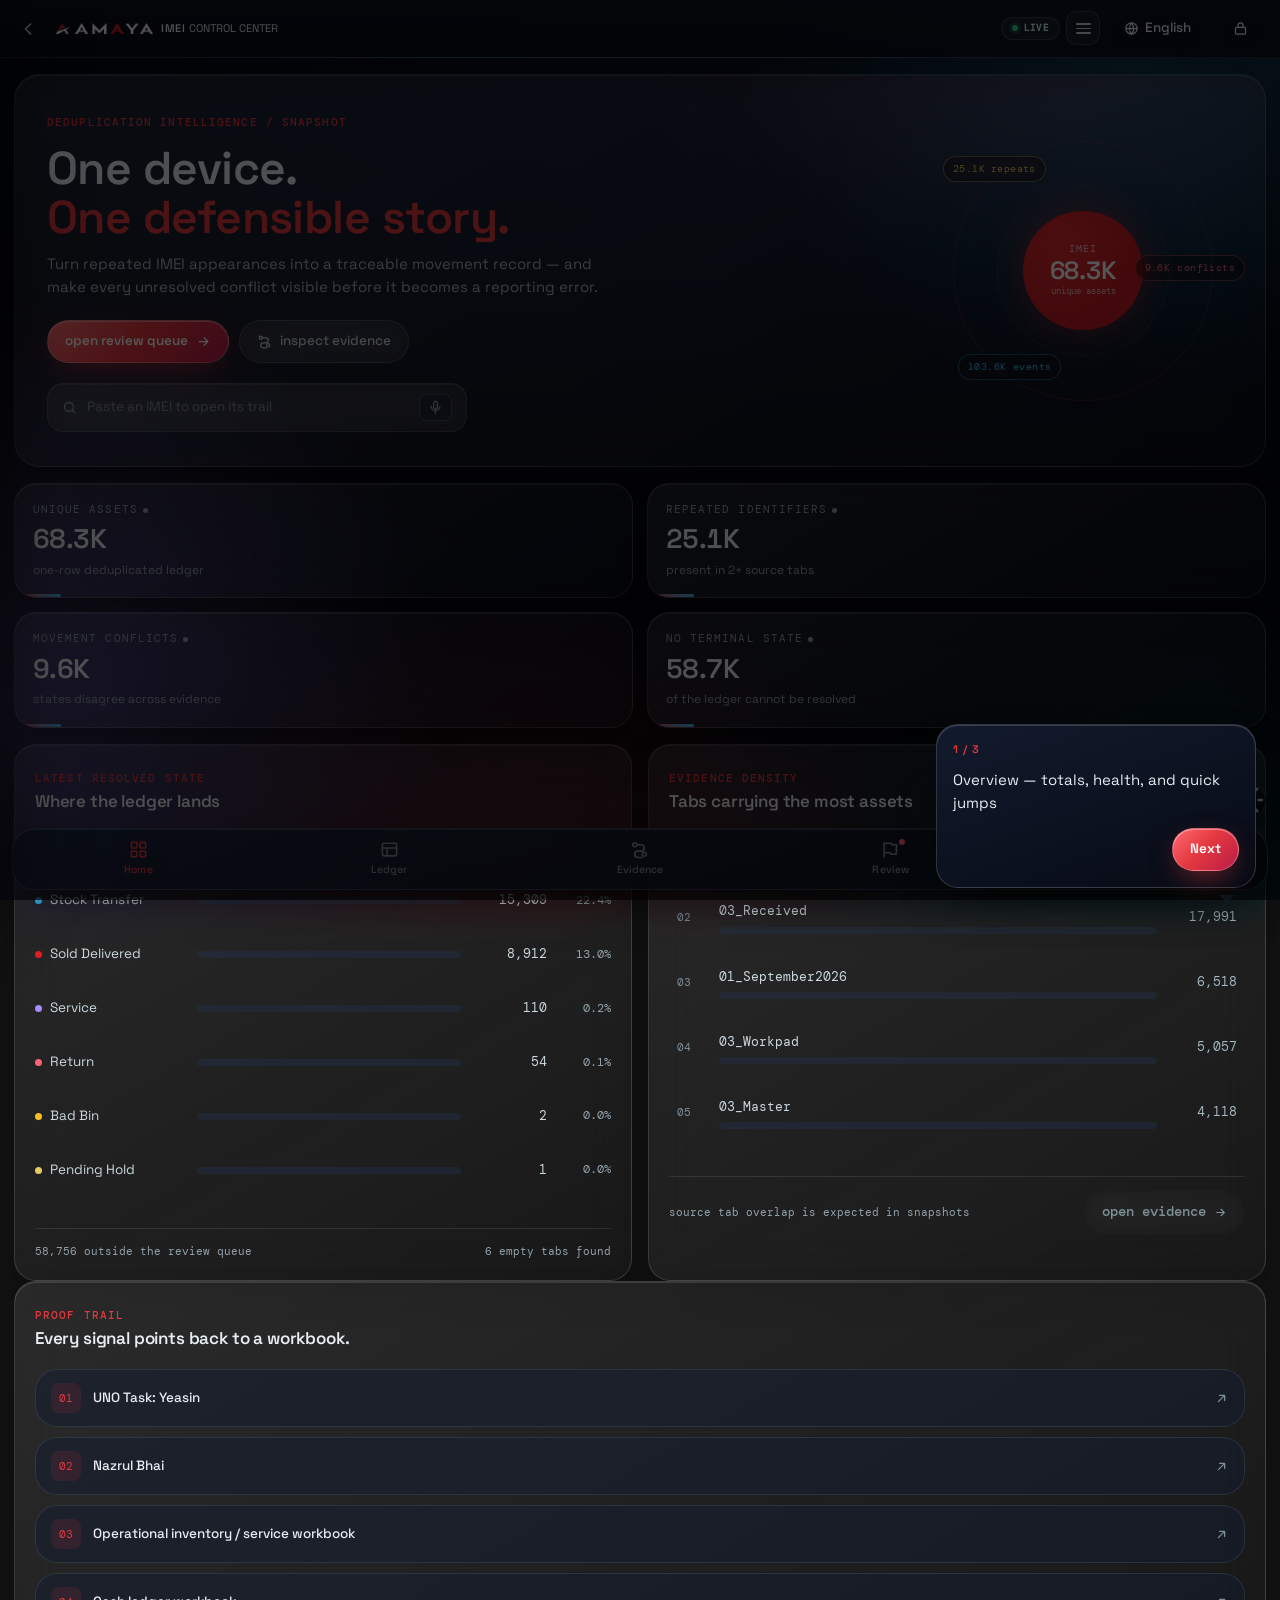
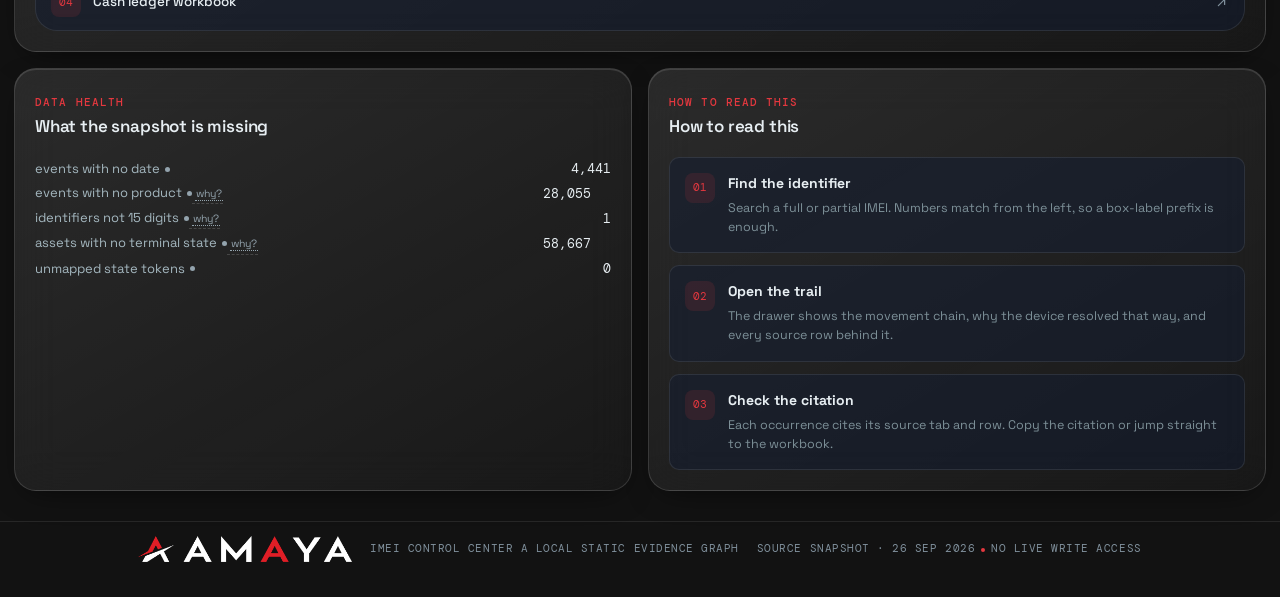
<file: index.html>
<!doctype html>
<html lang="en">
  <head>
    <!-- imei-csp: injected by scripts/inject-csp.mjs from server/header-policy.json.
         Present so hosts that cannot set response headers still enforce the policy.
         WEAKER than the header form: frame-ancestors, report-uri, sandbox are ignored in a meta tag. -->
    <meta http-equiv="Content-Security-Policy" content="default-src 'self'; img-src 'self' data:; style-src 'self' 'unsafe-inline'; script-src 'self'; connect-src 'self'; worker-src 'self'; base-uri 'none'; form-action 'none'" data-imei-csp />
    <meta charset="UTF-8" />
    <!-- No maximum-scale: pinning zoom blocks users who rely on magnification. -->
    <meta name="viewport" content="width=device-width, initial-scale=1.0" />
    <!-- The plate, not --bg: the OS chrome sits above the app, and a splash of
         the same colour as the page leaves the two regions indistinguishable. -->
    <meta name="theme-color" content="#0b0f14" />
    <meta
      name="description"
      content="AMAYA Industries IMEI Control Center: interactive IMEI deduplication, asset movement evidence, and conflict review."
    />
    <title>IMEI Control Center — AMAYA Industries</title>
    <!-- Installability (Windows/Edge/Chrome, Android/Chrome) and standalone display. -->
    <link rel="manifest" href="/manifest.webmanifest" />
    <link rel="icon" type="image/svg+xml" href="/icons/icon.svg" />
    <link rel="apple-touch-icon" href="/icons/icon-192.png" />
    <!-- Fonts are vendored, not fetched from a CDN: this app has to work with no
         network, and a request to fonts.googleapis.com on every load would tell a
         third party that a device-inventory tool was opened, and from where.
         Regenerate with `npm run fonts`. -->
    <link rel="preload" href="/fonts/space-grotesk-500-latin.woff2" as="font" type="font/woff2" crossorigin />
    <link rel="preload" href="/fonts/dm-mono-400-latin.woff2" as="font" type="font/woff2" crossorigin />
    <link rel="stylesheet" href="/fonts/fonts.css" />
    <script type="module" crossorigin src="/assets/index-DPmNGgo9.js"></script>
    <link rel="stylesheet" crossorigin href="/assets/index-P2bQqE--.css">
    <link rel="stylesheet" href="/assets/amaya-glass-58bed1277d.css">
    <script defer src="/assets/amaya-glass-05f277ba77.js"></script>
  </head>
  <body>
    <div id="root"></div>
  </body>
</html>
</file>
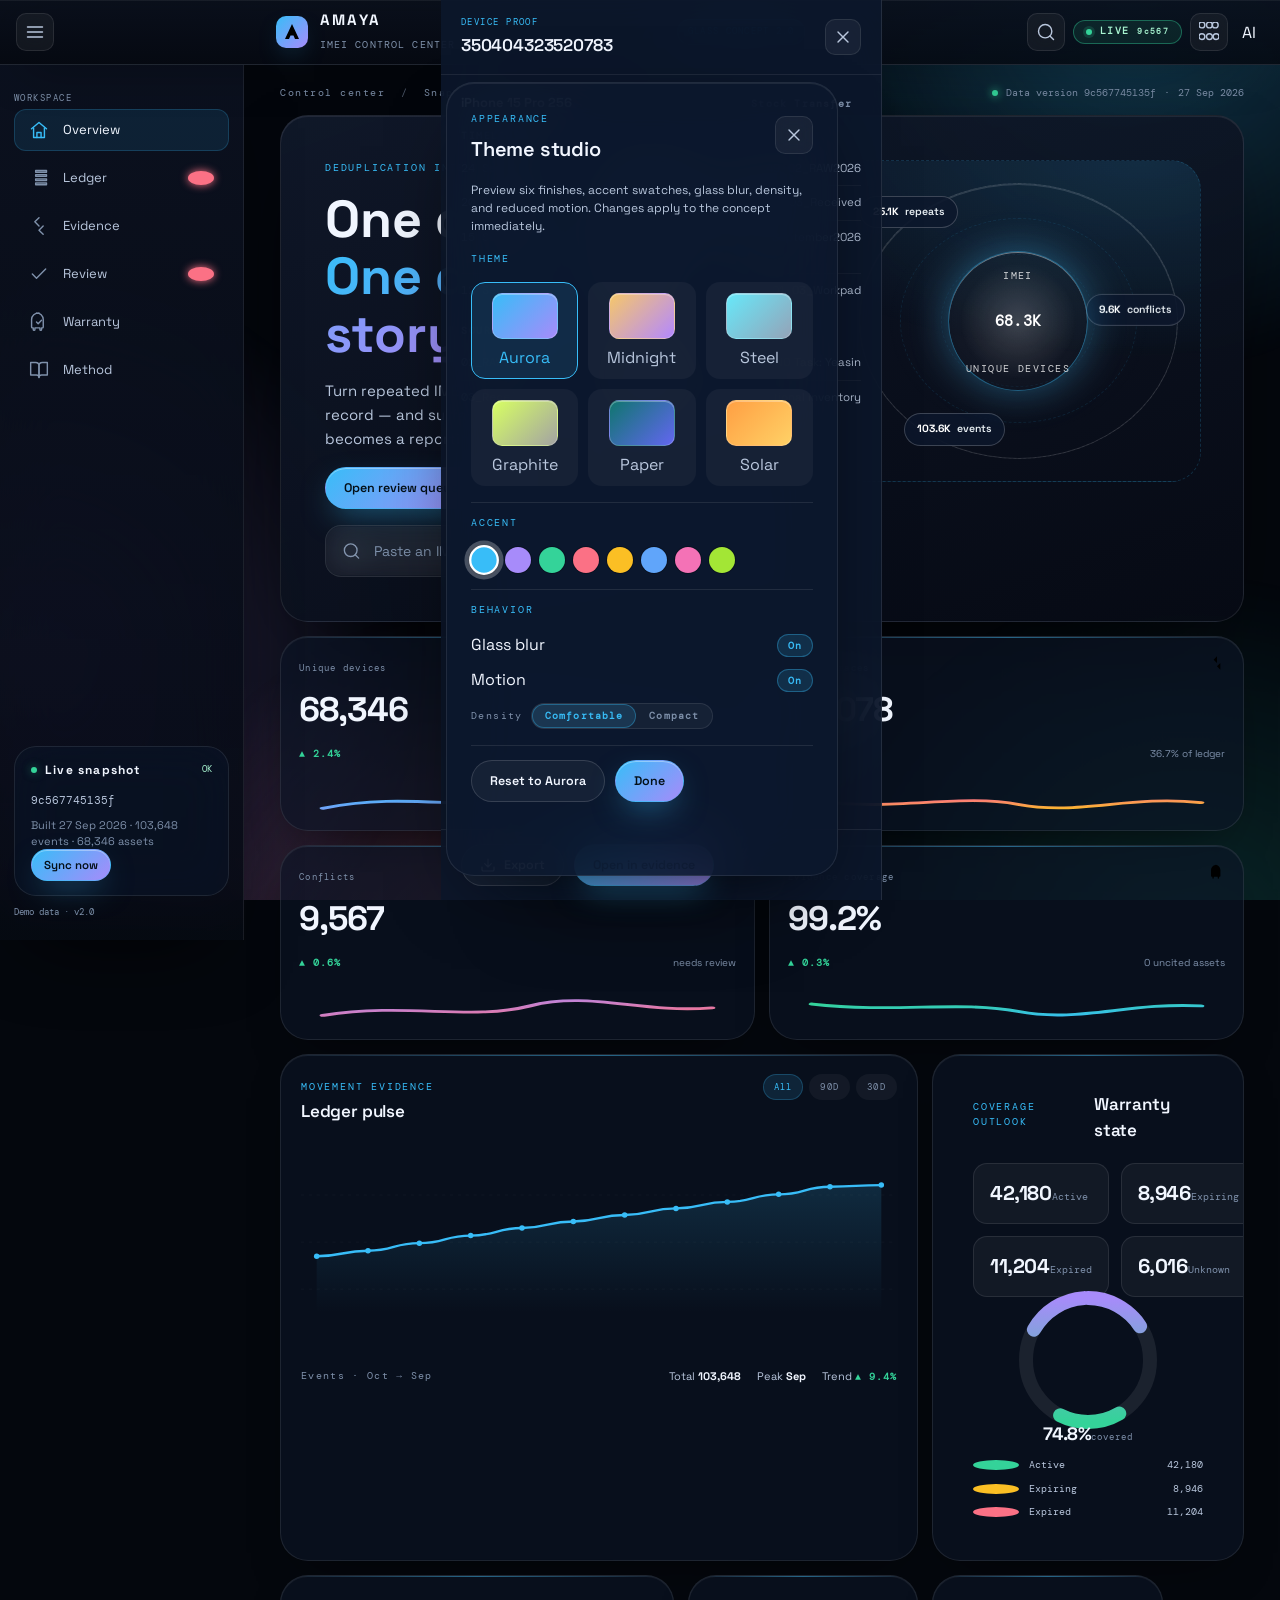
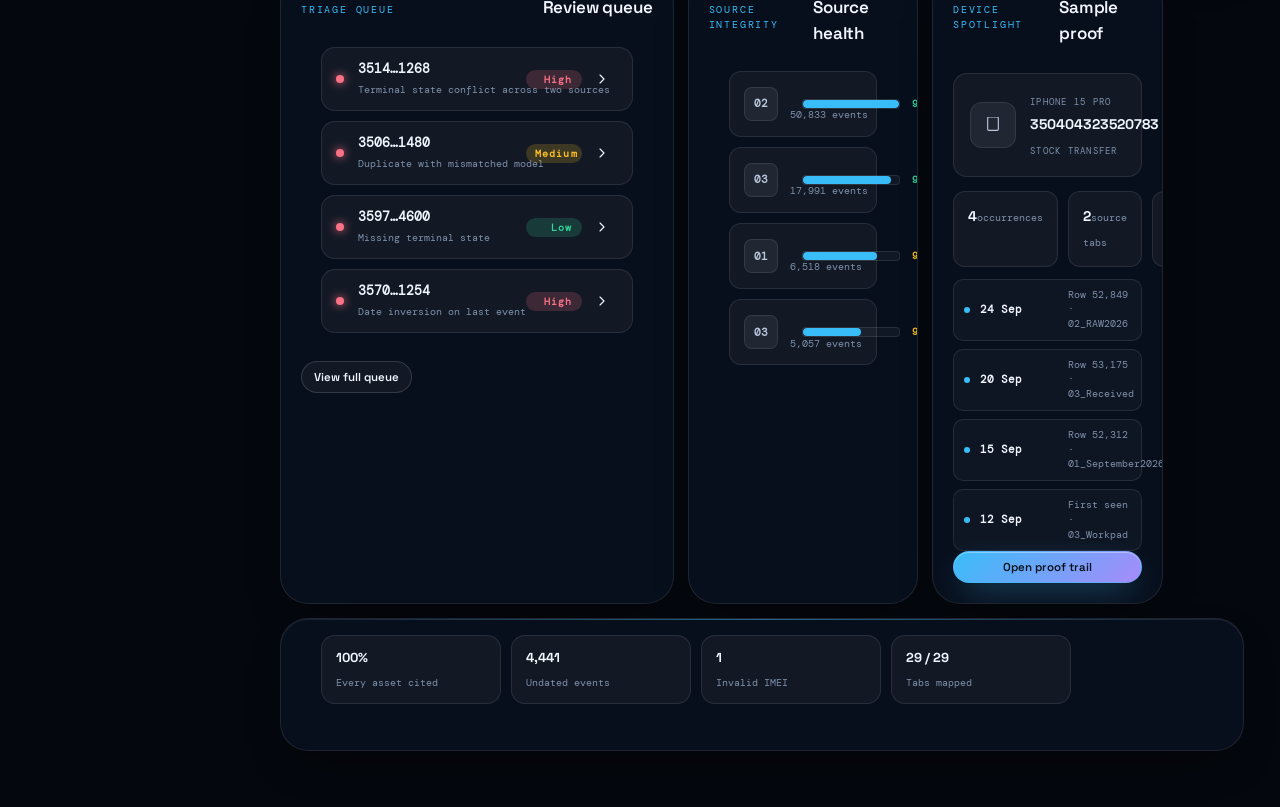
<file: amaya-glass-demo.html>
<!doctype html>
<html lang="en" data-theme="aurora" data-blur="on" data-motion="on" data-density="comfortable">
<head>
  <meta charset="UTF-8" />
  <meta name="viewport" content="width=device-width, initial-scale=1, viewport-fit=cover" />
  <meta name="theme-color" content="#04070d" />
  <meta name="description" content="AMAYA IMEI Control Center glass concept: themes, cards, ledger, evidence, review, and warranty." />
  <title>AMAYA IMEI Control Center — Glass Concept</title>
  <style>:root {
  color-scheme: dark;
  --font-sans: "Space Grotesk", "Avenir Next", "Segoe UI", system-ui, sans-serif;
  --font-mono: "DM Mono", ui-monospace, SFMono-Regular, Menlo, monospace;
  --radius-xl: 28px;
  --radius-lg: 22px;
  --radius-md: 16px;
  --radius-sm: 12px;
  --topbar-h: 64px;
  --sidebar-w: 244px;
  --accent: #38bdf8;
  --accent-rgb: 56,189,248;
  --accent-2: #a78bfa;
  --accent-2-rgb: 167,139,250;
  --danger: #fb7185;
  --danger-rgb: 251,113,133;
  --success: #34d399;
  --success-rgb: 52,211,153;
  --warning: #fbbf24;
  --warning-rgb: 251,191,36;
  --bg0: #04070d;
  --bg1: #07111f;
  --bg2: #0b172b;
  --text: #f1f6ff;
  --text-2: #b9c7dd;
  --text-3: #7f91ab;
  --text-4: #5d6f89;
  --line: rgba(255,255,255,.09);
  --line-strong: rgba(255,255,255,.16);
  --glass: rgba(12,22,40,.62);
  --glass-strong: rgba(13,24,44,.9);
  --glass-soft: rgba(255,255,255,.045);
  --shadow: 0 30px 80px -34px rgba(0,0,0,.9), inset 0 1px 0 rgba(255,255,255,.08);
  --shadow-soft: 0 18px 50px -26px rgba(0,0,0,.8), inset 0 1px 0 rgba(255,255,255,.06);
  --blur: 24px;
  --grid-line: rgba(255,255,255,.035);
  --btn-ink: #041018;
}

html {
  line-height: 1.55;
  -webkit-tap-highlight-color: transparent;
}

body {
  margin: 0;
  font-family: var(--font-sans);
  color: var(--text);
  background: var(--bg0);
  overscroll-behavior-y: none;
  min-height: 100dvh;
}

button, input, select, textarea {
  font-family: inherit;
  font-size: inherit;
  color: inherit;
  border: none;
  background: transparent;
  outline: none;
}

a {
  color: inherit;
  text-decoration: none;
}

img, svg {
  display: block;
  max-width: 100%;
  height: auto;
}

.sr-only {
  position: absolute;
  width: 1px;
  height: 1px;
  padding: 0;
  margin: -1px;
  overflow: hidden;
  clip: rect(0,0,0,0);
  border: 0;
}

.focus-visible:focus-visible {
  outline: 2px solid var(--accent);
  outline-offset: 3px;
}

.sprite {
  position: absolute;
  width: 0;
  height: 0;
  overflow: hidden;
  pointer-events: none;
  user-select: none;
}

.icon {
  width: 20px;
  height: 20px;
  fill: none;
  stroke: currentColor;
  stroke-width: 1.7;
  stroke-linecap: round;
  stroke-linejoin: round;
  flex: none;
}

.icon-sm {
  width: 16px;
  height: 16px;
}

.icon-lg {
  width: 24px;
  height: 24px;
}

.app {
  min-height: 100dvh;
  display: grid;
  grid-template-columns: var(--sidebar-w) minmax(0,1fr);
  grid-template-rows: var(--topbar-h) 1fr;
  grid-template-areas: "top top" "side main";
}

.nav-scrim {
  position: fixed;
  inset: 0;
  z-index: 55;
  background: rgba(3,6,12,.45);
  backdrop-filter: blur(6px);
  opacity: 0;
  pointer-events: none;
  transition: opacity .22s ease;
}

.nav-scrim.show {
  opacity: 1;
  pointer-events: auto;
}

.topbar {
  grid-area: top;
  position: sticky;
  top: 0;
  z-index: 60;
  display: flex;
  align-items: center;
  justify-content: space-between;
  gap: 12px;
  padding: env(safe-area-inset-top, 0) 18px env(safe-area-inset-top, 0) 16px;
  height: calc(var(--topbar-h) + env(safe-area-inset-top, 0));
  background: linear-gradient(180deg, rgba(10,16,28,.94), rgba(6,10,18,.9));
  -webkit-backdrop-filter: blur(26px) saturate(170%);
  backdrop-filter: blur(26px) saturate(170%);
  border-bottom: 1px solid var(--line);
  box-shadow: var(--shadow-soft);
}

.topbar .app-shell {
  background: transparent !important;
}

.brand {
  display: inline-flex;
  align-items: center;
  gap: 12px;
  min-width: 0;
}

.brand-mark {
  width: 32px;
  height: 32px;
  flex: none;
  border-radius: 10px;
  background: linear-gradient(135deg, var(--accent), var(--accent-2));
  color: #061018;
  font-weight: 700;
  font-size: 15px;
  letter-spacing: .02em;
  box-shadow: 0 10px 24px -10px rgba(var(--accent-rgb), .55);
  display: grid;
  place-items: center;
}

.brand-copy {
  min-width: 0;
}

.brand strong {
  font-size: 15px;
  letter-spacing: .16em;
  text-transform: uppercase;
  display: block;
}

.brand-sub {
  font-family: var(--font-mono);
  font-size: 9.5px;
  letter-spacing: .12em;
  color: var(--text-3);
  white-space: nowrap;
  overflow: hidden;
  text-overflow: ellipsis;
}

.concept-pill {
  font-family: var(--font-mono);
  font-size: 9px;
  letter-spacing: .14em;
  padding: 5px 10px;
  border-radius: 999px;
  border: 1px solid rgba(var(--accent-rgb), .28);
  background: rgba(var(--accent-rgb), .1);
  color: var(--accent);
  flex: none;
}

.top-actions {
  display: flex;
  align-items: center;
  gap: 8px;
}

.icon-btn {
  width: 38px;
  height: 38px;
  flex: none;
  border-radius: 10px;
  border: 1px solid var(--line);
  background: rgba(255,255,255,.05);
  -webkit-backdrop-filter: blur(14px);
  backdrop-filter: blur(14px);
  color: var(--text-2);
  cursor: pointer;
  transition: transform .15s ease, background .15s ease, border-color .15s ease;
  display: grid;
  place-items: center;
}

.icon-btn:active {
  transform: scale(.96);
}

.status-pill {
  display: inline-flex;
  align-items: center;
  gap: 8px;
  padding: 6px 12px;
  border-radius: 999px;
  border: 1px solid rgba(var(--success-rgb), .4);
  background: rgba(var(--success-rgb), .1);
  color: #a7f3d0;
  font-family: var(--font-mono);
  font-size: 9.5px;
  font-weight: 600;
  letter-spacing: .14em;
  line-height: 1;
  cursor: pointer;
  transition: border-color .2s ease, background .2s ease;
}

.status-pill i {
  width: 6px;
  height: 6px;
  border-radius: 50%;
  background: #34d399;
  box-shadow: 0 0 0 3px rgba(52,211,153,.16);
  animation: amaya-pulse 2.4s ease-in-out infinite;
}

.sidebar {
  grid-area: side;
  position: sticky;
  top: calc(var(--topbar-h));
  height: calc(100vh - var(--topbar-h));
  display: flex;
  flex-direction: column;
  padding: 20px 14px;
  gap: 18px;
  background: linear-gradient(180deg, rgba(12,18,32,.92), rgba(6,10,18,.86));
  -webkit-backdrop-filter: blur(26px) saturate(170%);
  backdrop-filter: blur(26px) saturate(170%);
  border-right: 1px solid rgba(255,255,255,.08);
  box-shadow: var(--shadow);
  z-index: 45;
}

.side-label {
  font-family: var(--font-mono);
  font-size: 9px;
  letter-spacing: .16em;
  text-transform: uppercase;
  color: var(--text-3);
}

.side-nav {
  display: flex;
  flex-direction: column;
  gap: 6px;
}

.nav-item {
  width: 100%;
  display: flex;
  align-items: center;
  gap: 14px;
  padding: 10px 14px;
  border-radius: 12px;
  border: 1px solid transparent;
  color: var(--text-2);
  font-size: 13px;
  font-weight: 500;
  text-align: left;
  cursor: pointer;
  transition: background .18s ease, border-color .18s ease, color .18s ease;
}

.nav-item svg {
  color: var(--text-3);
}

.nav-item.active {
  color: var(--text);
  border-color: rgba(var(--accent-rgb), .2);
  background: rgba(var(--accent-rgb), .1);
}

.nav-item.active svg {
  color: var(--accent);
}

.nav-item .badge {
  margin-left: auto;
  width: 8px;
  height: 8px;
  border-radius: 50%;
  background: var(--danger);
  box-shadow: 0 0 8px var(--danger);
}

.side-bottom {
  margin-top: auto;
  display: flex;
  flex-direction: column;
  gap: 10px;
}

.side-card {
  border-radius: var(--radius-lg);
  border: 1px solid var(--line);
  background: var(--glass);
  -webkit-backdrop-filter: blur(var(--blur)) saturate(150%);
  backdrop-filter: blur(var(--blur)) saturate(150%);
  padding: 14px 16px;
}

.side-card-top {
  display: flex;
  align-items: center;
  gap: 8px;
  margin-bottom: 8px;
}

.live-dot {
  width: 6px;
  height: 6px;
  border-radius: 50%;
  background: #34d399;
  box-shadow: 0 0 8px rgba(52,211,153,.5);
}

.side-card-top b {
  font-size: 12px;
  letter-spacing: .1em;
}

.side-ok {
  margin-left: auto;
  font-family: var(--font-mono);
  font-size: 9px;
  color: #a7f3d0;
}

.side-card code {
  font-family: var(--font-mono);
  font-size: 11px;
  color: var(--text-2);
  word-break: break-all;
}

.side-card p {
  margin: 6px 0 0;
  font-size: 11px;
  color: var(--text-3);
  line-height: 1.4;
}

.side-foot {
  font-family: var(--font-mono);
  font-size: 9px;
  color: var(--text-3);
}

.main {
  grid-area: main;
  padding: 22px clamp(18px, 3vw, 36px) 56px clamp(18px, 3vw, 36px);
  overflow-x: hidden;
}

.content {
  max-width: 1440px;
  margin: 0 auto;
  width: 100%;
}

.view {
  display: none;
}

.view.active {
  display: block;
  animation: fadeUp .5s ease both;
}

.view-head {
  display: flex;
  align-items: end;
  justify-content: space-between;
  gap: 14px;
  padding-bottom: 20px;
}

.eyebrow {
  font-family: var(--font-mono);
  font-size: 10px;
  letter-spacing: .18em;
  text-transform: uppercase;
  color: var(--accent);
  margin: 0 0 6px;
}

.view-head h1 {
  margin: 0 0 6px;
  font-size: clamp(30px, 4vw, 40px);
  letter-spacing: -.02em;
  font-weight: 600;
}

.view-head p {
  margin: 0;
  color: var(--text-2);
  font-size: 14.5px;
  line-height: 1.55;
  max-width: 620px;
}

.btn {
  display: inline-flex;
  align-items: center;
  justify-content: center;
  gap: 8px;
  height: 42px;
  padding: 0 18px;
  border-radius: 999px;
  border: 1px solid var(--line);
  background: var(--glass-soft);
  color: var(--text);
  font-size: 12.5px;
  font-weight: 600;
  cursor: pointer;
  transition: transform .15s ease, border-color .15s ease, background .15s ease, box-shadow .15s ease;
}

.btn:active {
  transform: scale(.97);
}

.btn-primary {
  background: linear-gradient(135deg, var(--accent), var(--accent-2));
  color: var(--btn-ink);
  border-color: rgba(var(--accent-rgb), .3);
  box-shadow: 0 12px 32px -10px rgba(var(--accent-rgb), .55), inset 0 1px 0 rgba(255,255,255,.35);
}

.btn-primary:hover {
  box-shadow: 0 16px 40px -10px rgba(var(--accent-rgb), .65), inset 0 1px 0 rgba(255,255,255,.4);
}

.btn-sm {
  height: 32px;
  padding: 0 12px;
  font-size: 11.5px;
}

.btn-outline {
  border-color: rgba(255,255,255,.14);
}

.btn-ghost {
  background: transparent;
  border-color: transparent;
}

.btn-ghost:hover {
  background: rgba(255,255,255,.06);
  border-color: rgba(255,255,255,.1);
}

.card {
  position: relative;
  border-radius: var(--radius-xl);
  border: 1px solid var(--line);
  background: var(--glass);
  -webkit-backdrop-filter: blur(var(--blur)) saturate(150%);
  backdrop-filter: blur(var(--blur)) saturate(150%);
  box-shadow: var(--shadow-soft);
  overflow: hidden;
}

.card::before {
  content: "";
  position: absolute;
  inset: 0 0 auto 0;
  height: 1px;
  background: linear-gradient(90deg, transparent, rgba(var(--accent-rgb), .45), transparent);
  pointer-events: none;
}

.card-head {
  display: flex;
  align-items: baseline;
  justify-content: space-between;
  gap: 10px;
  padding: 18px 20px 8px;
}

.card-head h3 {
  margin: 0;
  font-size: 17px;
  font-weight: 600;
  letter-spacing: -.01em;
}

.card-sub {
  font-family: var(--font-mono);
  font-size: 9px;
  letter-spacing: .12em;
  color: var(--text-3);
}

.card-body {
  padding: 0 20px 20px;
}

.card-action {
  margin-top: 12px;
  font-family: var(--font-mono);
  font-size: 11px;
  letter-spacing: .12em;
  color: var(--accent);
  cursor: pointer;
}

.card-action:hover {
  text-decoration: underline;
}

.metric-grid {
  display: grid;
  grid-template-columns: repeat(2, 1fr);
  gap: 14px;
}

.metric-card {
  display: flex;
  flex-direction: column;
  gap: 10px;
  padding: 18px;
  min-height: 150px;
}

.metric-top {
  display: flex;
  align-items: baseline;
  justify-content: space-between;
}

.metric-label {
  font-family: var(--font-mono);
  font-size: 9px;
  letter-spacing: .14em;
  color: var(--text-3);
  line-height: 1.2;
}

.metric-value {
  font-size: clamp(26px, 3vw, 34px);
  font-weight: 700;
  letter-spacing: -.03em;
}

.metric-foot {
  display: flex;
  align-items: center;
  gap: 10px;
  margin-top: auto;
}

.delta {
  font-family: var(--font-mono);
  font-size: 10px;
  font-weight: 700;
  letter-spacing: .1em;
  display: inline-flex;
  align-items: center;
  gap: 4px;
}

.delta.up {
  color: var(--success);
}

.metric-note {
  font-size: 10px;
  color: var(--text-3);
  margin-left: auto;
}

.spark {
  width: 100%;
  height: 32px;
  margin-top: 8px;
  overflow: visible;
}

.amaya-live {
  display: inline-flex;
  align-items: center;
  gap: 6px;
  flex: none;
  padding: 6px 10px;
  border-radius: 999px;
  border: 1px solid rgba(255,255,255,.14);
  background: rgba(255,255,255,.06);
  -webkit-backdrop-filter: blur(14px) saturate(170%);
  backdrop-filter: blur(14px) saturate(170%);
  color: #d1fae5;
  font-family: var(--font-mono);
  font-size: 9px;
  font-weight: 600;
  letter-spacing: .14em;
  line-height: 1;
  cursor: pointer;
}

.amaya-live b {
  font-weight: 600;
}

.tag {
  font-family: var(--font-mono);
  font-size: 8.5px;
  letter-spacing: .12em;
  padding: 2px 8px;
  border-radius: 999px;
  border: 1px solid var(--line);
  background: rgba(255,255,255,.04);
  color: var(--text-2);
}

.badge {
  font-family: var(--font-mono);
  font-size: 9px;
  font-weight: 700;
  letter-spacing: .12em;
  padding: 3px 9px;
  border-radius: 999px;
}

.badge.stock { background: rgba(56,189,248,.14); border-color: rgba(56,189,248,.4); color: #38bdf8; }
.badge.sold { background: rgba(52,211,153,.14); border-color: rgba(52,211,153,.4); color: #34d399; }
.badge.service { background: rgba(251,191,36,.14); border-color: rgba(251,191,36,.4); color: #fbbf24; }
.badge.return { background: rgba(167,139,250,.14); border-color: rgba(167,139,250,.4); color: #a78bfa; }
.badge.unknown { background: rgba(127,145,171,.14); border-color: rgba(127,145,171,.4); color: #7f91ab; }
.badge.high { background: rgba(251,113,133,.18); border-color: rgba(251,113,133,.45); color: #fb7185; }
.badge.medium { background: rgba(251,191,36,.18); border-color: rgba(251,191,36,.45); color: #fbbf24; }
.badge.low { background: rgba(52,211,153,.18); border-color: rgba(52,211,153,.45); color: #34d399; }

.search-box {
  position: relative;
  width: 100%;
}

.search-input {
  width: 100%;
  height: 46px;
  padding: 0 16px 0 44px;
  border-radius: 14px;
  border: 1px solid var(--line);
  background: var(--glass-soft);
  color: var(--text);
  font-size: 13.5px;
  -webkit-backdrop-filter: blur(14px);
  backdrop-filter: blur(14px);
  transition: border-color .18s ease, box-shadow .18s ease;
}

.search-input::placeholder {
  color: var(--text-3);
}

.search-input:focus {
  border-color: rgba(var(--accent-rgb), .55);
  box-shadow: 0 0 0 4px rgba(var(--accent-rgb), .14);
}

.search-icon {
  position: absolute;
  left: 14px;
  top: 50%;
  transform: translateY(-50%);
  width: 18px;
  height: 18px;
  color: var(--text-3);
}

.kbd {
  position: absolute;
  right: 12px;
  top: 50%;
  transform: translateY(-50%);
  font-family: var(--font-mono);
  font-size: 9px;
  color: var(--text-3);
  letter-spacing: .1em;
}

.dock {
  position: fixed;
  left: 50%;
  bottom: env(safe-area-inset-bottom, 0);
  transform: translateX(-50%);
  height: 70px;
  padding: 8px 10px 8px env(safe-area-inset-bottom, 0);
  z-index: 80;
  display: flex;
  align-items: center;
  justify-content: center;
  gap: 6px;
  border-radius: 22px;
  border: 1px solid rgba(255,255,255,.14);
  background: var(--glass-strong);
  -webkit-backdrop-filter: blur(28px) saturate(175%);
  backdrop-filter: blur(28px) saturate(175%);
  box-shadow: var(--shadow);
}

.dock-item {
  display: flex;
  flex-direction: column;
  align-items: center;
  gap: 4px;
  padding: 8px 6px;
  border-radius: 12px;
  border: 1px solid transparent;
  color: var(--text-3);
  font-size: 8px;
  font-weight: 600;
  letter-spacing: .08em;
  cursor: pointer;
  transition: background .2s ease, color .2s ease, border-color .2s ease;
  white-space: nowrap;
}

.dock-item.active {
  color: var(--accent);
  background: rgba(var(--accent-rgb), .12);
  border-color: rgba(var(--accent-rgb), .25);
}

.dock-item svg {
  color: var(--text-3);
}

.dock-item.active svg {
  color: var(--accent);
}

.overlay-backdrop {
  position: fixed;
  inset: 0;
  z-index: 85;
  background: rgba(3,6,12,.55);
  backdrop-filter: blur(10px) saturate(140%);
  opacity: 0;
  pointer-events: none;
  transition: opacity .25s ease;
}

.overlay-backdrop.show {
  opacity: 1;
  pointer-events: auto;
}

html.lock, body.lock {
  overflow: hidden;
}

@keyframes amaya-pulse {
  0%,100% { opacity: 1; transform: scale(1); }
  50% { opacity: .55; transform: scale(.82); }
}

@keyframes fadeUp {
  from { opacity: 0; transform: translateY(14px); }
  to { opacity: 1; transform: translateY(0); }
}

@media (prefers-reduced-motion: reduce) {
  .status-pill i { animation: none !important; }
  .view.active { animation: none; }
}

@font-face {
  font-family: 'Space Grotesk';
  font-style: normal;
  font-weight: 400;
  font-display: swap;
  src: url([data-uri]) format('woff2');
  unicode-range: U+0000-00FF, U+0131, U+0152-0153, U+02BB-02BC, U+02C6, U+02DA, U+02DC, U+0304, U+0308, U+0329, U+2000-206F, U+20AC, U+2122, U+2191, U+2193, U+2212, U+2215, U+FEFF, U+FFFD;
}

@font-face {
  font-family: 'Space Grotesk';
  font-style: normal;
  font-weight: 600;
  font-display: swap;
  src: url([data-uri]) format('woff2');
  unicode-range: U+0000-00FF, U+0131, U+0152-0153, U+02BB-02BC, U+02C6, U+02DA, U+02DC, U+0304, U+0308, U+0329, U+2000-206F, U+20AC, U+2122, U+2191, U+2193, U+2212, U+2215, U+FEFF, U+FFFD;
}

@font-face {
  font-family: 'Space Grotesk';
  font-style: normal;
  font-weight: 700;
  font-display: swap;
  src: url([data-uri]) format('woff2');
  unicode-range: U+0000-00FF, U+0131, U+0152-0153, U+02BB-02BC, U+02C6, U+02DA, U+02DC, U+0304, U+0308, U+0329, U+2000-206F, U+20AC, U+2122, U+2191, U+2193, U+2212, U+2215, U+FEFF, U+FFFD;
}

@font-face {
  font-family: 'DM Mono';
  font-style: normal;
  font-weight: 400;
  font-display: swap;
  src: url([data-uri]) format('woff2');
  unicode-range: U+0000-00FF, U+0131, U+0152-0153, U+02BB-02BC, U+02C6, U+02DA, U+02DC, U+0304, U+0308, U+0329, U+2000-206F, U+20AC, U+2122, U+2191, U+2193, U+2212, U+2215, U+FEFF, U+FFFD;
}
html[data-theme="midnight"] {
  --bg0: #070512;
  --bg1: #0f0a22;
  --bg2: #18102e;
  --accent: #f6c76a;
  --accent-rgb: 246,199,106;
  --accent-2: #b388ff;
  --accent-2-rgb: 179,136,255;
  --danger: #fb7185;
  --danger-rgb: 251,113,133;
  --success: #34d399;
  --success-rgb: 52,211,153;
  --warning: #fbbf24;
  --warning-rgb: 251,191,36;
  --text: #f3eaff;
  --text-2: #cbb8e8;
  --text-3: #9a86c4;
  --text-4: #6d5b91;
  --line: rgba(255,255,255,.1);
  --line-strong: rgba(255,255,255,.18);
  --glass: rgba(13,8,24,.62);
  --glass-strong: rgba(14,10,26,.9);
  --glass-soft: rgba(255,255,255,.04);
  --shadow: 0 30px 80px -34px rgba(0,0,0,.92), inset 0 1px 0 rgba(255,255,255,.06);
  --shadow-soft: 0 18px 50px -26px rgba(0,0,0,.82), inset 0 1px 0 rgba(255,255,255,.05);
  --btn-ink: #1a0f00;
}

html[data-theme="steel"] {
  --bg0: #060b0e;
  --bg1: #0b151a;
  --bg2: #102029;
  --accent: #67e8f9;
  --accent-rgb: 103,232,249;
  --accent-2: #94a3b8;
  --accent-2-rgb: 148,163,184;
  --danger: #f87171;
  --danger-rgb: 248,113,113;
  --success: #34d399;
  --success-rgb: 52,211,153;
  --warning: #fbbf24;
  --warning-rgb: 251,191,36;
  --text: #f0fdfa;
  --text-2: #99d6e2;
  --text-3: #6aa8b4;
  --text-4: #4b7380;
  --line: rgba(255,255,255,.1);
  --line-strong: rgba(255,255,255,.18);
  --glass: rgba(11,18,26,.62);
  --glass-strong: rgba(12,20,28,.9);
  --glass-soft: rgba(255,255,255,.04);
  --shadow: 0 30px 80px -34px rgba(0,0,0,.9), inset 0 1px 0 rgba(255,255,255,.06);
  --shadow-soft: 0 18px 50px -26px rgba(0,0,0,.8), inset 0 1px 0 rgba(255,255,255,.05);
  --btn-ink: #02141a;
}

html[data-theme="graphite"] {
  --bg0: #08090a;
  --bg1: #0f1113;
  --bg2: #171a1d;
  --accent: #d7ff63;
  --accent-rgb: 215,255,99;
  --accent-2: #a3a3a3;
  --accent-2-rgb: 163,163,163;
  --danger: #ff6b6b;
  --danger-rgb: 255,107,107;
  --success: #a3e635;
  --success-rgb: 163,230,53;
  --warning: #fbbf24;
  --warning-rgb: 251,191,36;
  --text: #f5f5f4;
  --text-2: #c7c7c7;
  --text-3: #949494;
  --text-4: #6e6e6e;
  --line: rgba(255,255,255,.1);
  --line-strong: rgba(255,255,255,.18);
  --glass: rgba(11,12,13,.62);
  --glass-strong: rgba(12,14,15,.9);
  --glass-soft: rgba(255,255,255,.035);
  --shadow: 0 30px 80px -34px rgba(0,0,0,.92), inset 0 1px 0 rgba(255,255,255,.04);
  --shadow-soft: 0 18px 50px -26px rgba(0,0,0,.82), inset 0 1px 0 rgba(255,255,255,.04);
  --btn-ink: #0c0e00;
}

html[data-theme="paper"] {
  color-scheme: light;
  --bg0: #eef3f9;
  --bg1: #f7f9fc;
  --bg2: #e6eef9;
  --accent: #0f766e;
  --accent-rgb: 15,118,110;
  --accent-2: #6366f1;
  --accent-2-rgb: 99,102,241;
  --danger: #dc2626;
  --danger-rgb: 220,38,38;
  --success: #059669;
  --success-rgb: 5,150,105;
  --warning: #d97706;
  --warning-rgb: 217,119,6;
  --text: #122033;
  --text-2: #43546a;
  --text-3: #718096;
  --text-4: #94a3b8;
  --line: rgba(15,23,42,.1);
  --line-strong: rgba(15,23,42,.16);
  --glass: rgba(255,255,255,.72);
  --glass-strong: rgba(255,255,255,.94);
  --glass-soft: rgba(15,23,42,.035);
  --shadow: 0 24px 60px -24px rgba(15,23,42,.28), inset 0 1px 0 rgba(255,255,255,.95);
  --shadow-soft: 0 14px 46px -20px rgba(15,23,42,.22), inset 0 1px 0 rgba(255,255,255,.9);
  --btn-ink: #fff;
}

html[data-theme="solar"] {
  --bg0: #0d0805;
  --bg1: #1a0e07;
  --bg2: #2a160a;
  --accent: #ff9f43;
  --accent-rgb: 255,159,67;
  --accent-2: #ffd166;
  --accent-2-rgb: 255,209,102;
  --danger: #ff5d5d;
  --danger-rgb: 255,93,93;
  --success: #34d399;
  --success-rgb: 52,211,153;
  --warning: #fbbf24;
  --warning-rgb: 251,191,36;
  --text: #fff4e8;
  --text-2: #f7c99e;
  --text-3: #d9a267;
  --text-4: #b3824b;
  --line: rgba(255,255,255,.1);
  --line-strong: rgba(255,255,255,.18);
  --glass: rgba(16,8,2,.62);
  --glass-strong: rgba(18,10,3,.9);
  --glass-soft: rgba(255,255,255,.04);
  --shadow: 0 30px 80px -34px rgba(0,0,0,.92), inset 0 1px 0 rgba(255,255,255,.05);
  --shadow-soft: 0 18px 50px -26px rgba(0,0,0,.82), inset 0 1px 0 rgba(255,255,255,.04);
  --btn-ink: #221000;
}

html[data-blur="off"] .topbar,
html[data-blur="off"] .sidebar,
html[data-blur="off"] .card,
html[data-blur="off"] .table-shell,
html[data-blur="off"] .drawer,
html[data-blur="off"] .modal-card,
html[data-blur="off"] .studio,
html[data-blur="off"] .search-box {
  -webkit-backdrop-filter: none !important;
  backdrop-filter: none !important;
}

html[data-density="compact"] .topbar { height: calc(54px + env(safe-area-inset-top, 0)); padding-top: env(safe-area-inset-top, 0); }
html[data-density="compact"] .sidebar { top: calc(54px); height: calc(100vh - 54px); padding: 14px 12px; }
html[data-density="compact"] .view-head h1 { font-size: clamp(24px, 3.6vw, 34px); }
html[data-density="compact"] .card-body { padding: 0 16px 16px; }
html[data-density="compact"] .metric-card { padding: 14px; min-height: 120px; }
html[data-density="compact"] .btn { height: 36px; padding: 0 14px; font-size: 11.5px; }
html[data-density="compact"] .nav-item { padding: 8px 12px; font-size: 12px; }

html[data-motion="off"] .status-pill i { animation: none !important; }
html[data-motion="off"] .ambient span { animation: none !important; }

body {
  background: radial-gradient(60% 50% at 80% -12%, rgba(var(--accent-rgb), .12), transparent 55%),
              radial-gradient(50% 45% at 20% 100%, rgba(var(--accent-2-rgb), .09), transparent 55%),
              var(--bg0);
  background-attachment: fixed;
}

.ambient {
  position: fixed;
  inset: 0;
  z-index: -1;
  pointer-events: none;
  overflow: hidden;
}

.ambient .orb {
  position: absolute;
  border-radius: 50%;
  opacity: .55;
  will-change: transform;
}

.orb-a {
  width: 70vmax;
  height: 70vmax;
  top: -36vmax;
  right: -24vmax;
  background: radial-gradient(circle at 50% 50%, rgba(56,189,248,.5), rgba(56,189,248,0) 62%);
  animation: driftA 26s ease-in-out infinite alternate;
}

.orb-b {
  width: 70vmax;
  height: 70vmax;
  top: 16vmax;
  left: -32vmax;
  background: radial-gradient(circle at 50% 50%, rgba(167,139,250,.46), rgba(167,139,250,0) 62%);
  animation: driftB 31s ease-in-out infinite alternate;
}

.orb-c {
  width: 70vmax;
  height: 70vmax;
  bottom: -42vmax;
  left: 4vmax;
  background: radial-gradient(circle at 50% 50%, rgba(251,113,133,.38), rgba(251,113,133,0) 62%);
  animation: driftC 24s ease-in-out infinite alternate;
}

.orb-d {
  width: 70vmax;
  height: 70vmax;
  top: 40vmax;
  right: -28vmax;
  background: radial-gradient(circle at 50% 50%, rgba(45,212,191,.3), rgba(45,212,191,0) 62%);
  animation: driftB 36s ease-in-out infinite alternate-reverse;
}

html[data-theme-light="true"] #amaya-aurora span { opacity: 0; }

html[data-theme="paper"] .orb-a,
html[data-theme="paper"] .orb-b,
html[data-theme="paper"] .orb-c,
html[data-theme="paper"] .orb-d { opacity: .35; }

html[data-theme="paper"] .topbar {
  background: linear-gradient(180deg, rgba(255,255,255,.98), rgba(255,255,255,.94)) !important;
  border-bottom-color: rgba(15,23,42,.1) !important;
}

html[data-theme="paper"] .sidebar {
  background: linear-gradient(180deg, rgba(255,255,255,.96), rgba(250,251,255,.92)) !important;
  border-right-color: rgba(15,23,42,.08) !important;
}

html[data-theme="paper"] .card,
html[data-theme="paper"] .drawer,
html[data-theme="paper"] .studio {
  background: rgba(255,255,255,.82) !important;
  border-color: rgba(15,23,42,.12) !important;
}

html[data-theme="paper"] .card::before {
  background: linear-gradient(90deg, transparent, rgba(15,118,110,.35), transparent);
}

html[data-theme="paper"] .brand-mark {
  color: #fff;
}

html[data-theme="paper"] .dock {
  background: rgba(255,255,255,.88) !important;
  border-color: rgba(15,23,42,.12) !important;
  color: #122033;
}

html[data-theme="paper"] .dock-item, html[data-theme="paper"] .dock-item svg {
  color: #43546a;
}

html[data-theme="paper"] .dock-item.active {
  background: rgba(15,118,110,.15);
  border-color: rgba(15,118,110,.35);
  color: #0f766e;
}

html[data-theme="paper"] .dock-item.active svg { color: #0f766e; }

html[data-theme="paper"] .text { color: #122033; }
html[data-theme="paper"] .text-2 { color: #43546a; }
html[data-theme="paper"] .text-3 { color: #718096; }

main { background: transparent; }

@keyframes driftA {
  from { transform: translate3d(0,0,0) scale(1); }
  to { transform: translate3d(-6vmax,7vmax,0) scale(1.12); }
}

@keyframes driftB {
  from { transform: translate3d(0,0,0) scale(1.05); }
  to { transform: translate3d(7vmax,-5vmax,0) scale(.94); }
}

@keyframes driftC {
  from { transform: translate3d(0,0,0) scale(.98); }
  to { transform: translate3d(5vmax,-8vmax,0) scale(1.1); }
}

.hero {
  position: relative;
  border-radius: var(--radius-xl);
  border: 1px solid var(--line);
  background: linear-gradient(160deg, rgba(18,27,46,.86), rgba(7,11,21,.9));
  -webkit-backdrop-filter: blur(var(--blur)) saturate(160%);
  backdrop-filter: blur(var(--blur)) saturate(160%);
  box-shadow: var(--shadow);
  overflow: hidden;
  display: grid;
  grid-template-columns: 1.2fr .9fr;
  gap: 26px;
  padding: clamp(26px, 3.5vw, 44px);
}

.hero-visual {
  position: relative;
  width: 100%;
  height: 320px;
  min-height: 260px;
  border-radius: 30px;
  background: radial-gradient(620px 280px at 84% 0%, rgba(var(--accent-rgb), .14), transparent 70%);
  border: 1px dashed rgba(var(--accent-rgb), .18);
  overflow: hidden;
}

.orbit {
  position: absolute;
  inset: 22px;
  border-radius: 50%;
  border: 1px solid rgba(255,255,255,.12);
  background: radial-gradient(60% 60% at 50% 50%, rgba(255,255,255,.06), transparent 70%);
  display: flex;
  align-items: center;
  justify-content: center;
  box-shadow: inset 0 1px 0 rgba(255,255,255,.14);
}

.orbit-ring {
  position: absolute;
  border-radius: 50%;
  pointer-events: none;
}

.orbit-core {
  position: relative;
  z-index: 3;
  width: 150px;
  height: 150px;
  border-radius: 50%;
  background: radial-gradient(circle at 50% 50%, rgba(255,255,255,.16), transparent 60%);
  border: 1px solid rgba(var(--accent-rgb), .45);
  box-shadow: 0 0 40px rgba(var(--accent-rgb), .35), inset 0 1px 0 rgba(255,255,255,.4);
  color: #fff;
  font-family: var(--font-mono);
  display: grid;
  place-items: center;
  transform: scale(.92);
}

.orbit-core b {
  font-size: 34px;
  line-height: 1;
  letter-spacing: -.02em;
}

.orbit-core span {
  font-size: 11px;
  opacity: .8;
  letter-spacing: .1em;
  text-transform: uppercase;
  margin-top: 2px;
}

.orbit-pill {
  position: absolute;
  z-index: 2;
  display: inline-flex;
  align-items: center;
  gap: 6px;
  padding: 7px 12px;
  border-radius: 999px;
  border: 1px solid rgba(255,255,255,.2);
  background: rgba(13,24,44,.82);
  -webkit-backdrop-filter: blur(16px);
  backdrop-filter: blur(16px);
  font-size: 10.5px;
  font-weight: 600;
  color: #e7eef2;
}

.orbit-pill b { color: #fff; }

.pill-repeats { top: 12px; left: 0; }
.pill-conflicts { right: -8px; top: 46%; transform: translateY(-50%); }
.pill-events { bottom: 12px; left: 14%; }

html[data-density="compact"] .hero { padding: 18px 20px; gap: 16px; }
html[data-density="compact"] .hero-visual { height: 250px; }

.hero-copy {
  display: flex;
  flex-direction: column;
  gap: 16px;
}

.hero-copy .eyebrow {
  margin: 0;
}

.hero-copy h1 {
  font-size: clamp(34px, 5vw, 52px);
  line-height: 1.1;
  margin: 0;
}

.hero-copy h1 span {
  background: linear-gradient(135deg, var(--accent), var(--accent-2));
  -webkit-background-clip: text;
  -webkit-text-fill-color: transparent;
  background-clip: text;
}

.hero-copy p {
  margin: 0;
  color: var(--text-2);
  font-size: 15px;
  line-height: 1.6;
}

.hero-actions {
  display: flex;
  gap: 10px;
  flex-wrap: wrap;
}

.hero-search {
  width: min(520px, 100%);
  height: 50px;
  display: flex;
  align-items: center;
  border-radius: 16px;
  border: 1px solid var(--line);
  background: var(--glass-soft);
  -webkit-backdrop-filter: blur(16px);
  backdrop-filter: blur(16px);
  overflow: hidden;
}

.hero-search .search-icon {
  left: 16px;
  width: 19px;
  height: 19px;
}

.hero-search input {
  height: 48px;
  padding: 0 18px 0 48px;
  font-size: 14px;
  border: none;
  background: transparent;
  color: var(--text);
  width: 100%;
}

.hero-search input::placeholder { color: var(--text-3); }

.overview-meta {
  display: flex;
  align-items: center;
  justify-content: space-between;
  gap: 14px;
  padding-bottom: 14px;
}

.crumb {
  font-family: var(--font-mono);
  font-size: 9.5px;
  letter-spacing: .16em;
  color: var(--text-3);
}

.crumb span {
  margin: 0 8px;
  opacity: .6;
}

.snapshot-note {
  display: flex;
  align-items: center;
  gap: 8px;
  font-family: var(--font-mono);
  font-size: 9.5px;
  color: var(--text-3);
}

.snapshot-note .dot {
  width: 6px;
  height: 6px;
  border-radius: 50%;
  background: var(--success);
  box-shadow: 0 0 8px var(--success);
}

.metric-grid {
  margin-top: 14px;
}

.dash-grid {
  display: grid;
  grid-template-columns: repeat(12, 1fr);
  gap: 14px;
  margin-top: 14px;
}

.span-8 { grid-column: span 8; }
.span-6 { grid-column: span 6; }
.span-5 { grid-column: span 5; }
.span-4 { grid-column: span 4; }
.span-3 { grid-column: span 3; }

.chart-card .card-body {
  padding: 16px 20px 18px;
}

.chart-tabs {
  display: flex;
  gap: 6px;
  margin-bottom: 12px;
}

.chart-tab {
  font-family: var(--font-mono);
  font-size: 9px;
  letter-spacing: .14em;
  padding: 6px 10px;
  border-radius: 999px;
  border: 1px solid transparent;
  color: var(--text-3);
  cursor: pointer;
  background: var(--glass-soft);
}

.chart-tab.active {
  background: rgba(var(--accent-rgb), .12);
  border-color: rgba(var(--accent-rgb), .25);
  color: var(--accent);
}

.chart-wrap {
  position: relative;
  width: 100%;
  height: 210px;
  margin-bottom: 10px;
}

.chart-grid {
  position: absolute;
  inset: 0;
  pointer-events: none;
}

.chart-grid line {
  stroke: var(--grid-line);
  stroke-width: 1;
  stroke-dasharray: 4 6;
}

.chart-path {
  fill: none;
  stroke: var(--accent);
  stroke-width: 3;
  stroke-linecap: round;
  stroke-linejoin: round;
}

.chart-area {
  fill: url(#chartGradient);
  opacity: .35;
}

.chart-tooltip {
  position: absolute;
  z-index: 10;
  padding: 6px 10px;
  border-radius: 10px;
  border: 1px solid rgba(255,255,255,.25);
  background: rgba(13,24,44,.9);
  -webkit-backdrop-filter: blur(16px);
  backdrop-filter: blur(16px);
  font-family: var(--font-mono);
  font-size: 9.5px;
  color: #e7eef2;
  pointer-events: none;
  opacity: 0;
  transform: translate(-50%, -120%);
  transition: opacity .18s ease;
}

.chart-tooltip.show { opacity: 1; }

.chart-legend {
  display: flex;
  gap: 16px;
  font-size: 11px;
  color: var(--text-2);
}

.chart-legend b { color: var(--text); }

.source-list {
  display: flex;
  flex-direction: column;
  gap: 10px;
  padding: 16px 20px 18px;
}

.source-row {
  display: flex;
  align-items: center;
  gap: 12px;
  border-radius: 12px;
  border: 1px solid var(--line);
  background: var(--glass-soft);
  padding: 10px 14px;
}

.source-icon {
  width: 32px;
  height: 32px;
  flex: none;
  border-radius: 8px;
  border: 1px solid var(--line);
  background: rgba(255,255,255,.06);
  color: var(--text-2);
  font-family: var(--font-mono);
  font-weight: 700;
  font-size: 11px;
  display: grid;
  place-items: center;
}

.source-main { flex: 1; min-width: 0; }
.source-main b {
  font-size: 12.5px;
  display: block;
  white-space: nowrap;
  overflow: hidden;
  text-overflow: ellipsis;
  color: var(--text);
}
.source-main span {
  font-family: var(--font-mono);
  font-size: 9.5px;
  color: var(--text-3);
  white-space: nowrap;
  overflow: hidden;
  text-overflow: ellipsis;
}

.source-bar {
  flex: none;
  width: 96px;
  height: 8px;
  border-radius: 4px;
  border: 1px solid var(--line);
  background: rgba(255,255,255,.04);
  overflow: hidden;
}

.source-bar i {
  display: block;
  height: 100%;
  border-radius: 4px;
  background: var(--accent);
  width: var(--w, 0%);
}

.source-health {
  text-align: right;
  font-family: var(--font-mono);
  font-size: 10px;
  font-weight: 700;
  letter-spacing: .1em;
}

.source-health.ok { color: var(--success); }
.source-health.warn { color: var(--warning); }

.queue-list {
  padding: 16px 20px 18px;
  display: flex;
  flex-direction: column;
  gap: 10px;
}

.queue-item {
  width: 100%;
  display: grid;
  grid-template-columns: 10px 1fr 56px 24px;
  gap: 12px;
  align-items: center;
  padding: 12px 14px;
  border-radius: 14px;
  border: 1px solid var(--line);
  background: var(--glass-soft);
  cursor: pointer;
  transition: border-color .18s ease, background .18s ease, box-shadow .18s ease;
  text-align: left;
}

.queue-item:hover {
  border-color: rgba(255,255,255,.14);
  background: rgba(255,255,255,.06);
}

.queue-item .severity {
  width: 8px;
  height: 8px;
  border-radius: 50%;
  background: var(--danger);
  box-shadow: 0 0 10px var(--danger);
}

.queue-main { flex: 1; min-width: 0; }

.queue-main b {
  font-family: var(--font-mono);
  font-size: 13px;
  display: block;
  white-space: nowrap;
  overflow: hidden;
  text-overflow: ellipsis;
  color: var(--text);
}

.queue-main span {
  font-family: var(--font-mono);
  font-size: 9.5px;
  color: var(--text-3);
  white-space: nowrap;
  overflow: hidden;
  text-overflow: ellipsis;
}

.queue-badge {
  text-align: right;
  font-size: 10px;
}

.warranty-card {
  position: relative;
  padding: 18px 20px 20px;
}

.warranty-grid {
  display: grid;
  grid-template-columns: 1fr 1fr;
  gap: 12px;
  margin-top: 12px;
}

.warranty-stat {
  border-radius: 14px;
  border: 1px solid var(--line);
  background: var(--glass-soft);
  padding: 14px 16px;
}

.warranty-stat b {
  font-size: 20px;
  font-weight: 700;
  letter-spacing: -.02em;
}

.warranty-stat span {
  font-family: var(--font-mono);
  font-size: 9.5px;
  color: var(--text-3);
}

.warranty-donut {
  position: relative;
  width: 150px;
  height: 150px;
  border-radius: 50%;
  conic-gradient: none;
  display: grid;
  place-items: center;
  margin: 0 auto;
}

.donut-center {
  position: relative;
  z-index: 2;
  text-align: center;
}

.donut-center strong {
  font-size: 18px;
  font-weight: 700;
  letter-spacing: -.02em;
  line-height: 1;
}

.donut-center span {
  font-family: var(--font-mono);
  font-size: 9px;
  color: var(--text-3);
  letter-spacing: .1em;
}

.warranty-legend {
  display: flex;
  flex-direction: column;
  gap: 8px;
  padding-top: 10px;
}

.legend-item {
  display: flex;
  align-items: center;
  gap: 10px;
  font-family: var(--font-mono);
  font-size: 10px;
  color: var(--text-2);
}

.legend-dot {
  width: 10px;
  height: 10px;
  border-radius: 50%;
  flex: none;
}

.legend-item span:first-child { flex: none; width: 46px; }

.spotlight {
  padding: 18px 20px 20px;
}

.spotlight-head {
  display: flex;
  align-items: center;
  gap: 14px;
  border-radius: 14px;
  border: 1px solid var(--line);
  background: var(--glass-soft);
  padding: 14px 16px;
  margin-bottom: 14px;
}

.device-icon {
  width: 44px;
  height: 44px;
  flex: none;
  border-radius: 12px;
  border: 1px solid var(--line);
  background: rgba(255,255,255,.06);
  color: var(--text-2);
  font-family: var(--font-mono);
  font-weight: 700;
  font-size: 13px;
  display: grid;
  place-items: center;
}

.device-main { flex: 1; min-width: 0; }
.device-main span {
  font-family: var(--font-mono);
  font-size: 9px;
  letter-spacing: .14em;
  color: var(--text-3);
  text-transform: uppercase;
}
.device-main strong {
  font-size: 14px;
  color: var(--text);
  white-space: nowrap;
  overflow: hidden;
  text-overflow: ellipsis;
}

.device-code {
  font-family: var(--font-mono);
  font-size: 11.5px;
  color: var(--accent);
  white-space: nowrap;
  overflow: hidden;
  text-overflow: ellipsis;
  margin-left: auto;
}

.spotlight-stats {
  display: flex;
  gap: 10px;
  margin-bottom: 12px;
}

.spot-stat {
  flex: 1;
  border-radius: 12px;
  border: 1px solid var(--line);
  background: var(--glass-soft);
  padding: 12px 14px;
}

.spot-stat b {
  font-size: 14px;
  font-weight: 700;
  letter-spacing: -.01em;
}

.spot-stat span {
  font-family: var(--font-mono);
  font-size: 9.5px;
  color: var(--text-3);
}

.mini-timeline {
  display: flex;
  flex-direction: column;
  gap: 8px;
}

.mini-item {
  display: flex;
  align-items: center;
  gap: 10px;
  padding: 8px 10px;
  border-radius: 10px;
  border: 1px solid var(--line);
  background: rgba(255,255,255,.03);
}

.mini-dot {
  width: 6px;
  height: 6px;
  border-radius: 50%;
  background: var(--accent);
  flex: none;
}

.mini-item b {
  font-family: var(--font-mono);
  font-size: 10.5px;
  flex: none;
  width: 78px;
  color: var(--text);
}

.mini-item span {
  font-family: var(--font-mono);
  font-size: 9.5px;
  color: var(--text-3);
  min-width: 0;
}

.integrity-strip {
  grid-column: 1 / -1;
  padding: 16px 20px 18px;
}

.integrity-list {
  display: flex;
  gap: 10px;
  overflow-x: auto;
  padding-bottom: 8px;
  scrollbar-width: none;
}

.integrity-item {
  flex: none;
  width: 150px;
  border-radius: 14px;
  border: 1px solid var(--line);
  background: var(--glass-soft);
  padding: 12px 14px;
  display: flex;
  flex-direction: column;
  gap: 8px;
}

.integrity-item b {
  font-size: 13px;
  font-weight: 700;
  color: var(--text);
}

.integrity-item span {
  font-family: var(--font-mono);
  font-size: 9.5px;
  color: var(--text-3);
}

.view-head p {
  margin-bottom: 0;
}

.view-head .head-actions {
  display: flex;
  gap: 8px;
}

.ledger-summary {
  display: grid;
  grid-template-columns: repeat(4, 1fr);
  gap: 12px;
  margin-bottom: 14px;
}

.ledger-summary .mini-card {
  border-radius: 14px;
  border: 1px solid var(--line);
  background: var(--glass-soft);
  padding: 14px 16px;
}

.ledger-summary b {
  font-size: 18px;
  font-weight: 700;
  letter-spacing: -.02em;
}

.ledger-summary span {
  font-family: var(--font-mono);
  font-size: 9.5px;
  color: var(--text-3);
}

.toolbar-card {
  border-radius: 14px;
  border: 1px solid var(--line);
  background: var(--glass-soft);
  padding: 14px 18px;
  display: flex;
  align-items: center;
  gap: 12px;
  flex-wrap: wrap;
}

.filter-chips {
  display: flex;
  gap: 8px;
  flex-wrap: wrap;
  flex: 1;
  min-width: 180px;
}

.filter-chip {
  font-family: var(--font-mono);
  font-size: 10px;
  letter-spacing: .12em;
  padding: 6px 12px;
  border-radius: 999px;
  border: 1px solid var(--line);
  background: var(--glass-soft);
  color: var(--text-2);
  cursor: pointer;
}

.filter-chip.selected {
  background: rgba(var(--accent-rgb), .14);
  border-color: rgba(var(--accent-rgb), .35);
  color: var(--accent);
}

.ledger-card {
  margin-top: 14px;
  overflow: hidden;
}

.ledger-head {
  display: grid;
  grid-template-columns: minmax(170px,1.4fr) minmax(130px,1fr) minmax(140px,1.2fr) 70px 120px 28px;
  gap: 10px;
  padding: 14px 18px;
  font-family: var(--font-mono);
  font-size: 9.5px;
  letter-spacing: .14em;
  color: var(--text-3);
  border-bottom: 1px solid var(--line);
  background: rgba(9,15,27,.5);
}

.ledger-head div { white-space: nowrap; overflow: hidden; text-overflow: ellipsis; }

.ledger-body {
  display: flex;
  flex-direction: column;
}

.ledger-row {
  width: 100%;
  display: grid;
  grid-template-columns: minmax(170px,1.4fr) minmax(130px,1fr) minmax(140px,1.2fr) 70px 120px 28px;
  gap: 10px;
  align-items: center;
  padding: 12px 18px;
  border-bottom: 1px solid rgba(255,255,255,.05);
  color: var(--text);
  font-size: 12.5px;
  cursor: pointer;
  transition: background .18s ease;
  text-align: left;
}

.ledger-row:hover {
  background: rgba(255,255,255,.05);
}

.ledger-row b {
  font-family: var(--font-mono);
  font-size: 12px;
  white-space: nowrap;
  overflow: hidden;
  text-overflow: ellipsis;
}

.ledger-row span {
  font-family: var(--font-mono);
  font-size: 10.5px;
  color: var(--text-3);
  white-space: nowrap;
  overflow: hidden;
  text-overflow: ellipsis;
}

.ledger-row .state-cell { color: var(--text-2); }
.ledger-row .chevron { color: var(--text-3); font-size: 12px; }

.ledger-footer {
  padding: 12px 18px;
  font-family: var(--font-mono);
  font-size: 10px;
  color: var(--text-3);
  display: flex;
  justify-content: space-between;
  gap: 10px;
}

.evidence-grid {
  display: grid;
  grid-template-columns: 1.05fr .95fr;
  gap: 14px;
  margin-top: 14px;
}

.search-panel {
  display: flex;
  flex-direction: column;
  gap: 12px;
  padding: 18px 20px 20px;
}

.recent-searches {
  display: flex;
  gap: 8px;
  flex-wrap: wrap;
}

.recent-chip {
  font-family: var(--font-mono);
  font-size: 10px;
  letter-spacing: .12em;
  padding: 6px 12px;
  border-radius: 999px;
  border: 1px solid var(--line);
  background: var(--glass-soft);
  color: var(--text-2);
  cursor: pointer;
}

.recent-chip:hover {
  border-color: rgba(255,255,255,.18);
}

.result-list {
  flex: 1;
  display: flex;
  flex-direction: column;
  gap: 10px;
  padding: 16px 20px 18px;
}

.evidence-result {
  width: 100%;
  display: grid;
  grid-template-columns: 40px 1fr 56px 24px;
  gap: 12px;
  align-items: center;
  padding: 12px 14px;
  border-radius: 14px;
  border: 1px solid var(--line);
  background: var(--glass-soft);
  cursor: pointer;
  transition: border-color .18s ease, background .18s ease;
}

.evidence-result:hover {
  border-color: rgba(var(--accent-rgb), .3);
  background: rgba(var(--accent-rgb), .08);
}

.evidence-result.selected {
  border-color: var(--accent);
  background: rgba(var(--accent-rgb), .14);
  box-shadow: 0 0 24px rgba(var(--accent-rgb), .25);
}

.result-icon {
  width: 32px;
  height: 32px;
  flex: none;
  border-radius: 8px;
  border: 1px solid var(--line);
  background: rgba(255,255,255,.06);
  color: var(--text-2);
  font-family: var(--font-mono);
  font-weight: 700;
  font-size: 12px;
  display: grid;
  place-items: center;
}

.result-main b {
  font-family: var(--font-mono);
  font-size: 13px;
  white-space: nowrap;
  overflow: hidden;
  text-overflow: ellipsis;
  color: var(--text);
}

.result-main span {
  font-family: var(--font-mono);
  font-size: 9.5px;
  color: var(--text-3);
  white-space: nowrap;
  overflow: hidden;
  text-overflow: ellipsis;
}

.proof-panel {
  border-radius: var(--radius-xl);
  border: 1px solid var(--line);
  background: var(--glass);
  -webkit-backdrop-filter: blur(var(--blur)) saturate(150%);
  backdrop-filter: blur(var(--blur)) saturate(150%);
  box-shadow: var(--shadow-soft);
  overflow: hidden;
  display: flex;
  flex-direction: column;
}

.proof-head {
  display: flex;
  align-items: center;
  justify-content: space-between;
  padding: 18px 20px 8px;
}

.proof-copy h3 {
  margin: 0 0 4px;
  font-size: 16px;
  font-weight: 600;
}

.proof-copy p {
  margin: 0;
  font-family: var(--font-mono);
  font-size: 10px;
  color: var(--text-3);
}

.proof-summary {
  display: flex;
  gap: 14px;
  padding: 0 20px 14px;
  border-bottom: 1px solid var(--line);
}

.proof-stat {
  flex: 1;
  border-radius: 12px;
  border: 1px solid var(--line);
  background: var(--glass-soft);
  padding: 12px 14px;
}

.proof-stat b {
  font-size: 17px;
  font-weight: 700;
  letter-spacing: -.02em;
}

.proof-stat span {
  font-family: var(--font-mono);
  font-size: 9.5px;
  color: var(--text-3);
}

.proof-timeline {
  padding: 14px 20px 18px;
  display: flex;
  flex-direction: column;
  gap: 12px;
}

.proof-item {
  display: grid;
  grid-template-columns: 10px 1fr;
  gap: 12px;
  position: relative;
  padding-left: 8px;
}

.proof-item::before {
  content: "";
  position: absolute;
  left: 10px;
  top: 14px;
  bottom: 4px;
  width: 1px;
  background: var(--line);
}

.proof-dot {
  width: 8px;
  height: 8px;
  border-radius: 50%;
  background: var(--success);
  box-shadow: 0 0 10px var(--success);
  flex: none;
}

.proof-content {
  border-radius: 12px;
  border: 1px solid var(--line);
  background: var(--glass-soft);
  padding: 10px 14px;
}

.proof-row {
  display: flex;
  align-items: center;
  gap: 10px;
  margin-bottom: 6px;
}

.proof-row strong {
  font-size: 12.5px;
  color: var(--text);
}

.proof-row .badge {
  font-size: 8.5px;
  padding: 2px 8px;
  margin-left: auto;
}

.proof-content p {
  margin: 0;
  font-family: var(--font-mono);
  font-size: 10px;
  color: var(--text-3);
}

.proof-meta {
  margin-top: 6px;
  display: flex;
  gap: 12px;
  font-family: var(--font-mono);
  font-size: 9px;
  color: var(--text-3);
}

.proof-citation {
  padding: 12px 20px 18px;
  font-family: var(--font-mono);
  font-size: 9.5px;
  color: var(--text-3);
}

.review-stats {
  display: grid;
  grid-template-columns: repeat(3, 1fr);
  gap: 12px;
  margin-bottom: 14px;
}

.review-stat {
  border-radius: 14px;
  border: 1px solid var(--line);
  background: var(--glass-soft);
  padding: 14px 16px;
}

.review-stat b {
  font-size: 19px;
  font-weight: 700;
  letter-spacing: -.02em;
}

.review-stat span {
  font-family: var(--font-mono);
  font-size: 9.5px;
  color: var(--text-3);
}

.review-grid {
  display: grid;
  grid-template-columns: 1.4fr .6fr;
  gap: 14px;
  margin-top: 14px;
}

.review-list {
  display: flex;
  flex-direction: column;
  gap: 10px;
  padding: 16px 20px 18px;
}

.review-card {
  border-radius: 16px;
  border: 1px solid var(--line);
  background: var(--glass);
  -webkit-backdrop-filter: blur(var(--blur)) saturate(150%);
  backdrop-filter: blur(var(--blur)) saturate(150%);
  padding: 16px;
  box-shadow: var(--shadow-soft);
}

.review-head {
  display: flex;
  align-items: center;
  justify-content: space-between;
  gap: 10px;
  margin-bottom: 8px;
}

.review-id {
  font-family: var(--font-mono);
  font-size: 13px;
  font-weight: 700;
  letter-spacing: .1em;
  color: var(--text);
  flex: none;
  width: 170px;
  white-space: nowrap;
  overflow: hidden;
  text-overflow: ellipsis;
}

.review-card p {
  margin: 0 0 10px;
  color: var(--text-2);
  font-size: 12.5px;
  line-height: 1.5;
}

.review-meta {
  display: flex;
  gap: 12px;
  margin-bottom: 10px;
  font-family: var(--font-mono);
  font-size: 9.5px;
  color: var(--text-3);
}

.review-actions {
  display: flex;
  gap: 8px;
}

.conflict-card {
  border-radius: var(--radius-xl);
  border: 1px solid var(--line);
  background: var(--glass);
  -webkit-backdrop-filter: blur(var(--blur)) saturate(150%);
  backdrop-filter: blur(var(--blur)) saturate(150%);
  box-shadow: var(--shadow-soft);
  padding: 18px 20px 20px;
}

.conflict-head {
  display: flex;
  align-items: center;
  gap: 10px;
  margin-bottom: 12px;
}

.conflict-chart {
  height: 130px;
  border-radius: 12px;
  border: 1px solid var(--line);
  background: var(--glass-soft);
  margin-bottom: 12px;
}

.conflict-note {
  font-size: 12px;
  color: var(--text-2);
  line-height: 1.55;
}

.warranty-view-grid {
  display: grid;
  grid-template-columns: 1fr 1fr;
  gap: 14px;
  margin-top: 14px;
}

.warranty-donut-view {
  position: relative;
  width: 170px;
  height: 170px;
  border-radius: 50%;
  display: grid;
  place-items: center;
  margin: 0 auto;
}

.coverage-list {
  padding: 16px 20px 18px;
  display: flex;
  flex-direction: column;
  gap: 8px;
}

.coverage-row {
  display: grid;
  grid-template-columns: 1fr auto;
  gap: 10px;
  padding: 8px 0;
  border-bottom: 1px solid rgba(255,255,255,.04);
  font-family: var(--font-mono);
  font-size: 11px;
  color: var(--text-2);
}

.coverage-row b { color: var(--text); }

.coverage-bar {
  height: 10px;
  border-radius: 5px;
  background: rgba(255,255,255,.04);
  overflow: hidden;
}

.coverage-fill {
  height: 100%;
  background: var(--accent);
  width: var(--w, 0%);
}

.pipeline {
  display: grid;
  grid-template-columns: repeat(5, 1fr);
  gap: 12px;
  margin-bottom: 14px;
}

.pipeline-step {
  border-radius: 16px;
  border: 1px solid var(--line);
  background: var(--glass);
  -webkit-backdrop-filter: blur(var(--blur)) saturate(150%);
  backdrop-filter: blur(var(--blur)) saturate(150%);
  padding: 14px 16px;
  box-shadow: var(--shadow-soft);
}

.step-num {
  width: 32px;
  height: 32px;
  border-radius: 10px;
  border: 1px solid var(--line);
  background: var(--glass-soft);
  color: var(--accent);
  font-family: var(--font-mono);
  font-weight: 700;
  font-size: 13px;
  display: grid;
  place-items: center;
  margin-bottom: 10px;
}

.pipeline-step h4 {
  margin: 0 0 6px;
  font-size: 13px;
  font-weight: 600;
}

.pipeline-step p {
  margin: 0;
  font-size: 11.5px;
  color: var(--text-2);
  line-height: 1.55;
}

.method-grid {
  display: grid;
  grid-template-columns: 1fr 1fr;
  gap: 14px;
  margin-top: 14px;
}

.method-card {
  border-radius: var(--radius-xl);
  border: 1px solid var(--line);
  background: var(--glass);
  -webkit-backdrop-filter: blur(var(--blur)) saturate(150%);
  backdrop-filter: blur(var(--blur)) saturate(150%);
  padding: 18px 20px 20px;
  box-shadow: var(--shadow-soft);
}

.method-head {
  display: flex;
  align-items: center;
  gap: 10px;
  margin-bottom: 12px;
}

.method-card h3 {
  margin: 0;
  font-size: 16px;
  font-weight: 600;
}

.method-list {
  display: flex;
  flex-direction: column;
  gap: 10px;
}

.method-item {
  display: flex;
  align-items: center;
  gap: 10px;
  padding: 9px 0;
  border-bottom: 1px solid rgba(255,255,255,.05);
  font-size: 12px;
}

.method-item:last-child { border-bottom: none; }
.method-item .dot {
  width: 7px;
  height: 7px;
  border-radius: 50%;
  background: var(--success);
  box-shadow: 0 0 8px var(--success);
  flex: none;
}

.method-item.warn .dot { background: var(--warning); box-shadow: 0 0 8px var(--warning); }
.method-item .text { color: var(--text-2); }

.upgrade-list {
  border-top: 1px solid var(--line);
  margin-top: 14px;
  padding-top: 14px;
}

.upgrade-item {
  display: flex;
  align-items: center;
  gap: 10px;
  padding: 8px 0;
  border-bottom: 1px solid rgba(255,255,255,.04);
  font-size: 12px;
  color: var(--text-2);
}

.upgrade-item .ok {
  width: 16px;
  height: 16px;
  border-radius: 4px;
  background: var(--success);
  box-shadow: 0 0 8px var(--success);
  flex: none;
}

.device-drawer {
  position: fixed;
  inset: 0 auto 0 0;
  width: min(440px, 94vw);
  height: 100dvh;
  z-index: 90;
  background: var(--glass-strong);
  border-right: 1px solid rgba(255,255,255,.1);
  -webkit-backdrop-filter: blur(30px) saturate(180%);
  backdrop-filter: blur(30px) saturate(180%);
  transform: translateX(100%);
  transition: transform .35s cubic-bezier(.2,0,0,1);
  display: flex;
  flex-direction: column;
  color: var(--text);
}

.device-drawer.open {
  transform: translateX(0);
}

.drawer-head {
  display: flex;
  align-items: center;
  justify-content: space-between;
  padding: 16px 20px;
  border-bottom: 1px solid rgba(255,255,255,.08);
}

.drawer-head h2 {
  margin: 0;
  font-size: 17px;
  font-weight: 600;
  letter-spacing: -.01em;
}

.drawer-head .kicker {
  font-family: var(--font-mono);
  font-size: 9px;
  letter-spacing: .16em;
  color: var(--accent);
  text-transform: uppercase;
  margin-bottom: 2px;
  display: block;
}

.drawer-close {
  width: 36px;
  height: 36px;
  border-radius: 10px;
  border: 1px solid var(--line);
  background: rgba(255,255,255,.05);
  color: var(--text-2);
  cursor: pointer;
  display: grid;
  place-items: center;
}

.drawer-body {
  flex: 1;
  overflow-y: auto;
  padding: 18px 20px;
}

.drawer-meta {
  display: flex;
  gap: 12px;
  margin-bottom: 14px;
}

.drawer-meta b {
  font-size: 13px;
  color: var(--text);
  white-space: nowrap;
  overflow: hidden;
  text-overflow: ellipsis;
}

.drawer-meta span {
  font-family: var(--font-mono);
  font-size: 10px;
  color: var(--text-3);
}

.drawer-section {
  margin-bottom: 16px;
}

.drawer-section h4 {
  margin: 0 0 8px;
  font-family: var(--font-mono);
  font-size: 9.5px;
  letter-spacing: .16em;
  color: var(--text-3);
  text-transform: uppercase;
}

.drawer-event {
  display: grid;
  grid-template-columns: 140px 1fr auto;
  gap: 12px;
  padding: 8px 0;
  border-bottom: 1px solid rgba(255,255,255,.04);
  font-size: 11.5px;
}

.drawer-event:last-child { border-bottom: none; }
.drawer-event time {
  font-family: var(--font-mono);
  color: var(--text-3);
  white-space: nowrap;
}
.drawer-event strong { color: var(--text); }
.drawer-event span { color: var(--text-2); }

.drawer-foot {
  border-top: 1px solid rgba(255,255,255,.08);
  padding: 14px 20px;
  display: flex;
  gap: 10px;
}

.toast {
  position: fixed;
  left: 50%;
  bottom: clamp(20px, env(safe-area-inset-bottom, 0) + 16px, 34px);
  transform: translate(-50%, 20px);
  z-index: 110;
  display: flex;
  align-items: center;
  gap: 10px;
  max-width: min(92vw, 460px);
  padding: 12px 16px;
  border-radius: 18px;
  border: 1px solid rgba(255,255,255,.18);
  background: rgba(12,18,32,.92);
  -webkit-backdrop-filter: blur(26px) saturate(185%);
  backdrop-filter: blur(26px) saturate(185%);
  box-shadow: 0 22px 54px -18px rgba(0,0,0,.95), inset 0 1px 0 rgba(255,255,255,.16);
  color: #e7eef2;
  font-size: 12.5px;
  line-height: 1.4;
  opacity: 0;
  pointer-events: none;
  transition: opacity .2s ease, transform .2s ease;
}

.toast.show {
  opacity: 1;
  transform: translate(-50%, 0);
  pointer-events: auto;
}

html[data-theme="paper"] .topbar { border-bottom-color: rgba(15,23,42,.1); }
html[data-theme="paper"] .sidebar { border-right-color: rgba(15,23,42,.08); }
html[data-theme="paper"] .ledger-head { background: rgba(15,23,42,.08); border-bottom-color: rgba(15,23,42,.08); }
html[data-theme="paper"] .ledger-row { border-bottom-color: rgba(15,23,42,.06); color: #122033; }
html[data-theme="paper"] .ledger-row b { color: #122033; }
html[data-theme="paper"] .evidence-result, html[data-theme="paper"] .queue-item { border-color: rgba(15,23,42,.12); background: rgba(255,255,255,.5); color: #122033; }
html[data-theme="paper"] .evidence-result b, html[data-theme="paper"] .queue-main b { color: #122033; }
html[data-theme="paper"] .search-input { background: rgba(255,255,255,.7); border-color: rgba(15,23,42,.12); color: #122033; }
html[data-theme="paper"] .search-input::placeholder { color: #718096; }
html[data-theme="paper"] .hero-copy p, html[data-theme="paper"] .view-head p { color: #43546a; }
html[data-theme="paper"] .chart-tab { background: rgba(255,255,255,.5); color: #43546a; border-color: rgba(15,23,42,.12); }
html[data-theme="paper"] .chart-tab.active { background: rgba(15,118,110,.15); border-color: rgba(15,118,110,.35); color: #0f766e; }
html[data-theme="paper"] .filter-chip { background: rgba(255,255,255,.5); border-color: rgba(15,23,42,.12); color: #43546a; }
html[data-theme="paper"] .filter-chip.selected { background: rgba(15,118,110,.15); border-color: rgba(15,118,110,.35); color: #0f766e; }
html[data-theme="paper"] .status-pill { border-color: rgba(15,118,110,.4); background: rgba(15,118,110,.1); color: #0f766e; }
html[data-theme="paper"] .status-pill i { background: #0f766e; box-shadow: 0 0 0 3px rgba(15,118,110,.16); }
html[data-theme="paper"] .brand-mark { color: #fff; }
html[data-theme="paper"] .card::before { background: linear-gradient(90deg, transparent, rgba(15,118,110,.35), transparent); }

@media (max-width: 1120px) {
  .app { grid-template-columns: 82px minmax(0,1fr); }
  .nav-item span, .nav-item .badge { display: none; }
  .nav-item { justify-content: center; padding: 10px; }
  .side-label, .side-bottom { display: none; }
  .sidebar { width: 82px; }
}

@media (max-width: 860px) {
  .app { grid-template-columns: minmax(0,1fr); grid-template-rows: 58px 1fr; grid-template-areas: "top" "main"; }
  .topbar { height: calc(58px + env(safe-area-inset-top, 0)); padding-left: 12px; padding-right: 12px; }
  .sidebar { position: fixed; inset: 58px 0 0 0; width: 260px; z-index: 70; transform: translateX(100%); transition: transform .35s cubic-bezier(.2,0,0,1); }
  .sidebar.open { transform: translateX(0); }
  .nav-item span, .nav-item .badge { display: block; }
  .nav-item { justify-content: flex-start; padding: 12px 18px; }
  .side-label { display: block; }
  .side-bottom { display: block; }
  .concept-pill, .status-pill small, .avatar, .brand-sub { display: none; }
  .brand strong { font-size: 13px; }
  .main { padding: 16px 14px 100px 14px; }
  .hero { grid-template-columns: 1fr; gap: 18px; padding: 20px 16px; }
  .hero-visual { height: 230px; min-height: 200px; order: 1; }
  .orbit { inset: 16px; }
  .orbit-core { width: 124px; height: 124px; }
  .orbit-core b { font-size: 26px; }
  .orbit-pill { font-size: 9.5px; padding: 6px 10px; }
  .metric-grid { grid-template-columns: repeat(2, 1fr); }
  .dash-grid { grid-template-columns: 1fr; }
  .span-8, .span-6, .span-5, .span-4, .span-3 { grid-column: 1 / -1; }
  .view-head { flex-direction: column; align-items: start; gap: 10px; }
  .head-actions { width: 100%; justify-content: flex-end; }
  .ledger-head, .ledger-row {
    grid-template-columns: minmax(150px,1fr) auto 28px;
  }
  .ledger-row .c-model, .ledger-row .c-tabs, .ledger-row .c-date { display: none; }
  .evidence-grid, .review-grid, .warranty-view-grid { grid-template-columns: 1fr; }
  .dock { bottom: env(safe-area-inset-bottom, 0); height: 64px; padding: 6px 8px 6px env(safe-area-inset-bottom, 0); }
  .dock-item { padding: 6px 4px; font-size: 7.5px; }
  .studio { inset: 10px auto 10px 10px; width: calc(100vw - 20px); height: 90dvh; max-height: 90dvh; border-radius: var(--radius-xl); transform: translateY(calc(100% + 20px)); transition: transform .4s cubic-bezier(.2,0,0,1); }
  .studio.open { transform: translateY(0); }
  .device-drawer { width: 100%; transform: translateY(100%); top: auto; bottom: 0; height: 84dvh; border-right: none; border-top: 1px solid rgba(255,255,255,.1); border-radius: var(--radius-xl) var(--radius-xl) 0 0; transition: transform .4s cubic-bezier(.2,0,0,1); }
  .device-drawer.open { transform: translateY(0); }
}

@media (max-width: 560px) {
  .metric-grid { grid-template-columns: 1fr; }
  .hero-copy h1 { font-size: 30px; }
  .hero-search { width: 100%; }
  .top-actions { gap: 6px; }
  .icon-btn { width: 34px; height: 34px; }
  .topbar { padding-left: 10px; padding-right: 10px; }
  .brand-mark { width: 28px; height: 28px; font-size: 13px; }
  .brand strong { font-size: 12px; letter-spacing: .12em; }
  .studio { width: calc(100vw - 16px); left: 8px; right: 8px; }
}

@media (max-width: 400px) {
  .dock-item span { font-size: 7px; padding-top: 2px; }
  .orbit-pill { font-size: 9px; padding: 5px 8px; }
  .hero-copy h1 { font-size: 26px; }
}
.studio {
  position: fixed;
  inset: 82px auto 24px 24px;
  width: 390px;
  max-height: calc(100vh - 108px);
  z-index: 95;
  border-radius: var(--radius-xl);
  border: 1px solid var(--line);
  background: var(--glass-strong);
  -webkit-backdrop-filter: blur(30px) saturate(180%);
  backdrop-filter: blur(30px) saturate(180%);
  box-shadow: var(--shadow);
  transform: translateX(calc(100% + 30px));
  transition: transform .45s cubic-bezier(.2, 0, 0, 1);
  overflow-y: auto;
  color: var(--text);
}

.studio.open {
  transform: translateX(0);
}

.theme-grid {
  display: grid;
  grid-template-columns: repeat(3, 1fr);
  gap: 10px;
}

.theme-option {
  position: relative;
  display: flex;
  flex-direction: column;
  align-items: center;
  gap: 8px;
  padding: 10px 8px;
  border-radius: 14px;
  border: 1px solid transparent;
  background: var(--glass-soft);
  color: var(--text-2);
  cursor: pointer;
  transition: border-color .2s ease, background .2s ease, color .2s ease;
}

.theme-option.selected {
  border-color: var(--accent);
  background: rgba(var(--accent-rgb), .12);
  color: var(--accent);
}

.theme-preview {
  width: 64px;
  height: 44px;
  border-radius: 10px;
  border: 1px solid rgba(255,255,255,.2);
  box-shadow: inset 0 1px 0 rgba(255,255,255,.3);
}

.swatches {
  display: flex;
  gap: 8px;
  flex-wrap: wrap;
}

.accent-swatch {
  width: 26px;
  height: 26px;
  border-radius: 50%;
  border: 2px solid transparent;
  background: var(--c);
  cursor: pointer;
  box-shadow: 0 0 0 1px rgba(0,0,0,.25);
  transition: transform .15s ease, box-shadow .15s ease;
}

.accent-swatch.selected {
  border-color: #fff;
  transform: scale(1.15);
  box-shadow: 0 0 0 4px rgba(255,255,255,.25), 0 0 0 1px rgba(0,0,0,.25);
}

.toggle {
  font-family: var(--font-mono);
  font-size: 10px;
  font-weight: 700;
  letter-spacing: .1em;
  padding: 4px 10px;
  border-radius: 999px;
  border: 1px solid var(--line);
  background: var(--glass-soft);
  color: var(--text-3);
  cursor: pointer;
}

.toggle[aria-checked="true"] {
  background: rgba(var(--accent-rgb), .14);
  border-color: rgba(var(--accent-rgb), .35);
  color: var(--accent);
}

.segmented {
  display: flex;
  gap: 0;
  border-radius: 999px;
  border: 1px solid var(--line);
  background: var(--glass-soft);
}

.seg {
  font-family: var(--font-mono);
  font-size: 9.5px;
  font-weight: 600;
  letter-spacing: .12em;
  padding: 5px 12px;
  border-radius: 999px;
  border: 1px solid transparent;
  color: var(--text-3);
  cursor: pointer;
}

.seg.active {
  background: rgba(var(--accent-rgb), .14);
  border-color: rgba(var(--accent-rgb), .35);
  color: var(--accent);
}

.w-full {
  width: 100%;
}

.chart-point {
  cursor: pointer;
  transition: r .15s ease, fill .15s ease;
}

.chart-point:hover, .chart-point:focus {
  r: 5.5;
  fill: #fff;
}

html[data-theme="paper"] .studio { background: rgba(255,255,255,.88) !important; border-color: rgba(15,23,42,.12) !important; }
html[data-theme="paper"] .theme-option { color: #43546a; background: rgba(255,255,255,.5); border-color: rgba(15,23,42,.12); }
html[data-theme="paper"] .theme-option.selected { background: rgba(15,118,110,.15); border-color: rgba(15,118,110,.35); color: #0f766e; }
html[data-theme="paper"] .toggle { background: rgba(255,255,255,.5); border-color: rgba(15,23,42,.12); color: #43546a; }
html[data-theme="paper"] .toggle[aria-checked="true"] { background: rgba(15,118,110,.15); border-color: rgba(15,118,110,.35); color: #0f766e; }
html[data-theme="paper"] .segmented { background: rgba(255,255,255,.5); border-color: rgba(15,23,42,.12); }
html[data-theme="paper"] .seg { color: #43546a; }
html[data-theme="paper"] .seg.active { background: rgba(15,118,110,.15); border-color: rgba(15,118,110,.35); color: #0f766e; }
</style>
</head>
<body>
  <svg class="sprite" aria-hidden="true">
    <symbol id="i-home" viewBox="0 0 24 24"><path d="M3 10.5 12 3l9 7.5"/><path d="M5.5 9.5V21h13V9.5"/><path d="M9.5 21v-6h5v6"/></symbol>
    <symbol id="i-list" viewBox="0 0 24 24"><path d="M8 3h13v2H8z"/><path d="M8 8h13v2H8z"/><path d="M8 13h13v2H8z"/><path d="M8 18h13v2H8z"/></symbol>
    <symbol id="i-route" viewBox="0 0 24 24"><path d="M17 12l-5 5M12 2l-5 5 5 5M17 22l-5-5 5-5"/></symbol>
    <symbol id="i-check" viewBox="0 0 24 24"><path d="M20 6 9 17l-5-5"/></symbol>
    <symbol id="i-shield-check" viewBox="0 0 24 24"><path d="M12 1c-4.9 0-8.9 3.2-8.9 8V18c0 .55.45 1 1 1h1v2c0 .55.45 1 1 1s1-.45 1-1v-2h6v2c0 .55.45 1 1 1s1-.45 1-1v-2h1c.55 0 1-.45 1-1V9c0-4.8-4-8-8-8"/><path d="M9 12l2 2 4-4"/></symbol>
    <symbol id="i-book-open" viewBox="0 0 24 24"><path d="M2 3h6a4 4 0 0 1 4 4v14a3 3 0 0 0-3-3H2z"/><path d="M22 3h-6a4 4 0 0 0-4 4v14a3 3 0 0 1 3-3h7z"/></symbol>
    <symbol id="i-search" viewBox="0 0 24 24"><circle cx="11" cy="11" r="8"/><path d="m21 21-4.3-4.3"/></symbol>
    <symbol id="i-palette" viewBox="0 0 24 24"><circle cx="3.5" cy="3.5" r="3.5"/><circle cx="20.5" cy="17.5" r="3.5"/><circle cx="12.5" cy="17.5" r="3.5"/><circle cx="19.5" cy="3.5" r="3.5"/><circle cx="12.5" cy="3.5" r="3.5"/><circle cx="3.5" cy="17.5" r="3.5"/></symbol>
    <symbol id="i-refresh" viewBox="0 0 24 24"><path d="M23 4v6h-6"/><path d="M20.5 4A8 8 0 1 1 4 20.5M1 12h6m5 3a4 4 0 0 0 4-4v-5"/></symbol>
    <symbol id="i-menu" viewBox="0 0 24 24"><path d="M3 6h18M3 12h18M3 18h18"/></symbol>
    <symbol id="i-chevron-right" viewBox="0 0 24 24"><path d="M9 6l6 6-6 6"/></symbol>
    <symbol id="i-arrow-up-right" viewBox="0 0 24 24"><path d="M13 7H7v6M13 7l-6 6"/></symbol>
    <symbol id="i-alert-triangle" viewBox="0 0 24 24"><path d="M12 9v4M12 17l-5-8 5-8 5 8z"/></symbol>
    <symbol id="i-clock" viewBox="0 0 24 24"><circle cx="12" cy="12" r="10"/><path d="M12 6v6l4 2"/></symbol>
    <symbol id="i-x" viewBox="0 0 24 24"><path d="M18 6 6 18M6 6l12 12"/></symbol>
    <symbol id="i-plus" viewBox="0 0 24 24"><path d="M12 5v14M5 12h14"/></symbol>
    <symbol id="i-download" viewBox="0 0 24 24"><path d="M21 15v4a2 2 0 0 1-2 2H5a2 2 0 0 1-2-2v-4M7 10l5 5 5-5M12 15V3"/></symbol>
    <symbol id="i-external" viewBox="0 0 24 24"><path d="M21 13v6a2 2 0 0 1-2 2H5a2 2 0 0 1-2-2V5"/><path d="M17 5l5 5M12 5l5 5"/></symbol>
    <symbol id="i-filter" viewBox="0 0 24 24"><path d="M3 15h18M7 18h10"/></symbol>
    <symbol id="i-sort" viewBox="0 0 24 24"><path d="M3 15v4M3 3l7 7-7 7"/></symbol>
    <symbol id="i-grid" viewBox="0 0 24 24"><rect x="3" y="3" width="7" height="7"/><rect x="14" y="3" width="7" height="7"/><rect x="14" y="14" width="7" height="7"/><rect x="3" y="14" width="7" height="7"/></symbol>
    <symbol id="i-chart" viewBox="0 0 24 24"><path d="M17.68 4H9.82c-.42 0-.76.34-.76.76v9.87c0 .42.34.76.76.76h7.86c.42 0 .76-.34.76-.76V4.76c0-.419-.34-.76-.76-.76"/><path d="M15 4c.39 0 .7.31.7.7v6.9c0 .39-.31.7-.7.7h-6c-.39 0-.7-.31-.7-.7V5h3c.39 0 .7-.31.7-.7v-1c0-.39-.31-.7-.7-.7H4c-.39 0-.7.31-.7.7v11c0 .39.31.7.7.7h11c.39 0 .7-.31.7-.7v-6c0-.39-.31-.7-.7-.7h-3c-.39 0-.7-.31-.7-.7v-1c0-.39-.31-.7-.7-.7H9c-.39 0-.7-.31-.7-.7V4c0-.39.31-.7.7-.7h6c.39 0 .7.31.7.7v1c0 .39-.31.7-.7.7"/></symbol>
    <symbol id="i-device" viewBox="0 0 24 24"><path d="M4 2v16a2 2 0 0 0 2 2h12a2 2 0 0 0 2-2V2a2 2 0 0 0-2-2H6a2 2 0 0 0-2 2"/></symbol>
    <symbol id="i-database" viewBox="0 0 24 24"><ellipse cx="12" cy="5" rx="9" ry="3"/><path d="M3 5v9c0 1.885 8.449 3 15 3s15-1.115 15-3V5"/><ellipse cx="12" cy="14" rx="9" ry="3"/></symbol>
    <symbol id="i-layers" viewBox="0 0 24 24"><polygon points="12 2 2 7 12 12 22 7 12 2"/><polyline points="2 17 12 22 22 17"/><polyline points="2 12 12 17 22 12"/></symbol>
    <symbol id="i-spark" viewBox="0 0 24 24"><path d="M4 4v5.05c0 .56.45 1.01 1 1.05V20c0 .55.45 1 1 1h4c.55 0 1-.45 1-1v-8.95c0-.45.45-.82 1-.88V4c0-.55-.45-1-1-1H5c-.55 0-1 .45-1 1"/></symbol>
    <symbol id="i-info" viewBox="0 0 24 24"><path d="M12 2a10 10 0 1 0 10 10 10 10 0 0 0-10-10"/><path d="M12 8h.01"/><path d="M11 12h2v2h-2z"/></symbol>
    <symbol id="i-lock" viewBox="0 0 24 24"><rect x="3" y="11" width="18" height="11" rx="2" ry="2"/><path d="M7 11V7a5 5 0 0 1 10 0v4"/></symbol>
    <symbol id="i-copy" viewBox="0 0 24 24"><rect x="9" y="9" width="13" height="13" rx="2" ry="2"/><path d="M5 15H4a2 2 0 0 1-2-2V4a2 2 0 0 1 2-2h9a2 2 0 0 1 2 2v1"/></symbol>
  </svg>

  <div class="ambient">
    <span class="orb orb-a"></span>
    <span class="orb orb-b"></span>
    <span class="orb orb-c"></span>
    <span class="orb orb-d"></span>
  </div>

  <div class="app" id="app">
    <header class="topbar">
      <button class="icon-btn menu-btn" id="menuBtn" type="button" aria-label="Open navigation">
        <svg class="icon" data-symbol="i-menu"><use href="#i-menu"></use></svg>
      </button>
      <a class="brand" href="#overview" data-view="overview" aria-label="AMAYA home">
        <span class="brand-mark">
          <svg class="icon-lg" viewBox="0 0 24 24"><path d="M5 19 12 4l7 15h-4l-1.5-3.5h-3L9 19H5Z"/></svg>
        </span>
        <span class="brand-copy">
          <strong>AMAYA</strong>
          <span class="brand-sub">IMEI CONTROL CENTER</span>
        </span>
      </a>
      <span class="concept-pill">GLASS CONCEPT 2.0</span>
      <div class="top-actions">
        <button class="icon-btn search-jump" id="searchJump" type="button" title="Search ledger" aria-label="Search ledger">
          <svg class="icon" data-symbol="i-search"><use href="#i-search"></use></svg>
        </button>
        <button class="status-pill" id="syncBtn" type="button" title="Snapshot status">
          <i></i><span>LIVE</span><small>9c567</small>
        </button>
        <button class="icon-btn theme-trigger" type="button" data-open-studio title="Open theme studio" aria-label="Open theme studio">
          <svg class="icon" data-symbol="i-palette"><use href="#i-palette"></use></svg>
        </button>
        <button class="avatar" type="button" title="Demo profile" aria-label="Demo profile" data-toast="Profile settings are not part of this concept demo.">AI</button>
      </div>
    </header>

    <aside class="sidebar" id="sidebar">
      <div class="side-top">
        <span class="side-label">Workspace</span>
        <nav class="side-nav">
          <button class="nav-item active" data-view="overview" type="button">
            <svg class="icon" data-symbol="i-home"><use href="#i-home"></use></svg><span>Overview</span>
          </button>
          <button class="nav-item" data-view="ledger" type="button">
            <svg class="icon" data-symbol="i-list"><use href="#i-list"></use></svg><span>Ledger</span><span class="badge"></span>
          </button>
          <button class="nav-item" data-view="evidence" type="button">
            <svg class="icon" data-symbol="i-route"><use href="#i-route"></use></svg><span>Evidence</span>
          </button>
          <button class="nav-item" data-view="review" type="button">
            <svg class="icon" data-symbol="i-check"><use href="#i-check"></use></svg><span>Review</span><span class="badge"></span>
          </button>
          <button class="nav-item" data-view="warranty" type="button">
            <svg class="icon" data-symbol="i-shield-check"><use href="#i-shield-check"></use></svg><span>Warranty</span>
          </button>
          <button class="nav-item" data-view="method" type="button">
            <svg class="icon" data-symbol="i-book-open"><use href="#i-book-open"></use></svg><span>Method</span>
          </button>
        </nav>
      </div>
      <div class="side-bottom">
        <div class="side-card">
          <div class="side-card-top">
            <span class="live-dot"></span><b>Live snapshot</b><span class="side-ok">OK</span>
          </div>
          <code>9c567745135f</code>
          <p>Built 27 Sep 2026 · 103,648 events · 68,346 assets</p>
          <button class="btn btn-sm btn-primary" id="sideSync" type="button">Sync now</button>
        </div>
        <div class="side-foot">Demo data · v2.0</div>
      </div>
    </aside>

    <div class="nav-scrim" id="navScrim"></div>

    <main class="main">
      <div class="content">
        <section class="view active" id="view-overview" data-view="overview">
          <div class="overview-meta">
            <div class="crumb">Control center <span>/</span> Snapshot</div>
            <div class="snapshot-note"><span class="dot"></span> Data version 9c567745135f <span class="sep">·</span> 27 Sep 2026</div>
          </div>
          <section class="hero">
            <div class="hero-copy">
              <span class="eyebrow">DEDUPLICATION INTELLIGENCE / SNAPSHOT</span>
              <h1>One device.<br><span>One defensible story.</span></h1>
              <p>Turn repeated IMEI appearances into a traceable movement record — and surface every unresolved conflict before it becomes a reporting error.</p>
              <div class="hero-actions">
                <button class="btn btn-primary" id="openReview" type="button">Open review queue</button>
                <button class="btn btn-outline" id="inspectEvidence" type="button">Inspect evidence</button>
              </div>
              <div class="hero-search">
                <svg class="icon search-icon" data-symbol="i-search"><use href="#i-search"></use></svg>
                <input class="search-input" id="heroSearch" placeholder="Paste an IMEI to open its trail" />
                <span class="kbd">↵ open</span>
              </div>
            </div>
            <div class="hero-visual">
              <div class="orbit">
                <div class="orbit-ring" style="width:100%;height:100%;border:1px dashed rgba(255,255,255,.12);border-radius:50%;opacity:.5;"></div>
                <div class="orbit-ring" style="width:74%;height:74%;border:1px dashed rgba(var(--accent-rgb),.18);border-radius:50%;opacity:.6;"></div>
                <div class="orbit-ring" style="width:48%;height:48%;border:1px dashed rgba(var(--accent-rgb),.14);border-radius:50%;opacity:.5;"></div>
                <div class="orbit-core"><span>IMEI</span><strong>68.3K</strong><span>unique devices</span></div>
                <span class="orbit-pill pill-repeats"><b>25.1K</b> repeats</span>
                <span class="orbit-pill pill-conflicts"><b>9.6K</b> conflicts</span>
                <span class="orbit-pill pill-events"><b>103.6K</b> events</span>
              </div>
            </div>
          </section>

          <div class="metric-grid">
            <article class="metric-card card">
              <div class="metric-top"><span class="metric-label">Unique devices</span><span class="metric-icon"><svg class="icon-sm" data-symbol="i-device"><use href="#i-device"></use></svg></span></div>
              <div class="metric-value">68,346</div>
              <div class="metric-foot"><span class="delta up">▲ 2.4%</span><span class="metric-note">vs. prior snapshot</span></div>
              <svg class="spark" viewBox="0 0 180 34" preserveAspectRatio="none"><defs><linearGradient id="g1" x1="0" x2="1" y1="0" y2="1"><stop offset="0%" stop-color="#38bdf8"/><stop offset="100%" stop-color="#a78bfa"/></linearGradient></defs><path d="M10 30 C45 12 70 34 95 20 C120 6 140 30 170 22" fill="none" stroke="url(#g1)" stroke-width="3" stroke-linecap="round" stroke-linejoin="round"/></svg>
            </article>
            <article class="metric-card card">
              <div class="metric-top"><span class="metric-label">Repeat traces</span><span class="metric-icon"><svg class="icon-sm" data-symbol="i-route"><use href="#i-route"></use></svg></span></div>
              <div class="metric-value">25,078</div>
              <div class="metric-foot"><span class="delta up">▲ 1.1%</span><span class="metric-note">36.7% of ledger</span></div>
              <svg class="spark" viewBox="0 0 180 34" preserveAspectRatio="none"><defs><linearGradient id="g2" x1="0" x2="1" y1="0" y2="1"><stop offset="0%" stop-color="#fb7185"/><stop offset="100%" stop-color="#fbbf24"/></linearGradient></defs><path d="M10 22 C45 34 70 14 95 26 C120 38 140 16 170 24" fill="none" stroke="url(#g2)" stroke-width="3" stroke-linecap="round" stroke-linejoin="round"/></svg>
            </article>
            <article class="metric-card card">
              <div class="metric-top"><span class="metric-label">Conflicts</span><span class="metric-icon"><svg class="icon-sm" data-symbol="i-alert-triangle"><use href="#i-alert-triangle"></use></svg></span></div>
              <div class="metric-value">9,567</div>
              <div class="metric-foot"><span class="delta up">▲ 0.6%</span><span class="metric-note">needs review</span></div>
              <svg class="spark" viewBox="0 0 180 34" preserveAspectRatio="none"><defs><linearGradient id="g3" x1="0" x2="1" y1="0" y2="1"><stop offset="0%" stop-color="#a78bfa"/><stop offset="100%" stop-color="#fb7185"/></linearGradient></defs><path d="M10 28 C45 14 70 34 95 18 C120 2 140 26 170 20" fill="none" stroke="url(#g3)" stroke-width="3" stroke-linecap="round" stroke-linejoin="round"/></svg>
            </article>
            <article class="metric-card card">
              <div class="metric-top"><span class="metric-label">Evidence coverage</span><span class="metric-icon"><svg class="icon-sm" data-symbol="i-shield-check"><use href="#i-shield-check"></use></svg></span></div>
              <div class="metric-value">99.2%</div>
              <div class="metric-foot"><span class="delta up">▲ 0.3%</span><span class="metric-note">0 uncited assets</span></div>
              <svg class="spark" viewBox="0 0 180 34" preserveAspectRatio="none"><defs><linearGradient id="g4" x1="0" x2="1" y1="0" y2="1"><stop offset="0%" stop-color="#34d399"/><stop offset="100%" stop-color="#38bdf8"/></linearGradient></defs><path d="M10 16 C45 26 70 12 95 24 C120 36 140 14 170 18" fill="none" stroke="url(#g4)" stroke-width="3" stroke-linecap="round" stroke-linejoin="round"/></svg>
            </article>
          </div>

          <div class="dash-grid">
            <article class="card chart-card span-8">
              <div class="card-head">
                <div><span class="eyebrow">Movement evidence</span><h3>Ledger pulse</h3></div>
                <div class="chart-tabs">
                  <button class="chart-tab active" data-range="all" type="button">All</button>
                  <button class="chart-tab" data-range="90d" type="button">90D</button>
                  <button class="chart-tab" data-range="30d" type="button">30D</button>
                </div>
              </div>
              <div class="card-body">
                <div class="chart-wrap">
                  <svg class="chart-grid" viewBox="0 0 760 240" preserveAspectRatio="none">
                    <line x1="0" y1="180" x2="760" y2="180"></line>
                    <line x1="0" y1="120" x2="760" y2="120"></line>
                    <line x1="0" y1="60" x2="760" y2="60"></line>
                  </svg>
                  <svg id="ledgerChart" viewBox="0 0 760 240" preserveAspectRatio="none">
                    <defs>
                      <linearGradient id="chartGradient" x1="0" x2="0" y1="0" y2="1"><stop offset="0%" stop-color="var(--accent)" stop-opacity=".45"/><stop offset="100%" stop-color="var(--accent)" stop-opacity="0"/></linearGradient>
                    </defs>
                    <path id="chartArea" class="chart-area" d=""></path>
                    <path id="chartLine" class="chart-path" d=""></path>
                    <g id="chartPoints"></g>
                  </svg>
                  <div class="chart-tooltip" id="chartTip"><span class="tip-label"></span><span class="tip-value"></span></div>
                </div>
                <div style="display:flex;align-items:center;justify-content:space-between;gap:10px;">
                  <div style="font-family:var(--font-mono);font-size:9.5px;letter-spacing:.14em;color:var(--text-3)">Events · Oct → Sep</div>
                  <div class="chart-legend"><span>Total <b>103,648</b></span><span>Peak <b>Sep</b></span><span>Trend <span class="delta up">▲ 9.4%</span></span></div>
                </div>
              </div>
            </article>

            <article class="card span-4 warranty-card">
              <div class="card-head"><span class="eyebrow">Coverage outlook</span><h3>Warranty state</h3></div>
              <div class="card-body">
                <div class="warranty-grid">
                  <div class="warranty-stat"><b>42,180</b><span>Active</span></div>
                  <div class="warranty-stat"><b>8,946</b><span>Expiring</span></div>
                  <div class="warranty-stat"><b>11,204</b><span>Expired</span></div>
                  <div class="warranty-stat"><b>6,016</b><span>Unknown</span></div>
                </div>
                <div class="warranty-donut" style="--a:conic-gradient(var(--success) 0 61.7%, var(--warning) 61.7% 74.8%, var(--danger) 74.8% 91.2%, rgba(var(--text-4),.25) 91.2% 100%)">
                  <svg width="150" height="150" viewBox="0 0 150 150" style="display:block;">
                    <circle cx="75" cy="75" r="62" stroke="rgba(255,255,255,.08)" stroke-width="14" fill="none"/>
                    <circle cx="75" cy="75" r="62" stroke="url(#donutGrad)" stroke-width="14" fill="none" stroke-linecap="round" transform="rotate(-90 75 75)" stroke-dasharray="61.7 100" stroke-dashoffset="0"/>
                    <defs><linearGradient id="donutGrad" x1="0" x2="1" y1="0" y2="0"><stop offset="0%" stop-color="var(--success)"/><stop offset="100%" stop-color="var(--accent-2)"/></linearGradient></defs>
                  </svg>
                  <div class="donut-center"><strong>74.8%</strong><span>covered</span></div>
                </div>
                <div class="warranty-legend">
                  <div class="legend-item"><span class="legend-dot" style="background:var(--success)"></span><span>Active</span><span style="margin-left:auto">42,180</span></div>
                  <div class="legend-item"><span class="legend-dot" style="background:var(--warning)"></span><span>Expiring</span><span style="margin-left:auto">8,946</span></div>
                  <div class="legend-item"><span class="legend-dot" style="background:var(--danger)"></span><span>Expired</span><span style="margin-left:auto">11,204</span></div>
                </div>
              </div>
            </article>

            <article class="card span-5">
              <div class="card-head"><span class="eyebrow">Triage queue</span><h3>Review queue</h3></div>
              <div class="card-body">
                <div class="queue-list">
                  <button class="queue-item" data-device data-imei="351418623501268" data-state="Stock Transfer" data-model="iPhone 16 Pro Max 256" type="button">
                    <span class="severity"></span>
                    <div class="queue-main"><b>3514…1268</b><span>Terminal state conflict across two sources</span></div>
                    <span class="queue-badge badge high">High</span><svg class="icon icon-sm" data-symbol="i-chevron-right"><use href="#i-chevron-right"></use></svg>
                  </button>
                  <button class="queue-item" data-device data-imei="350695424081480" data-state="Sold Delivered" data-model="iPhone 15 Pro 256" type="button">
                    <span class="severity"></span>
                    <div class="queue-main"><b>3506…1480</b><span>Duplicate with mismatched model</span></div>
                    <span class="queue-badge badge medium">Medium</span><svg class="icon icon-sm" data-symbol="i-chevron-right"><use href="#i-chevron-right"></use></svg>
                  </button>
                  <button class="queue-item" data-device data-imei="359764210004600" data-state="Stock Transfer" data-model="iPhone 16 Pro Max 256" type="button">
                    <span class="severity"></span>
                    <div class="queue-main"><b>3597…4600</b><span>Missing terminal state</span></div>
                    <span class="queue-badge badge low">Low</span><svg class="icon icon-sm" data-symbol="i-chevron-right"><use href="#i-chevron-right"></use></svg>
                  </button>
                  <button class="queue-item" data-device data-imei="357096383051254" data-state="Service" data-model="iPhone 15 Pro 256" type="button">
                    <span class="severity"></span>
                    <div class="queue-main"><b>3570…1254</b><span>Date inversion on last event</span></div>
                    <span class="queue-badge badge high">High</span><svg class="icon icon-sm" data-symbol="i-chevron-right"><use href="#i-chevron-right"></use></svg>
                  </button>
                </div>
                <button class="btn btn-sm btn-outline" style="margin-top:10px" type="button">View full queue</button>
              </div>
            </article>

            <article class="card span-3">
              <div class="card-head"><span class="eyebrow">Source integrity</span><h3>Source health</h3></div>
              <div class="card-body">
                <div class="source-list">
                  <div class="source-row"><div class="source-icon">02</div><div class="source-main"><b>02_RAW2026</b><span>50,833 events</span></div><div class="source-bar"><i style="--w:100%"></i></div><span class="source-health ok">99.9%</span></div>
                  <div class="source-row"><div class="source-icon">03</div><div class="source-main"><b>03_Received</b><span>17,991 events</span></div><div class="source-bar"><i style="--w:92%"></i></div><span class="source-health ok">99.8%</span></div>
                  <div class="source-row"><div class="source-icon">01</div><div class="source-main"><b>01_September2026</b><span>6,518 events</span></div><div class="source-bar"><i style="--w:78%"></i></div><span class="source-health warn">99.2%</span></div>
                  <div class="source-row"><div class="source-icon">03</div><div class="source-main"><b>03_Workpad</b><span>5,057 events</span></div><div class="source-bar"><i style="--w:61%"></i></div><span class="source-health warn">96.4%</span></div>
                </div>
              </div>
            </article>

            <article class="card span-3">
              <div class="card-head"><span class="eyebrow">Device spotlight</span><h3>Sample proof</h3></div>
              <div class="card-body spotlight">
                <div class="spotlight-head">
                  <div class="device-icon">
                    <svg class="icon icon-sm" data-symbol="i-device"><use href="#i-device"></use></svg>
                  </div>
                  <div class="device-main">
                    <span>iPhone 15 Pro</span>
                    <strong>350404323520783</strong>
                    <span class="device-code">Stock Transfer</span>
                  </div>
                </div>
                <div class="spotlight-stats">
                  <div class="spot-stat"><b>4</b><span>occurrences</span></div>
                  <div class="spot-stat"><b>2</b><span>source tabs</span></div>
                  <div class="spot-stat"><b>12d</b><span>trace span</span></div>
                </div>
                <div class="mini-timeline">
                  <div class="mini-item"><span class="mini-dot"></span><b>24 Sep</b><span>Row 52,849 · 02_RAW2026</span></div>
                  <div class="mini-item"><span class="mini-dot"></span><b>20 Sep</b><span>Row 53,175 · 03_Received</span></div>
                  <div class="mini-item"><span class="mini-dot"></span><b>15 Sep</b><span>Row 52,312 · 01_September2026</span></div>
                  <div class="mini-item"><span class="mini-dot"></span><b>12 Sep</b><span>First seen · 03_Workpad</span></div>
                </div>
                <button class="btn btn-sm btn-primary w-full" id="openSpotlightDrawer" type="button">Open proof trail</button>
              </div>
            </article>

            <article class="card integrity-strip">
              <div class="card-body">
                <div class="integrity-list">
                  <div class="integrity-item"><b>100%</b><span>Every asset cited</span></div>
                  <div class="integrity-item"><b>4,441</b><span>Undated events</span></div>
                  <div class="integrity-item"><b>1</b><span>Invalid IMEI</span></div>
                  <div class="integrity-item"><b>29 / 29</b><span>Tabs mapped</span></div>
                </div>
              </div>
            </article>
          </div>
        </section>

        <section class="view" id="view-ledger" data-view="ledger">
          <div class="view-head">
            <div>
              <span class="eyebrow">Deduplicated ledger</span>
              <h1>One row per device</h1>
              <p>Every IMEI that appears anywhere in the source set, collapsed to a single row. Click a row to open its per-device evidence timeline.</p>
            </div>
            <div class="head-actions">
              <button class="btn btn-outline" id="ledgerExport" type="button"><svg class="icon icon-sm" data-symbol="i-download"><use href="#i-download"></use></svg><span>Export CSV</span></button>
            </div>
          </div>
          <div class="ledger-summary">
            <div class="mini-card"><b>68,346</b><span>deduplicated assets</span></div>
            <div class="mini-card"><b>25,078</b><span>repeat traces</span></div>
            <div class="mini-card"><b>9,567</b><span>conflicts open</span></div>
            <div class="mini-card"><b>9,590</b><span>review queue</span></div>
          </div>
          <div class="toolbar-card">
            <div class="search-box">
              <svg class="icon search-icon" data-symbol="i-search"><use href="#i-search"></use></svg>
              <input class="search-input" id="ledgerSearch" placeholder="Filter by IMEI, model, state..." />
              <span class="kbd">↵ apply</span>
            </div>
            <div class="filter-chips">
              <button class="filter-chip selected" data-filter="" type="button">All states</button>
              <button class="filter-chip" data-filter="Stock Transfer" type="button">Stock Transfer</button>
              <button class="filter-chip" data-filter="Sold Delivered" type="button">Sold Delivered</button>
              <button class="filter-chip" data-filter="Service" type="button">Service</button>
              <button class="filter-chip" data-filter="Return" type="button">Return</button>
              <button class="filter-chip" data-filter="Unknown" type="button">Unknown</button>
              <button class="filter-chip" data-filter="unresolved" type="button">Unresolved only</button>
            </div>
          </div>
          <div class="ledger-card">
            <div class="ledger-head">
              <div>IMEI identifier</div><div>Latest state</div><div>Model</div><div class="c-tabs">Tabs</div><div class="c-date">Last seen</div><div></div>
            </div>
            <div class="ledger-body" id="ledgerBody"></div>
          </div>
          <div class="ledger-footer"><span id="ledgerCount">10 shown · sorted by identifier</span><span>Page 1 · 6,835 pages</span></div>
        </section>

        <section class="view" id="view-evidence" data-view="evidence">
          <div class="view-head">
            <div>
              <span class="eyebrow">Movement evidence</span>
              <h1>Proof trail</h1>
              <p>Every source occurrence used to build the deduplicated state. Search a full or partial IMEI, pick a device, and read its occurrences in date order.</p>
            </div>
            <div class="head-actions">
              <button class="btn btn-outline" id="evidenceExport" type="button"><svg class="icon icon-sm" data-symbol="i-download"><use href="#i-download"></use></svg><span>Export proof</span></button>
            </div>
          </div>
          <div class="evidence-grid">
            <div class="search-panel">
              <div class="search-box">
                <svg class="icon search-icon" data-symbol="i-search"><use href="#i-search"></use></svg>
                <input class="search-input" id="evidenceSearch" placeholder="IMEI identifier..." />
                <span class="kbd">↵ search</span>
              </div>
              <div class="recent-searches">
                <button class="recent-chip" data-imei="350404323520783" type="button">350404…0783</button>
                <button class="recent-chip" data-imei="350695424081480" type="button">350695…4081</button>
                <button class="recent-chip" data-imei="359764210004600" type="button">359764…0004</button>
              </div>
              <div class="result-list" id="evidenceResults"></div>
            </div>
            <aside class="proof-panel">
              <div class="proof-head">
                <div class="proof-copy"><span class="eyebrow">Selected device</span><h3 id="proofImei">350404323520783</h3><p id="proofModel">iPhone 15 Pro 256 · first seen 12 Sep 2026</p></div>
                <button class="icon-btn" type="button" title="Export proof" aria-label="Export proof"><svg class="icon" data-symbol="i-download"><use href="#i-download"></use></svg></button>
              </div>
              <div class="proof-summary">
                <div class="proof-stat"><b>4</b><span>occurrences</span></div>
                <div class="proof-stat"><b>2</b><span>source tabs</span></div>
                <div class="proof-stat"><b>12d</b><span>trace span</span></div>
                <div class="proof-stat"><b>Stock Transfer</b><span>latest state</span></div>
              </div>
              <div class="proof-timeline" id="proofTimeline"></div>
              <div class="proof-citation">Source: 02_RAW2026 · Row 52,849 · Citation verified · SHA-256 pinned in snapshot manifest.</div>
              <button class="btn btn-primary w-full" id="proofExport" type="button">Export evidence bundle</button>
            </aside>
          </div>
        </section>

        <section class="view" id="view-review" data-view="review">
          <div class="view-head">
            <div>
              <span class="eyebrow">Conflict review</span>
              <h1>Triage queue</h1>
              <p>Review conflicts and unresolved devices before they reach a reporting error. Severity is derived from state disagreement and source age.</p>
            </div>
            <div class="head-actions">
              <button class="btn btn-outline" id="reviewExport" type="button"><svg class="icon icon-sm" data-symbol="i-download"><use href="#i-download"></use></svg><span>Export queue</span></button>
            </div>
          </div>
          <div class="review-stats">
            <div class="review-stat"><b>1,204</b><span>High severity</span></div>
            <div class="review-stat"><b>3,861</b><span>Medium severity</span></div>
            <div class="review-stat"><b>4,525</b><span>Low severity</span></div>
          </div>
          <div class="review-grid">
            <div class="review-list">
              <div class="toolbar-card" style="margin-bottom:10px">
                <div class="filter-chips">
                  <button class="filter-chip selected" data-filter="" type="button">All severities</button>
                  <button class="filter-chip" data-filter="high" type="button">High</button>
                  <button class="filter-chip" data-filter="medium" type="button">Medium</button>
                  <button class="filter-chip" data-filter="low" type="button">Low</button>
                </div>
              </div>
              <article class="review-card" data-device data-imei="351418623501268" data-severity="high">
                <div class="review-head"><span class="badge high">High</span><span class="review-id">#R-2041</span></div>
                <p>Terminal state conflict between <b>03_Workpad</b> and <b>02_RAW2026</b>. Last seen states disagree on device class.</p>
                <div class="review-meta"><span>03_Workpad · 02_RAW2026</span><span>2 sources</span><span>4 days open</span></div>
                <div class="review-actions"><button class="btn btn-sm btn-outline" data-resolve type="button">Resolve</button><button class="btn btn-sm" type="button">Review</button></div>
              </article>
              <article class="review-card" data-device data-imei="350695424081480" data-severity="medium" type="button">
                <div class="review-head"><span class="badge medium">Medium</span><span class="review-id">#R-1187</span></div>
                <p>Duplicate occurrence with mismatched model and no terminal state citation.</p>
                <div class="review-meta"><span>02_RAW2026 · 03_Received</span><span>2 sources</span><span>11 days open</span></div>
                <div class="review-actions"><button class="btn btn-sm btn-outline" data-resolve type="button">Resolve</button><button class="btn btn-sm" type="button">Review</button></div>
              </article>
              <article class="review-card" data-device data-imei="359764210004600" data-severity="low" type="button">
                <div class="review-head"><span class="badge low">Low</span><span class="review-id">#R-0812</span></div>
                <p>Missing terminal state; never classified across 3 source tabs.</p>
                <div class="review-meta"><span>03_Workpad · 01_September2026</span><span>3 sources</span><span>18 days open</span></div>
                <div class="review-actions"><button class="btn btn-sm btn-outline" data-resolve type="button">Resolve</button><button class="btn btn-sm" type="button">Review</button></div>
              </article>
              <article class="review-card" data-device data-imei="357096383051254" data-severity="high" type="button">
                <div class="review-head"><span class="badge high">High</span><span class="review-id">#R-0559</span></div>
                <p>Date inversion on last event suggests source clock drift.</p>
                <div class="review-meta"><span>03_Received · 03_Workpad</span><span>2 sources</span><span>2 days open</span></div>
                <div class="review-actions"><button class="btn btn-sm btn-outline" data-resolve type="button">Resolve</button><button class="btn btn-sm" type="button">Review</button></div>
              </article>
            </div>
            <aside class="conflict-card">
              <div class="conflict-head"><span class="eyebrow">Conflict anatomy</span><h3>Severity mix</h3></div>
              <div class="conflict-chart"></div>
              <div class="conflict-note">High-severity items involve terminal-state disagreement; medium items involve model or citation mismatch; low items are unresolved classification gaps.</div>
            </aside>
          </div>
        </section>

        <section class="view" id="view-warranty" data-view="warranty">
          <div class="view-head">
            <div>
              <span class="eyebrow">Asset lifecycle</span>
              <h1>Warranty outlook</h1>
              <p>Coverage state by model and source tab. Use this view to prioritize devices approaching expiry.</p>
            </div>
            <div class="head-actions">
              <button class="btn btn-outline" id="warrantyExport" type="button"><svg class="icon icon-sm" data-symbol="i-download"><use href="#i-download"></use></svg><span>Export coverage</span></button>
            </div>
          </div>
          <div class="warranty-view-grid">
            <aside class="card">
              <div class="card-head"><span class="eyebrow">Coverage mix</span><h3>Warranty state</h3></div>
              <div class="card-body" style="padding:16px 20px 20px">
                <div class="warranty-grid">
                  <div class="warranty-stat"><b>42,180</b><span>Active</span></div>
                  <div class="warranty-stat"><b>8,946</b><span>Expiring</span></div>
                  <div class="warranty-stat"><b>11,204</b><span>Expired</span></div>
                  <div class="warranty-stat"><b>6,016</b><span>Unknown</span></div>
                </div>
                <div class="warranty-donut" style="margin-top:14px;">
                  <svg width="150" height="150" viewBox="0 0 150 150" style="display:block;">
                    <circle cx="75" cy="75" r="62" stroke="rgba(255,255,255,.08)" stroke-width="14" fill="none"/>
                    <circle cx="75" cy="75" r="62" stroke="url(#donutGrad)" stroke-width="14" fill="none" stroke-linecap="round" transform="rotate(-90 75 75)" stroke-dasharray="61.7 100" stroke-dashoffset="0"/>
                    <defs><linearGradient id="donutGrad" x1="0" x2="1" y1="0" y2="0"><stop offset="0%" stop-color="var(--success)"/><stop offset="100%" stop-color="var(--accent-2)"/></linearGradient></defs>
                  </svg>
                  <div class="donut-center"><strong>74.8%</strong><span>covered</span></div>
                </div>
                <div class="warranty-legend" style="margin-top:10px;">
                  <div class="legend-item"><span class="legend-dot" style="background:var(--success)"></span><span>Active</span><span style="margin-left:auto">42,180</span></div>
                  <div class="legend-item"><span class="legend-dot" style="background:var(--warning)"></span><span>Expiring</span><span style="margin-left:auto">8,946</span></div>
                  <div class="legend-item"><span class="legend-dot" style="background:var(--danger)"></span><span>Expired</span><span style="margin-left:auto">11,204</span></div>
                </div>
              </div>
            </aside>
            <section class="card">
              <div class="card-head"><span class="eyebrow">Coverage by model</span><h3>Model mix</h3></div>
              <div class="card-body coverage-list">
                <div class="coverage-row"><b>iPhone 15 Pro 256</b><div class="coverage-bar"><div class="coverage-fill" style="--w:42%"></div></div><b>18,920</b></div>
                <div class="coverage-row"><b>iPhone 16 Pro Max 256</b><div class="coverage-bar"><div class="coverage-fill" style="--w:31%"></div></div><b>14,100</b></div>
                <div class="coverage-row"><b>Galaxy S24 Ultra 512</b><div class="coverage-bar"><div class="coverage-fill" style="--w:18%"></div></div><b>8,240</b></div>
                <div class="coverage-row"><b>Pixel 8 Pro 256</b><div class="coverage-bar"><div class="coverage-fill" style="--w:9%"></div></div><b>4,080</b></div>
                <div class="coverage-row"><b>Other models</b><div class="coverage-bar"><div class="coverage-fill" style="--w:100%"></div></div><b>23,006</b></div>
              </div>
            </section>
            <section class="card" style="grid-column:1/-1">
              <div class="card-head"><span class="eyebrow">Expiring soon</span><h3>Coverage runway</h3></div>
              <div class="card-body" style="padding:16px 20px 20px">
                <div class="coverage-row"><b>iPhone 15 Pro</b><div class="coverage-bar"><div class="coverage-fill" style="--w:68%"></div></div><b>2,840 expiring</b></div>
                <div class="coverage-row"><b>iPhone 16 Pro Max</b><div class="coverage-bar"><div class="coverage-fill" style="--w:52%"></div></div><b>1,670 expiring</b></div>
                <div class="coverage-row"><b>Galaxy S24 Ultra</b><div class="coverage-bar"><div class="coverage-fill" style="--w:41%"></div></div><b>1,090 expiring</b></div>
                <div class="coverage-row"><b>Pixel 8 Pro</b><div class="coverage-bar"><div class="coverage-fill" style="--w:33%"></div></div><b>520 expiring</b></div>
              </div>
            </section>
          </div>
        </section>

        <section class="view" id="view-method" data-view="method">
          <div class="view-head">
            <div>
              <span class="eyebrow">Methodology</span>
              <h1>How the ledger is built</span>
              <p>Deduplicate repeated IMEI appearances into one defensible movement record per device, then validate state and citation integrity.</p>
            </div>
            <div class="head-actions">
              <button class="btn btn-outline" id="methodExport" type="button"><svg class="icon icon-sm" data-symbol="i-copy"><use href="#i-copy"></use></svg><span>Copy method</span></button>
            </div>
          </div>
          <div class="pipeline">
            <div class="pipeline-step"><div class="step-num">1</div><h4>Ingest sources</h4><p>Normalize tab, row, date, model, and citation from every source workbook.</p></div>
            <div class="pipeline-step"><div class="step-num">2</div><h4>Deduplicate IMEI</h4><p>Collapse every occurrence of an IMEI into one row, sorted by identifier.</p></div>
            <div class="pipeline-step"><div class="step-num">3</div><h4>Resolve state</h4><p>Classify terminal state from latest dated event; flag never-classified devices.</p></div>
            <div class="pipeline-step"><div class="step-num">4</div><h4>Detect conflicts</h4><p>Flag terminal-state disagreement, model mismatch, and date inversion.</p></div>
            <div class="pipeline-step"><div class="step-num">5</div><h4>Review queue</h4><p>Prioritize conflicts by severity and surface them before reporting.</p></div>
          </div>
          <div class="method-grid">
            <section class="method-card">
              <div class="method-head"><svg class="icon icon-sm" data-symbol="i-check"><use href="#i-check"></use></svg><h3>Integrity checks</h3></div>
              <div class="method-list">
                <div class="method-item"><span class="dot"></span><span class="text">Every asset has at least one cited occurrence.</span></div>
                <div class="method-item"><span class="dot"></span><span class="text">Invalid IMEI checksums are isolated, not dropped.</span></div>
                <div class="method-item warn"><span class="dot"></span><span class="text">4,441 undated events remain reviewable.</span></div>
                <div class="method-item"><span class="dot"></span><span class="text">All 29 source tabs are mapped in the ledger.</span></div>
              </div>
            </section>
            <section class="method-card">
              <div class="method-head"><svg class="icon icon-sm" data-symbol="i-database"><use href="#i-database"></use></svg><h3>Source workbooks</h3></div>
              <div class="method-list">
                <div class="method-item"><span class="dot"></span><span class="text">02_RAW2026 · UNO Task: Yeasin · 50,833 events</span></div>
                <div class="method-item"><span class="dot"></span><span class="text">03_Received · Operational inventory · 17,991 events</span></div>
                <div class="method-item"><span class="dot"></span><span class="text">01_September2026 · Nazrul Bhai · 6,518 events</span></div>
                <div class="method-item"><span class="dot"></span><span class="text">03_Workpad · Cash ledger workbook · 5,057 events</span></div>
              </div>
              <div class="upgrade-list" style="margin-top:14px">
                <div class="upgrade-item"><span class="ok"></span><span>Six theme finishes plus accent control</span></div>
                <div class="upgrade-item"><span class="ok"></span><span>Theme studio with blur, density, and motion toggles</span></div>
                <div class="upgrade-item"><span class="ok"></span><span>Richer metric, evidence, warranty, and review cards</span></div>
                <div class="upgrade-item"><span class="ok"></span><span>Ledger filtering with device proof drawer</span></div>
                <div class="upgrade-item"><span class="ok"></span><span>Responsive rail, dock, and bottom-sheet behavior</span></div>
              </div>
            </section>
          </div>
        </section>
      </div>
    </main>
  </div>

  <nav class="dock">
    <button class="dock-item active" data-view="overview" type="button" aria-label="Overview">
      <svg class="icon" data-symbol="i-home"><use href="#i-home"></use></svg><span>Overview</span>
    </button>
    <button class="dock-item" data-view="ledger" type="button" aria-label="Ledger">
      <svg class="icon" data-symbol="i-list"><use href="#i-list"></use></svg><span>Ledger</span>
    </button>
    <button class="dock-item" data-view="evidence" type="button" aria-label="Evidence">
      <svg class="icon" data-symbol="i-route"><use href="#i-route"></use></svg><span>Evidence</span>
    </button>
    <button class="dock-item" data-view="review" type="button" aria-label="Review">
      <svg class="icon" data-symbol="i-check"><use href="#i-check"></use></svg><span>Review</span>
    </button>
    <button class="dock-item" data-view="warranty" type="button" aria-label="Warranty">
      <svg class="icon" data-symbol="i-shield-check"><use href="#i-shield-check"></use></svg><span>Warranty</span>
    </button>
  </nav>

  <div class="overlay-backdrop" id="studioScrim"></div>
  <aside class="studio" id="studio" aria-hidden="true">
    <div class="card-body" style="padding:22px 24px; display:flex;flex-direction:column;gap:16px;">
      <div style="display:flex;align-items:center;justify-content:space-between;">
        <div>
          <span class="eyebrow">Appearance</span>
          <h2 style="margin:4px 0 0;font-size:20px;font-weight:600;letter-spacing:-.01em;">Theme studio</h2>
        </div>
        <button class="icon-btn" type="button" id="studioClose" aria-label="Close theme studio"><svg class="icon" data-symbol="i-x"><use href="#i-x"></use></svg></button>
      </div>
      <p style="margin:0;color:var(--text-2);font-size:12px;line-height:1.5;">Preview six finishes, accent swatches, glass blur, density, and reduced motion. Changes apply to the concept immediately.</p>

      <div style="display:flex;flex-direction:column;gap:10px;">
        <span class="eyebrow" style="margin-bottom:6px;">Theme</span>
        <div class="theme-grid" id="themeGrid"></div>
      </div>

      <div style="border-top:1px solid var(--line);padding-top:12px;display:flex;flex-direction:column;gap:10px;">
        <span class="eyebrow" style="margin-bottom:6px;">Accent</span>
        <div class="swatches" id="accentSwatches"></div>
      </div>

      <div style="border-top:1px solid var(--line);padding-top:12px;display:flex;flex-direction:column;gap:10px;">
        <span class="eyebrow" style="margin-bottom:6px;">Behavior</span>
        <label class="toggle-row" style="display:flex;align-items:center;justify-content:space-between;gap:10px;">
          <span>Glass blur</span>
          <button class="toggle" id="toggleBlur" type="button" role="switch" aria-checked="true">On</button>
        </label>
        <label class="toggle-row" style="display:flex;align-items:center;justify-content:space-between;gap:10px;">
          <span>Motion</span>
          <button class="toggle" id="toggleMotion" type="button" role="switch" aria-checked="true">On</button>
        </label>
        <div style="display:flex;align-items:center;gap:8px;">
          <span style="font-family:var(--font-mono);font-size:10px;letter-spacing:.14em;color:var(--text-3);">Density</span>
          <div class="segmented" id="densitySeg">
            <button class="seg active" data-density="comfortable" type="button">Comfortable</button>
            <button class="seg" data-density="compact" type="button">Compact</button>
          </div>
        </div>
      </div>

      <div style="margin-top:auto;border-top:1px solid var(--line);padding-top:14px;display:flex;gap:10px;">
        <button class="btn btn-outline" id="studioReset" type="button">Reset to Aurora</button>
        <button class="btn btn-primary" id="studioDone" type="button">Done</button>
      </div>
    </div>
  </aside>

  <div class="overlay-backdrop" id="drawerScrim"></div>
  <aside class="device-drawer" id="deviceDrawer">
    <div class="drawer-head">
      <div>
        <span class="kicker">Device proof</span>
        <h2><span data-drawer-imei>350404323520783</span></h2>
      </div>
      <button class="drawer-close" id="drawerClose" type="button" aria-label="Close device drawer"><svg class="icon" data-symbol="i-x"><use href="#i-x"></use></svg></button>
    </div>
    <div class="drawer-body">
      <div class="drawer-meta">
        <b data-drawer-model>iPhone 15 Pro 256</b>
        <span class="badge" data-drawer-state style="margin-left:auto">Stock Transfer</span>
      </div>
      <div class="drawer-section"><h4>Timeline</h4>
        <div class="drawer-event"><time>24 Sep 2026</time><strong>Stock Transfer</strong><span>Row 52,849 · 02_RAW2026</span></div>
        <div class="drawer-event"><time>20 Sep 2026</time><strong>Stock Transfer</strong><span>Row 53,175 · 03_Received</span></div>
        <div class="drawer-event"><time>15 Sep 2026</time><strong>Stock Transfer</strong><span>Row 52,312 · 01_September2026</span></div>
        <div class="drawer-event"><time>12 Sep 2026</time><strong>First seen</strong><span>Row 51,901 · 03_Workpad</span></div>
      </div>
      <div class="drawer-section"><h4>Source citations</h4>
        <div class="drawer-event"><time>02_RAW2026</time><strong>50,833 events</strong><span>UNO Task: Yeasin</span></div>
        <div class="drawer-event"><time>03_Received</time><strong>17,991 events</strong><span>Operational inventory</span></div>
      </div>
    </div>
    <div class="drawer-foot">
      <button class="btn btn-outline" id="drawerExport" type="button"><svg class="icon icon-sm" data-symbol="i-download"><use href="#i-download"></use></svg>Export</button>
      <button class="btn btn-primary" id="drawerOpenEvidence" type="button">Open in evidence</button>
    </div>
  </aside>

  <div class="toast" id="toast" role="status" aria-live="polite"><span></span></div>
  <script>const $ = (s, c = document) => c.querySelector(s);
const $$ = (s, c = document) => Array.from(c.querySelectorAll(s));
const on = (s, type, fn, c = document) => $$(s, c).forEach(el => el.addEventListener(type, fn));

const views = $$('.view');
const navItems = $$('[data-view]');
const dockItems = $$('.dock-item');

function setView(name, fromHash) {
  views.forEach(v => v.classList.toggle('active', v.dataset.view === name));
  navItems.forEach(el => el.classList.toggle('active', el.dataset.view === name));
  dockItems.forEach(el => el.classList.toggle('active', el.dataset.view === name));
  const sidebar = $('#sidebar');
  const scrim = $('#navScrim');
  if (sidebar.classList.contains('open')) {
    sidebar.classList.remove('open');
    scrim.classList.remove('show');
    document.body.classList.remove('lock');
  }
  window.scrollTo(0, 0);
  if (!fromHash) history.replaceState(null, '', `#${name}`);
  document.title = `AMAYA IMEI Control Center — ${name.charAt(0).toUpperCase() + name.slice(1)}`;
}

on('[data-view]', 'click', function () {
  setView(this.dataset.view);
});

$('#menuBtn').addEventListener('click', () => {
  const open = !$('#sidebar').classList.contains('open');
  $('#sidebar').classList.toggle('open', open);
  $('#navScrim').classList.toggle('show', open);
  document.body.classList.toggle('lock', open);
});
$('#navScrim').addEventListener('click', () => {
  $('#sidebar').classList.remove('open');
  $('#navScrim').classList.remove('show');
  document.body.classList.remove('lock');
});

const studio = $('#studio');
const studioScrim = $('#studioScrim');
const studioOpen = $$('[data-open-studio]');
function openStudio() {
  studio.classList.add('open');
  studioScrim.classList.add('show');
  document.body.classList.add('lock');
  studio.setAttribute('aria-hidden', 'false');
}
function closeStudio() {
  studio.classList.remove('open');
  studioScrim.classList.remove('show');
  document.body.classList.remove('lock');
  studio.setAttribute('aria-hidden', 'true');
}
studioOpen.forEach(el => el.addEventListener('click', openStudio));
$('#studioClose').addEventListener('click', closeStudio);
$('#studioScrim').addEventListener('click', closeStudio);

const themeThemes = [
  { id: 'aurora', label: 'Aurora', accent: '#38bdf8', accentRgb: '56,189,248', accent2: '#a78bfa' },
  { id: 'midnight', label: 'Midnight', accent: '#f6c76a', accentRgb: '246,199,106', accent2: '#b388ff' },
  { id: 'steel', label: 'Steel', accent: '#67e8f9', accentRgb: '103,232,249', accent2: '#94a3b8' },
  { id: 'graphite', label: 'Graphite', accent: '#d7ff63', accentRgb: '215,255,99', accent2: '#a3a3a3' },
  { id: 'paper', label: 'Paper', accent: '#0f766e', accentRgb: '15,118,110', accent2: '#6366f1' },
  { id: 'solar', label: 'Solar', accent: '#ff9f43', accentRgb: '255,159,67', accent2: '#ffd166' }
];

const accentSwatches = [
  { color: '#38bdf8', rgb: '56,189,248' },
  { color: '#a78bfa', rgb: '167,139,250' },
  { color: '#34d399', rgb: '52,211,153' },
  { color: '#fb7185', rgb: '251,113,133' },
  { color: '#fbbf24', rgb: '251,191,36' },
  { color: '#60a5fa', rgb: '96,165,250' },
  { color: '#f472b6', rgb: '244,114,182' },
  { color: '#a3e635', rgb: '163,230,53' }
];

function renderThemeGrid() {
  const grid = $('#themeGrid');
  grid.innerHTML = themeThemes.map(t => `
    <button class="theme-option${document.documentElement.dataset.theme === t.id ? ' selected' : ''}" data-theme="${t.id}" type="button">
      <div class="theme-preview" style="background:linear-gradient(135deg, ${t.accent}, ${t.accent2})"></div>
      <span>${t.label}</span>
    </button>
  `).join('');
  on('.theme-option', 'click', function () {
    const id = this.dataset.theme;
    const theme = themeThemes.find(t => t.id === id);
    document.documentElement.dataset.theme = id;
    document.documentElement.style.removeProperty('--accent');
    document.documentElement.style.removeProperty('--accent-rgb');
    document.querySelector('meta[name="theme-color"]').content = id === 'paper' ? '#eef3f9' : '#04070d';
    renderThemeGrid();
    renderAccentSwatches(theme.accent);
    toast(`Theme switched to ${theme.label}`);
  });
}

function renderAccentSwatches(active) {
  const box = $('#accentSwatches');
  box.innerHTML = accentSwatches.map(s => `
    <button class="accent-swatch${s.color === active ? ' selected' : ''}" style="--c:${s.color}" data-accent="${s.color}" data-accent-rgb="${s.rgb}" type="button"></button>
  `).join('');
  on('.accent-swatch', 'click', function () {
    const color = this.dataset.accent;
    const rgb = this.dataset.accentRgb;
    document.documentElement.style.setProperty('--accent', color);
    document.documentElement.style.setProperty('--accent-rgb', rgb);
    renderAccentSwatches(color);
    toast('Accent updated');
  });
}

renderThemeGrid();
renderAccentSwatches('#38bdf8');

$('#toggleBlur').addEventListener('click', function () {
  const off = document.documentElement.dataset.blur === 'on';
  document.documentElement.dataset.blur = off ? 'off' : 'on';
  this.textContent = off ? 'Off' : 'On';
  this.setAttribute('aria-checked', String(!off));
});
$('#toggleMotion').addEventListener('click', function () {
  const off = document.documentElement.dataset.motion === 'on';
  document.documentElement.dataset.motion = off ? 'off' : 'on';
  this.textContent = off ? 'Off' : 'On';
  this.setAttribute('aria-checked', String(!off));
});
$$('#densitySeg .seg').forEach(el => el.addEventListener('click', function () {
  $$('#densitySeg .seg').forEach(x => x.classList.toggle('active', x === el));
  document.documentElement.dataset.density = el.dataset.density;
}));
$('#studioReset').addEventListener('click', () => {
  document.documentElement.dataset.theme = 'aurora';
  document.documentElement.style.removeProperty('--accent');
  document.documentElement.style.removeProperty('--accent-rgb');
  document.documentElement.dataset.blur = 'on';
  document.documentElement.dataset.motion = 'on';
  document.documentElement.dataset.density = 'comfortable';
  document.querySelector('meta[name="theme-color"]').content = '#04070d';
  $('#toggleBlur').textContent = 'On';
  $('#toggleMotion').textContent = 'On';
  $$('#densitySeg .seg').forEach(x => x.classList.toggle('active', x.dataset.density === 'comfortable'));
  renderThemeGrid();
  renderAccentSwatches('#38bdf8');
  toast('Reset to Aurora');
});
$('#studioDone').addEventListener('click', closeStudio);

let drawerOpen = false;
function openDrawer(imei, model, state) {
  $('[data-drawer-imei]').textContent = imei;
  $('[data-drawer-model]').textContent = model || '';
  $('[data-drawer-state]').textContent = state || '';
  $('[data-drawer-state]').className = 'badge';
  const cls = { 'Stock Transfer':'stock', 'Sold Delivered':'sold', Service:'service', Return:'return', Unknown:'unknown' }[state] || 'unknown';
  $('[data-drawer-state]').classList.add(cls);
  $('#drawerScrim').classList.add('show');
  $('#deviceDrawer').classList.add('open');
  document.body.classList.add('lock');
  drawerOpen = true;
}
function closeDrawer() {
  $('#drawerScrim').classList.remove('show');
  $('#deviceDrawer').classList.remove('open');
  document.body.classList.remove('lock');
  drawerOpen = false;
}
on('[data-device]', 'click', function () {
  openDrawer(this.dataset.imei, this.dataset.model, this.dataset.state);
});
$('#drawerClose').addEventListener('click', closeDrawer);
$('#drawerScrim').addEventListener('click', closeDrawer);
$('#drawerOpenEvidence').addEventListener('click', () => {
  closeDrawer();
  setView('evidence');
});

const toastEl = $('#toast');
let toastTimer;
function toast(msg, ms = 2400) {
  const span = toastEl.querySelector('span');
  span.textContent = msg;
  toastEl.classList.add('show');
  clearTimeout(toastTimer);
  if (ms !== 0) toastTimer = setTimeout(() => toastEl.classList.remove('show'), ms);
}
on('[data-toast]', 'click', function () { toast(this.dataset.toast); });

$('#syncBtn').addEventListener('click', () => toast('Snapshot is current · 9c567745135f'));
$('#sideSync').addEventListener('click', () => toast('Snapshot is current · 9c567745135f'));

$('#openReview').addEventListener('click', () => setView('review'));
$('#inspectEvidence').addEventListener('click', () => setView('evidence'));
$('#openSpotlightDrawer').addEventListener('click', () => openDrawer('350404323520783', 'iPhone 15 Pro 256', 'Stock Transfer'));

// Hero search
$('#heroSearch').addEventListener('keydown', function (e) {
  if (e.key === 'Enter') {
    e.preventDefault();
    const v = this.value.replace(/\D/g, '');
    if (v.length >= 6) openDrawer(v, 'Sample device', 'Unknown');
    else toast('Enter at least 6 digits');
  }
});

// Ledger data and rendering
const ledgerRows = [
  ['350404323520783', 'Stock Transfer', 'iPhone 15 Pro 256', '2', '24 Sep 2026'],
  ['350695424081480', 'Sold Delivered', 'iPhone 16 Pro Max 256', '3', '22 Sep 2026'],
  ['351418623501268', 'Stock Transfer', 'iPhone 15 Pro 256', '2', '21 Sep 2026'],
  ['350404323593061', 'Service', 'Galaxy S24 Ultra 512', '4', '20 Sep 2026'],
  ['350404323613695', 'Sold Delivered', 'Pixel 8 Pro 256', '2', '19 Sep 2026'],
  ['350404323622712', 'Unknown', 'iPhone 15 Pro 256', '1', '18 Sep 2026'],
  ['350695424116112', 'Return', 'iPhone 16 Pro Max 256', '2', '17 Sep 2026'],
  ['351418623502845', 'Stock Transfer', 'iPhone 15 Pro 256', '3', '16 Sep 2026'],
  ['351418623503165', 'Sold Delivered', 'Galaxy S24 Ultra 512', '2', '15 Sep 2026'],
  ['351418623517272', 'Service', 'Pixel 8 Pro 256', '1', '14 Sep 2026']
];
const stateColors = { 'Stock Transfer':'stock', 'Sold Delivered':'sold', Service:'service', Return:'return', Unknown:'unknown' };

function renderLedger(filterText, filterState) {
  const body = $('#ledgerBody');
  let html = '';
  let count = 0;
  for (const [imei, state, model, tabs, date] of ledgerRows) {
    const short = imei.slice(0, 4) + '…' + imei.slice(-4);
    const matchText = !filterText || imei.includes(filterText) || model.toLowerCase().includes(filterText) || state.toLowerCase().includes(filterText);
    const matchState = !filterState || filterState === 'unresolved' ? state === 'Unknown' : state === filterState;
    if (!matchText || !matchState) continue;
    count++;
    html += `<button class="ledger-row" data-device data-imei="${imei}" data-state="${state}" data-model="${model}" type="button">
      <div class="c-imei"><b>${short}</b></div>
      <div class="c-state state-cell"><span class="badge ${stateColors[state]}">${state}</span></div>
      <div class="c-model">${model}</div>
      <div class="c-tabs">${tabs}</div>
      <div class="c-date">${date}</div>
      <svg class="icon icon-sm chevron" data-symbol="i-chevron-right"><use href="#i-chevron-right"></use></svg>
    </button>`;
  }
  body.innerHTML = html || `<div style="padding:24px;color:var(--text-3);font-family:var(--font-mono);font-size:12px;">No devices match your filters.</div>`;
  $('#ledgerCount').textContent = count + ' shown · sorted by identifier';
  on('.ledger-row', 'click', function () {
    openDrawer(this.dataset.imei, this.dataset.model, this.dataset.state);
  });
}
renderLedger('');

let ledgerFilterText = '';
let ledgerFilterState = '';
$('#ledgerSearch').addEventListener('input', function () {
  ledgerFilterText = this.value.toLowerCase();
  renderLedger(ledgerFilterText, ledgerFilterState);
});
on('.filter-chip', 'click', function () {
  $$('.filter-chip').forEach(x => x.classList.toggle('selected', x === this));
  ledgerFilterState = this.dataset.filter;
  renderLedger(ledgerFilterText, ledgerFilterState);
});

// Evidence results
const evidenceResults = [
  { imei: '350404323520783', model: 'iPhone 15 Pro 256', tabs: 2, state: 'Stock Transfer', icon: '35' },
  { imei: '350695424081480', model: 'iPhone 16 Pro Max 256', tabs: 3, state: 'Sold Delivered', icon: '06' },
  { imei: '359764210004600', model: 'iPhone 15 Pro 256', tabs: 2, state: 'Stock Transfer', icon: '97' }
];
function renderEvidence(query) {
  const list = $('#evidenceResults');
  list.innerHTML = evidenceResults.filter(r => !query || r.imei.includes(query) || r.model.toLowerCase().includes(query)).map(r => `
    <button class="evidence-result${r.imei === '350404323520783' ? ' selected' : ''}" data-device data-imei="${r.imei}" data-model="${r.model}" data-state="${r.state}" type="button">
      <div class="result-icon">${r.icon}</div>
      <div class="result-main"><b>${r.imei.slice(0,4)}…${r.imei.slice(-4)}</b><span>${r.model} · ${r.tabs} tabs</span></div>
      <span class="badge ${stateColors[r.state]}">${r.state}</span><svg class="icon icon-sm" data-symbol="i-chevron-right"><use href="#i-chevron-right"></use></svg>
    </button>
  `).join('');
  on('.evidence-result', 'click', function () {
    $$('.evidence-result').forEach(x => x.classList.toggle('selected', x === this));
    openDrawer(this.dataset.imei, this.dataset.model, this.dataset.state);
  });
}
renderEvidence('');
$('#evidenceSearch').addEventListener('input', function () { renderEvidence(this.value.toLowerCase()); });
on('.recent-chip', 'click', function () {
  $('#evidenceSearch').value = this.dataset.imei;
  renderEvidence(this.dataset.imei.toLowerCase());
});

// Review resolve
on('[data-resolve]', 'click', function () {
  const card = this.closest('.review-card');
  if (card) card.style.opacity = '.55';
  toast('Marked for resolution (demo)');
});

// Chart
const months = ['Oct','Nov','Dec','Jan','Feb','Mar','Apr','May','Jun','Jul','Aug','Sep'];
const values = [5200,5700,6400,7100,7800,8400,9000,9600,10200,10900,11600,11748];
const maxVal = 13000;
const chartSvg = $('#ledgerChart');
const pointsG = $('#chartPoints');
const tip = $('#chartTip');
const tipLabel = tip.querySelector('.tip-label');
const tipValue = tip.querySelector('.tip-value');
const wrap = chartSvg.closest('.chart-wrap');

function drawChart() {
  const w = 760, h = 240, pad = 20, rightPad = 20;
  const step = (w - pad - rightPad) / (values.length - 1);
  const pts = values.map((v, i) => {
    const x = pad + i * step;
    const y = h - 30 - (v / maxVal) * (h - 60);
    return { x, y, v, label: months[i] };
  });
  const d = pts.reduce((acc, p, i) => {
    const prev = pts[i - 1];
    if (!p) return acc;
    if (!prev) return `M${p.x},${p.y}`;
    const cx = (prev.x + p.x) / 2;
    return `${acc} C${cx},${prev.y} ${cx},${p.y} ${p.x},${p.y}`;
  }, '');
  chartSvg.querySelector('#chartArea').setAttribute('d', d + ` L${pts[pts.length-1].x},${h-30} L${pts[0].x},${h-30} Z`);
  chartSvg.querySelector('#chartLine').setAttribute('d', d);
  pointsG.innerHTML = pts.map(p => `<circle class="chart-point" cx="${p.x}" cy="${p.y}" r="3.5" fill="var(--accent)" data-label="${p.label}" data-value="${p.v.toLocaleString()}" tabindex="0" role="button" aria-label="${p.label}: ${p.v.toLocaleString()} events"></circle>`).join('');
  on('.chart-point', 'mouseenter', showTip);
  on('.chart-point', 'focus', showTip);
  on('.chart-point', 'mouseleave', hideTip);
  on('.chart-point', 'blur', hideTip);
}
function showTip(e) {
  const p = e.currentTarget;
  const r = p.getBoundingClientRect();
  const wr = wrap.getBoundingClientRect();
  tipLabel.textContent = p.dataset.label;
  tipValue.textContent = p.dataset.value + ' events';
  tip.style.left = (r.left - wr.left + window.pageXOffset - 40) + 'px';
  tip.style.top = (r.top - wr.top + window.pageYOffset) + 'px';
  tip.classList.add('show');
}
function hideTip() { tip.classList.remove('show'); }
drawChart();

window.addEventListener('hashchange', () => {
  const name = location.hash.replace(/^#/, '') || 'overview';
  if (views.some(v => v.dataset.view === name)) setView(name, true);
});
if (location.hash) {
  const name = location.hash.replace(/^#/, '');
  if (views.some(v => v.dataset.view === name)) setView(name, true);
}

window.addEventListener('keydown', e => {
  if (e.key === 'Escape') {
    if (studio.classList.contains('open')) closeStudio();
    if ($('#sidebar').classList.contains('open')) { $('#sidebar').classList.remove('open'); $('#navScrim').classList.remove('show'); document.body.classList.remove('lock'); }
    if (drawerOpen) closeDrawer();
  }
});
</script>
</body>
</html>
</file>
<file: fonts/fonts.css>
/* Vendored from Google Fonts by scripts/vendor-fonts.mjs. Do not edit by hand.
 * Only the latin and latin-ext subsets are kept; the source sheets also carry
 * cyrillic, greek and vietnamese cuts that this app has no text for.
 * Local so the PWA works offline and no third party sees a device-inventory
 * app being opened.
 */

@font-face {
  font-family: 'DM Mono';
  font-style: normal;
  font-weight: 400;
  font-display: swap;
  src: url('/fonts/dm-mono-400-latin-ext.woff2') format('woff2');
  unicode-range: U+0100-02BA, U+02BD-02C5, U+02C7-02CC, U+02CE-02D7, U+02DD-02FF, U+0304, U+0308, U+0329, U+1D00-1DBF, U+1E00-1E9F, U+1EF2-1EFF, U+2020, U+20A0-20AB, U+20AD-20C0, U+2113, U+2C60-2C7F, U+A720-A7FF;
}

@font-face {
  font-family: 'DM Mono';
  font-style: normal;
  font-weight: 400;
  font-display: swap;
  src: url('/fonts/dm-mono-400-latin.woff2') format('woff2');
  unicode-range: U+0000-00FF, U+0131, U+0152-0153, U+02BB-02BC, U+02C6, U+02DA, U+02DC, U+0304, U+0308, U+0329, U+2000-206F, U+20AC, U+2122, U+2191, U+2193, U+2212, U+2215, U+FEFF, U+FFFD;
}

@font-face {
  font-family: 'DM Mono';
  font-style: normal;
  font-weight: 500;
  font-display: swap;
  src: url('/fonts/dm-mono-500-latin-ext.woff2') format('woff2');
  unicode-range: U+0100-02BA, U+02BD-02C5, U+02C7-02CC, U+02CE-02D7, U+02DD-02FF, U+0304, U+0308, U+0329, U+1D00-1DBF, U+1E00-1E9F, U+1EF2-1EFF, U+2020, U+20A0-20AB, U+20AD-20C0, U+2113, U+2C60-2C7F, U+A720-A7FF;
}

@font-face {
  font-family: 'DM Mono';
  font-style: normal;
  font-weight: 500;
  font-display: swap;
  src: url('/fonts/dm-mono-500-latin.woff2') format('woff2');
  unicode-range: U+0000-00FF, U+0131, U+0152-0153, U+02BB-02BC, U+02C6, U+02DA, U+02DC, U+0304, U+0308, U+0329, U+2000-206F, U+20AC, U+2122, U+2191, U+2193, U+2212, U+2215, U+FEFF, U+FFFD;
}

@font-face {
  font-family: 'Space Grotesk';
  font-style: normal;
  font-weight: 400;
  font-display: swap;
  src: url('/fonts/space-grotesk-400-latin-ext.woff2') format('woff2');
  unicode-range: U+0100-02BA, U+02BD-02C5, U+02C7-02CC, U+02CE-02D7, U+02DD-02FF, U+0304, U+0308, U+0329, U+1D00-1DBF, U+1E00-1E9F, U+1EF2-1EFF, U+2020, U+20A0-20AB, U+20AD-20C0, U+2113, U+2C60-2C7F, U+A720-A7FF;
}

@font-face {
  font-family: 'Space Grotesk';
  font-style: normal;
  font-weight: 400;
  font-display: swap;
  src: url('/fonts/space-grotesk-400-latin.woff2') format('woff2');
  unicode-range: U+0000-00FF, U+0131, U+0152-0153, U+02BB-02BC, U+02C6, U+02DA, U+02DC, U+0304, U+0308, U+0329, U+2000-206F, U+20AC, U+2122, U+2191, U+2193, U+2212, U+2215, U+FEFF, U+FFFD;
}

@font-face {
  font-family: 'Space Grotesk';
  font-style: normal;
  font-weight: 500;
  font-display: swap;
  src: url('/fonts/space-grotesk-500-latin-ext.woff2') format('woff2');
  unicode-range: U+0100-02BA, U+02BD-02C5, U+02C7-02CC, U+02CE-02D7, U+02DD-02FF, U+0304, U+0308, U+0329, U+1D00-1DBF, U+1E00-1E9F, U+1EF2-1EFF, U+2020, U+20A0-20AB, U+20AD-20C0, U+2113, U+2C60-2C7F, U+A720-A7FF;
}

@font-face {
  font-family: 'Space Grotesk';
  font-style: normal;
  font-weight: 500;
  font-display: swap;
  src: url('/fonts/space-grotesk-500-latin.woff2') format('woff2');
  unicode-range: U+0000-00FF, U+0131, U+0152-0153, U+02BB-02BC, U+02C6, U+02DA, U+02DC, U+0304, U+0308, U+0329, U+2000-206F, U+20AC, U+2122, U+2191, U+2193, U+2212, U+2215, U+FEFF, U+FFFD;
}

@font-face {
  font-family: 'Space Grotesk';
  font-style: normal;
  font-weight: 600;
  font-display: swap;
  src: url('/fonts/space-grotesk-600-latin-ext.woff2') format('woff2');
  unicode-range: U+0100-02BA, U+02BD-02C5, U+02C7-02CC, U+02CE-02D7, U+02DD-02FF, U+0304, U+0308, U+0329, U+1D00-1DBF, U+1E00-1E9F, U+1EF2-1EFF, U+2020, U+20A0-20AB, U+20AD-20C0, U+2113, U+2C60-2C7F, U+A720-A7FF;
}

@font-face {
  font-family: 'Space Grotesk';
  font-style: normal;
  font-weight: 600;
  font-display: swap;
  src: url('/fonts/space-grotesk-600-latin.woff2') format('woff2');
  unicode-range: U+0000-00FF, U+0131, U+0152-0153, U+02BB-02BC, U+02C6, U+02DA, U+02DC, U+0304, U+0308, U+0329, U+2000-206F, U+20AC, U+2122, U+2191, U+2193, U+2212, U+2215, U+FEFF, U+FFFD;
}

@font-face {
  font-family: 'Space Grotesk';
  font-style: normal;
  font-weight: 700;
  font-display: swap;
  src: url('/fonts/space-grotesk-700-latin-ext.woff2') format('woff2');
  unicode-range: U+0100-02BA, U+02BD-02C5, U+02C7-02CC, U+02CE-02D7, U+02DD-02FF, U+0304, U+0308, U+0329, U+1D00-1DBF, U+1E00-1E9F, U+1EF2-1EFF, U+2020, U+20A0-20AB, U+20AD-20C0, U+2113, U+2C60-2C7F, U+A720-A7FF;
}

@font-face {
  font-family: 'Space Grotesk';
  font-style: normal;
  font-weight: 700;
  font-display: swap;
  src: url('/fonts/space-grotesk-700-latin.woff2') format('woff2');
  unicode-range: U+0000-00FF, U+0131, U+0152-0153, U+02BB-02BC, U+02C6, U+02DA, U+02DC, U+0304, U+0308, U+0329, U+2000-206F, U+20AC, U+2122, U+2191, U+2193, U+2212, U+2215, U+FEFF, U+FFFD;
}
</file>
<file: assets/index-P2bQqE--.css>
:root{--bg: #081015;--bg-deep: #040c10;--surface: #0d181f;--surface-2: #101e25;--surface-3: #12262f;--surface-4: #142731;--surface-5: #182932;--line: #263a43;--line-soft: #1b2a32;--accent: #e4383f;--accent-fill: #e32a32;--accent-fill-deep: #c31a21;--on-accent: #ffffff;--accent-2: #38bdf8;--amber: #e9c966;--amber-hot: #fbbf24;--coral: #fb6474;--coral-soft: #e6959b;--violet: #a78bfa;--text: #e7eef2;--text-2: #cbd8de;--text-3: #a5b8c0;--text-4: #7d9098;--text-5: #93a3ad;--text-6: #7f8f9b;--radius: 12px;--radius-sm: 6px;--radius-xs: 4px;--font-sans: "Space Grotesk", ui-sans-serif, system-ui, sans-serif;--font-mono: "DM Mono", ui-monospace, "SF Mono", Menlo, Consolas, monospace;--shadow: 0 18px 50px -12px rgb(0 0 0 / .7);--ease: cubic-bezier(.4, 0, .2, 1)}*,*:before,*:after{box-sizing:border-box;border:0 solid;margin:0;padding:0}html{-webkit-text-size-adjust:100%;color-scheme:dark}body{min-height:100vh;background:var(--bg);color:var(--text);font-family:var(--font-sans);font-size:15px;line-height:1.55;-webkit-font-smoothing:antialiased;-webkit-tap-highlight-color:transparent}button{font:inherit;color:inherit;background:none;cursor:pointer}input,select{font:inherit;color:inherit}a{color:inherit;text-decoration:none}h1,h2,h3{font-weight:600;letter-spacing:-.008em}ul,ol{list-style:none}::selection{background:color-mix(in oklab,var(--accent) 35%,transparent)}::-webkit-scrollbar{width:10px;height:10px}::-webkit-scrollbar-track{background:var(--bg-deep)}::-webkit-scrollbar-thumb{background:var(--line);border-radius:99px;border:2px solid var(--bg-deep)}::-webkit-scrollbar-thumb:hover{background:var(--text-6)}:focus-visible{outline:2px solid var(--accent);outline-offset:2px;border-radius:var(--radius-xs)}.eyebrow{font-family:var(--font-mono);font-size:11px;font-weight:500;letter-spacing:.1em;text-transform:uppercase;color:var(--accent)}.section-title{font-size:17px;font-weight:600;letter-spacing:-.008em}.mono{font-family:var(--font-mono);font-variant-numeric:tabular-nums}.num{font-family:var(--font-sans);font-weight:600;letter-spacing:-.012em;font-variant-numeric:tabular-nums}.muted{color:var(--text-4)}.dim{color:var(--text-5)}.sr-only{position:absolute;width:1px;height:1px;padding:0;margin:-1px;overflow:hidden;clip:rect(0,0,0,0);white-space:nowrap;border:0}.app-shell{display:grid;grid-template-columns:264px minmax(0,1fr);grid-template-rows:auto minmax(0,1fr) auto;grid-template-areas:"top top" "side main" "foot foot";min-height:100vh}.topbar{grid-area:top;position:sticky;top:0;z-index:40;display:flex;align-items:center;justify-content:space-between;gap:16px;height:64px;padding:0 24px;background:color-mix(in oklab,var(--bg) 88%,transparent);-webkit-backdrop-filter:blur(14px);backdrop-filter:blur(14px);border-bottom:1px solid var(--line-soft)}.brand{display:flex;align-items:center;gap:12px;text-align:left;min-width:0}.brand-logo{display:block;flex:none;height:22px;width:auto;aspect-ratio:822 / 100;object-fit:contain}.brand-text{min-width:0}.brand b{font-weight:600;letter-spacing:.01em;font-size:15px}.brand small{display:block;font-family:var(--font-mono);font-size:10.5px;letter-spacing:.06em;color:var(--text-5);text-transform:lowercase}.topbar-right{display:flex;align-items:center;gap:14px}.data-health{display:inline-flex;align-items:center;gap:8px;font-family:var(--font-mono);font-size:11px;color:var(--text-4);white-space:nowrap}.data-health b{color:var(--accent);font-weight:500}.pulse{width:7px;height:7px;border-radius:99px;background:var(--accent);box-shadow:0 0 color-mix(in oklab,var(--accent) 70%,transparent);animation:pulse 2s var(--ease) infinite}@keyframes pulse{0%{box-shadow:0 0 color-mix(in oklab,var(--accent) 60%,transparent)}70%{box-shadow:0 0 0 8px transparent}to{box-shadow:0 0 0 0 transparent}}.mobile-menu{display:none;place-items:center;width:38px;height:38px;border-radius:10px;border:1px solid var(--line);color:var(--text-2)}.sidebar{grid-area:side;display:flex;flex-direction:column;gap:22px;padding:24px 18px;border-right:1px solid var(--line-soft);background:linear-gradient(180deg,var(--surface) 0%,color-mix(in oklab,var(--bg) 60%,var(--surface)) 100%);position:sticky;top:64px;height:calc(100vh - 64px);overflow-y:auto}.sidebar-intro p{margin-top:8px;font-size:12.5px;line-height:1.5;color:var(--text-4)}.nav{display:flex;flex-direction:column;gap:3px}.nav-item{display:flex;align-items:center;gap:11px;width:100%;padding:9px 12px;border-radius:9px;color:var(--text-3);font-size:14px;text-align:left;transition:background .15s var(--ease),color .15s var(--ease)}.nav-item:hover{background:var(--surface-3);color:var(--text)}.nav-item.active{background:color-mix(in oklab,var(--accent) 12%,var(--surface-3));color:var(--text);box-shadow:inset 2px 0 0 var(--accent)}.nav-item svg{flex:none;color:var(--text-5)}.nav-item.active svg{color:var(--accent)}.nav-item em{margin-left:auto;font-family:var(--font-mono);font-style:normal;font-size:11px;color:var(--coral);background:color-mix(in oklab,var(--coral) 16%,var(--bg-deep));padding:1px 6px;border-radius:99px}.sidebar-bottom{margin-top:auto;display:flex;flex-direction:column;gap:14px;padding-top:18px;border-top:1px solid var(--line-soft)}.sidebar-bottom h4{font-family:var(--font-mono);font-size:10.5px;font-weight:500;letter-spacing:.1em;text-transform:uppercase;color:var(--text-6);margin-bottom:8px}.sidebar-bottom strong{display:block;font-size:13px;font-weight:600}.sidebar-bottom p{font-family:var(--font-mono);font-size:11px;color:var(--text-5);margin-top:3px}.main{grid-area:main;min-width:0;padding:26px 28px 40px}.app-footer{grid-area:foot;display:flex;flex-wrap:wrap;gap:6px 18px;align-items:center;justify-content:space-between;padding:16px 28px;border-top:1px solid var(--line-soft);font-family:var(--font-mono);font-size:10.5px;letter-spacing:.05em;text-transform:uppercase;color:var(--text-6)}.footer-logo{display:block;flex:none;height:26px;width:auto;aspect-ratio:822 / 100;object-fit:contain}.footer-line{white-space:nowrap}.footer-dim{color:var(--text-6)}.footer-dot{display:inline-block;width:4px;height:4px;border-radius:99px;background:var(--accent);margin:0 6px;vertical-align:middle}.panel{background:linear-gradient(180deg,var(--surface-2),var(--surface));border:1px solid var(--line-soft);border-radius:var(--radius);padding:20px}.panel-heading{display:flex;align-items:flex-start;justify-content:space-between;gap:16px;margin-bottom:18px}.panel-foot{display:flex;flex-wrap:wrap;align-items:center;justify-content:space-between;gap:10px;margin-top:18px;padding-top:14px;border-top:1px solid var(--line-soft);font-family:var(--font-mono);font-size:11px;color:var(--text-5)}.btn{display:inline-flex;align-items:center;gap:8px;padding:9px 15px;border-radius:9px;font-size:13.5px;font-weight:500;white-space:nowrap;transition:all .15s var(--ease)}.btn-primary{background:linear-gradient(140deg,var(--accent-fill),var(--accent-fill-deep));color:var(--on-accent);font-weight:600;box-shadow:0 6px 20px -8px color-mix(in oklab,var(--accent) 70%,transparent)}.btn-primary:hover{filter:brightness(1.08);transform:translateY(-1px)}.btn-outline{border:1px solid var(--line);background:color-mix(in oklab,var(--surface-3) 70%,transparent);color:var(--text-2)}.btn-outline:hover{border-color:color-mix(in oklab,var(--accent) 45%,var(--line));color:var(--text)}.btn-quiet{color:var(--text-4);padding:6px 10px}.btn-quiet:hover{color:var(--accent);background:var(--surface-3)}.btn:disabled{opacity:.4;cursor:not-allowed;transform:none}.icon-button{display:grid;place-items:center;width:32px;height:32px;border-radius:8px;border:1px solid var(--line-soft);color:var(--text-4);transition:all .15s var(--ease)}.icon-button:hover{color:var(--accent);border-color:var(--line);background:var(--surface-3)}.status-badge{--badge-color: var(--text-4);display:inline-flex;align-items:center;gap:6px;padding:3px 9px;border-radius:99px;font-size:12px;font-weight:500;color:var(--badge-color);background:color-mix(in oklab,var(--badge-color) 13%,transparent);border:1px solid color-mix(in oklab,var(--badge-color) 26%,transparent);white-space:nowrap}.status-badge i{width:6px;height:6px;border-radius:99px;background:currentColor;flex:none}.status-small{font-size:11px;padding:2px 7px}.flag{display:inline-flex;align-items:center;gap:5px;padding:2px 7px;border-radius:var(--radius-xs);font-family:var(--font-mono);font-size:10px;letter-spacing:.06em;text-transform:uppercase;white-space:nowrap}.flag-clean{color:var(--accent);background:color-mix(in oklab,var(--accent) 12%,transparent)}.flag-conflict{color:var(--coral);background:color-mix(in oklab,var(--coral) 14%,transparent)}.flag-review{color:var(--amber);background:color-mix(in oklab,var(--amber) 14%,transparent)}.flag-undated{color:var(--text-5);background:color-mix(in oklab,var(--text-5) 14%,transparent)}.hero-panel{position:relative;display:grid;grid-template-columns:minmax(0,1fr) 300px;gap:30px;align-items:center;padding:34px 32px;border:1px solid var(--line-soft);border-radius:16px;background:radial-gradient(700px 300px at 78% 0%,color-mix(in oklab,var(--accent) 11%,transparent),transparent 70%),linear-gradient(180deg,var(--surface-3),var(--surface));overflow:hidden}.hero-copy h1{margin:12px 0 10px;font-size:clamp(30px,4.4vw,46px);line-height:1.06;font-weight:600;letter-spacing:-.012em}.hero-copy h1 em{display:block;font-style:normal;color:var(--accent)}.hero-copy p{max-width:56ch;color:var(--text-3);font-size:15px}.hero-actions{display:flex;flex-wrap:wrap;gap:10px;margin-top:22px}.hero-orbit{position:relative;display:grid;place-items:center;width:100%;max-width:260px;aspect-ratio:1;margin-inline:auto}.orbit-ring{position:absolute;border:1px solid color-mix(in oklab,var(--accent) 22%,transparent);border-radius:50%}.ring-one{inset:0}.ring-two{inset:17%;border-style:dashed;border-color:color-mix(in oklab,var(--accent-2) 20%,transparent);animation:spin 44s linear infinite}.ring-three{inset:33%;border-color:color-mix(in oklab,var(--accent) 32%,transparent)}@keyframes spin{to{transform:rotate(360deg)}}.orbit-core{position:relative;display:grid;place-items:center;align-content:center;gap:2px;width:46%;aspect-ratio:1;border-radius:50%;background:radial-gradient(circle at 32% 28%,var(--accent-fill),var(--accent-fill-deep) 70%);color:var(--on-accent);text-align:center;box-shadow:0 0 46px -6px color-mix(in oklab,var(--accent) 62%,transparent)}.orbit-core span{font-family:var(--font-mono);font-size:9.5px;letter-spacing:.12em;opacity:.75}.orbit-core b{font-size:clamp(19px,2.4vw,25px);font-weight:600;letter-spacing:-.012em;line-height:1}.orbit-core i{font-family:var(--font-mono);font-style:normal;font-size:9px;opacity:.7}.orbit-tag{position:absolute;padding:4px 9px;border-radius:99px;font-family:var(--font-mono);font-size:10px;letter-spacing:.04em;background:color-mix(in oklab,var(--bg-deep) 80%,transparent);border:1px solid var(--line);color:var(--text-3);-webkit-backdrop-filter:blur(6px);backdrop-filter:blur(6px);white-space:nowrap}.tag-a{top:6%;left:-4%;border-color:color-mix(in oklab,var(--amber) 40%,transparent);color:var(--amber)}.tag-b{top:44%;right:-12%;border-color:color-mix(in oklab,var(--coral) 40%,transparent);color:var(--coral)}.tag-c{bottom:8%;left:2%;border-color:color-mix(in oklab,var(--accent-2) 40%,transparent);color:var(--accent-2)}.metric-grid{display:grid;grid-template-columns:repeat(2,minmax(0,1fr));gap:14px;margin:16px 0}@media(min-width:1400px){.metric-grid{grid-template-columns:repeat(4,minmax(0,1fr))}}.metric{position:relative;display:flex;flex-direction:column;gap:5px;padding:18px;text-align:left;border-radius:var(--radius);border:1px solid var(--line-soft);background:linear-gradient(180deg,var(--surface-2),var(--surface));overflow:hidden;transition:all .16s var(--ease)}.metric:after{content:"";position:absolute;left:0;bottom:0;height:2px;width:40px;background:var(--accent);transition:width .2s var(--ease)}.metric:hover{border-color:var(--line);transform:translateY(-2px)}.metric:hover:after{width:100%}.metric-amber:after{background:var(--amber)}.metric-coral:after{background:var(--coral)}.metric-violet:after{background:var(--violet)}.metric-label{font-family:var(--font-mono);font-size:10.5px;letter-spacing:.1em;text-transform:uppercase;color:var(--text-5)}.metric strong{font-size:27px;font-weight:600;letter-spacing:-.012em;line-height:1.2;font-variant-numeric:tabular-nums}.metric-detail{font-size:12px;color:var(--text-5)}.state-row{display:grid;grid-template-columns:150px minmax(0,1fr) 74px 52px;align-items:center;gap:12px;padding:7px 0;width:100%;text-align:left;border-radius:var(--radius-sm);transition:background .14s var(--ease)}.state-row:hover{background:var(--surface-3)}.state-name{display:flex;align-items:center;gap:8px;font-size:13.5px;color:var(--text-2)}.bar-track{height:7px;border-radius:99px;background:var(--surface-4);overflow:hidden}.bar-fill{height:100%;border-radius:99px;transition:width .45s var(--ease)}.bar-count{font-family:var(--font-mono);font-size:12.5px;text-align:right;color:var(--text-2);font-variant-numeric:tabular-nums}.bar-pct{font-family:var(--font-mono);font-size:11.5px;text-align:right;color:var(--text-5);font-variant-numeric:tabular-nums}.tab-row{display:grid;grid-template-columns:30px minmax(0,1fr) 68px;align-items:center;gap:12px;width:100%;padding:8px;border-radius:var(--radius-sm);text-align:left;transition:background .14s var(--ease)}.tab-row:hover{background:var(--surface-3)}.tab-index{font-family:var(--font-mono);font-size:11px;color:var(--text-6)}.tab-name{font-family:var(--font-mono);font-size:13px;color:var(--text-2);overflow:hidden;text-overflow:ellipsis;white-space:nowrap}.tab-count{font-family:var(--font-mono);font-size:12.5px;text-align:right;color:var(--text-3);font-variant-numeric:tabular-nums}.proof-list{display:grid;gap:10px}.proof-link{display:flex;align-items:center;gap:12px;padding:13px 15px;border-radius:var(--radius);border:1px solid var(--line-soft);background:var(--surface-2);transition:all .15s var(--ease)}.proof-link:hover{border-color:color-mix(in oklab,var(--accent) 40%,var(--line));transform:translateY(-1px)}.proof-index{display:grid;place-items:center;width:30px;height:30px;flex:none;border-radius:8px;font-family:var(--font-mono);font-size:11px;color:var(--accent);background:color-mix(in oklab,var(--accent) 12%,transparent)}.proof-link b{font-weight:500;font-size:13.5px}.proof-link svg{margin-left:auto;color:var(--text-6);flex:none}.proof-link:hover svg{color:var(--accent)}.search-box{position:relative;display:flex;align-items:center;gap:10px;padding:10px 14px;border-radius:10px;border:1px solid var(--line);background:var(--surface-3);transition:border-color .15s var(--ease)}.search-box:focus-within{border-color:color-mix(in oklab,var(--accent) 55%,var(--line));box-shadow:0 0 0 3px color-mix(in oklab,var(--accent) 12%,transparent)}.search-box svg{color:var(--text-5);flex:none}.search-box input{flex:1;min-width:0;background:none;border:none;outline:none;font-family:var(--font-mono);font-size:13.5px;letter-spacing:.04em}.search-box input::placeholder{color:var(--text-6);font-family:var(--font-sans);letter-spacing:0}.search-hint{font-family:var(--font-mono);font-size:10.5px;color:var(--text-6);white-space:nowrap}.filterbar{display:flex;flex-wrap:wrap;align-items:center;gap:8px;margin-top:12px}.toggle-filter{padding:6px 12px;border-radius:99px;border:1px solid var(--line-soft);background:var(--surface-2);font-size:12.5px;color:var(--text-4);transition:all .14s var(--ease)}.toggle-filter:hover{color:var(--text-2);border-color:var(--line)}.toggle-filter.selected{border-color:color-mix(in oklab,var(--accent) 50%,transparent);background:color-mix(in oklab,var(--accent) 12%,transparent);color:var(--accent)}.filter-select{padding:6px 10px;border-radius:99px;border:1px solid var(--line-soft);background:var(--surface-2);font-size:12.5px;color:var(--text-3);outline:none}.table-shell{border:1px solid var(--line-soft);border-radius:var(--radius);overflow:hidden;background:var(--surface)}.table-caption{display:flex;flex-wrap:wrap;align-items:center;justify-content:space-between;gap:10px;padding:14px 16px;border-bottom:1px solid var(--line-soft);background:var(--surface-2)}.table-caption b{font-size:14px;font-weight:600}.table-meta{font-family:var(--font-mono);font-size:11.5px;color:var(--text-5)}.table-scroll{max-height:620px;overflow:auto}table.data-table{width:100%;border-collapse:collapse;font-size:13px}.data-table thead th{position:sticky;top:0;z-index:2;padding:10px 14px;text-align:left;font-family:var(--font-mono);font-size:10.5px;font-weight:500;letter-spacing:.09em;text-transform:uppercase;color:var(--text-5);background:var(--surface-3);border-bottom:1px solid var(--line);white-space:nowrap}.data-table tbody tr{border-bottom:1px solid var(--line-soft);cursor:pointer;transition:background .12s var(--ease)}.data-table tbody tr:last-child{border-bottom:none}.data-table tbody tr:hover{background:var(--surface-3)}.data-table td{padding:10px 14px;vertical-align:middle;color:var(--text-3)}.imei-cell{font-family:var(--font-mono);font-size:12.5px;letter-spacing:.02em;white-space:nowrap}.imei-btn{font:inherit;letter-spacing:inherit;color:var(--accent);padding:2px 0;border-radius:var(--radius-xs)}.imei-btn:hover{text-decoration:underline;text-underline-offset:3px}.row-arrow{color:var(--text-6);transition:transform .15s var(--ease),color .15s var(--ease)}tr:hover .row-arrow{color:var(--accent);transform:translate(3px)}.empty-row td{padding:48px 20px;text-align:center}.empty-state b{display:block;font-size:15px;color:var(--text-2);margin-bottom:6px}.empty-state p{font-size:13px;color:var(--text-5);max-width:44ch;margin-inline:auto}.evidence-layout{display:grid;grid-template-columns:minmax(280px,340px) minmax(0,1fr);gap:18px;align-items:start}.evidence-results{max-height:560px;overflow-y:auto;padding:6px}.evidence-result{display:flex;align-items:center;gap:12px;width:100%;padding:10px 12px;border-radius:9px;text-align:left;transition:background .13s var(--ease)}.evidence-result:hover{background:var(--surface-3)}.evidence-result.selected{background:color-mix(in oklab,var(--accent) 11%,var(--surface-3));box-shadow:inset 2px 0 0 var(--accent)}.result-id{font-family:var(--font-mono);font-size:12.5px;color:var(--text-2)}.evidence-result.selected .result-id{color:var(--accent)}.result-meta{margin-left:auto;font-family:var(--font-mono);font-size:10.5px;color:var(--text-6);white-space:nowrap}.result-pill{display:inline-flex;align-items:center;gap:5px;padding:2px 7px;border-radius:var(--radius-xs);font-family:var(--font-mono);font-size:9.5px;letter-spacing:.05em;text-transform:uppercase}.evidence-summary{display:grid;grid-template-columns:repeat(auto-fit,minmax(120px,1fr));gap:12px;margin-bottom:18px;padding-bottom:18px;border-bottom:1px solid var(--line-soft)}.summary-cell span{display:block;font-family:var(--font-mono);font-size:10px;letter-spacing:.09em;text-transform:uppercase;color:var(--text-6);margin-bottom:3px}.summary-cell b{font-size:17px;font-weight:600;letter-spacing:-.008em}.source-strip{display:flex;flex-wrap:wrap;gap:6px}.source-chip{display:inline-flex;align-items:center;gap:6px;padding:4px 9px;border-radius:99px;border:1px solid var(--line-soft);background:var(--surface-3);font-family:var(--font-mono);font-size:11px;color:var(--text-3);transition:all .14s var(--ease)}.source-chip:hover{border-color:color-mix(in oklab,var(--accent) 45%,var(--line));color:var(--accent)}.source-chip span{color:var(--text-6)}.timeline{position:relative;display:flex;flex-direction:column;gap:2px;padding-left:26px}.timeline:before{content:"";position:absolute;left:7px;top:8px;bottom:8px;width:1px;background:linear-gradient(180deg,transparent,var(--line) 8%,var(--line) 92%,transparent)}.timeline-item{position:relative;display:grid;grid-template-columns:minmax(0,1fr) auto;gap:14px;padding:12px 14px;border-radius:10px;border:1px solid transparent;text-align:left;width:100%;transition:all .14s var(--ease)}.timeline-item:hover{background:var(--surface-3);border-color:var(--line-soft)}.timeline-item.is-undated{background:color-mix(in oklab,var(--coral) 5%,transparent)}.timeline-item.is-disagree{background:color-mix(in oklab,var(--amber) 6%,transparent)}.timeline-dot{position:absolute;left:-23px;top:17px;width:9px;height:9px;border-radius:50%;background:var(--bg);border:2px solid var(--text-6)}.timeline-dot.teal{border-color:var(--accent)}.timeline-dot.amber{border-color:var(--amber)}.timeline-dot.coral{border-color:var(--coral)}.timeline-dot.cyan{border-color:var(--accent-2)}.timeline-copy{min-width:0}.timeline-head{display:flex;flex-wrap:wrap;align-items:center;gap:8px;margin-bottom:5px}.timeline-date{font-family:var(--font-mono);font-size:12.5px;color:var(--text);font-variant-numeric:tabular-nums}.timeline-date.unknown{color:var(--coral)}.timeline-tab{font-family:var(--font-mono);font-size:11.5px;color:var(--accent-2)}.timeline-states{display:flex;flex-wrap:wrap;gap:5px;margin-bottom:5px}.timeline-model{font-size:12.5px;color:var(--text-5);overflow:hidden;text-overflow:ellipsis}.timeline-note{margin-top:6px;font-size:11.5px;color:var(--amber);display:flex;align-items:center;gap:6px}.timeline-aside{display:flex;flex-direction:column;align-items:flex-end;gap:5px;flex:none}.drawer-backdrop{position:fixed;inset:0;z-index:60;background:color-mix(in oklab,var(--bg-deep) 72%,transparent);-webkit-backdrop-filter:blur(3px);backdrop-filter:blur(3px);animation:fade .16s var(--ease)}@keyframes fade{0%{opacity:0}}.drawer{position:fixed;top:0;right:0;z-index:61;display:flex;flex-direction:column;width:min(620px,100vw);height:100vh;background:linear-gradient(180deg,var(--surface-2),var(--surface) 40%);border-left:1px solid var(--line);box-shadow:var(--shadow);animation:slide-in .22s var(--ease)}@keyframes slide-in{0%{transform:translate(24px);opacity:0}}.drawer-top{display:flex;align-items:flex-start;justify-content:space-between;gap:14px;padding:20px 22px 16px;border-bottom:1px solid var(--line-soft)}.drawer-title{display:flex;align-items:center;gap:10px;flex-wrap:wrap}.drawer-title h2{font-family:var(--font-mono);font-size:19px;font-weight:500;letter-spacing:.01em;color:var(--accent)}.drawer-sub{margin-top:6px;font-size:12.5px;color:var(--text-4)}.drawer-actions{display:flex;align-items:center;gap:6px;flex:none}.drawer-body{flex:1;overflow-y:auto;padding:20px 22px 40px}.drawer-section{margin-bottom:26px}.drawer-section>.eyebrow{display:block;margin-bottom:12px}.drawer-metrics{display:grid;grid-template-columns:repeat(auto-fit,minmax(94px,1fr));gap:10px}.drawer-metric{padding:12px 13px;border-radius:10px;border:1px solid var(--line-soft);background:var(--surface-3)}.drawer-metric span{display:block;font-family:var(--font-mono);font-size:9.5px;letter-spacing:.08em;text-transform:uppercase;color:var(--text-6);margin-bottom:3px}.drawer-metric b{font-size:16px;font-weight:600;letter-spacing:-.008em}.chain{display:flex;flex-wrap:wrap;align-items:center;gap:6px}.chain-node{padding:4px 10px;border-radius:99px;font-size:12px;font-weight:500;background:color-mix(in oklab,var(--accent) 10%,var(--surface-3));border:1px solid color-mix(in oklab,var(--accent) 22%,transparent);color:var(--text-2)}.chain-node.terminal{background:color-mix(in oklab,var(--accent-2) 10%,var(--surface-3));border-color:color-mix(in oklab,var(--accent-2) 26%,transparent);color:var(--text)}.chain-node.blocked{background:color-mix(in oklab,var(--coral) 10%,var(--surface-3));border-color:color-mix(in oklab,var(--coral) 26%,transparent);color:var(--text-2)}.chain-arrow{color:var(--text-6);font-size:12px}.interpretation-note{display:flex;gap:11px;padding:13px 15px;border-radius:10px;border:1px solid color-mix(in oklab,var(--amber) 22%,transparent);background:color-mix(in oklab,var(--amber) 7%,transparent);font-size:12.5px;line-height:1.5;color:var(--text-2)}.interpretation-note svg{flex:none;color:var(--amber);margin-top:1px}.interpretation-note.coral{border-color:color-mix(in oklab,var(--coral) 24%,transparent);background:color-mix(in oklab,var(--coral) 7%,transparent)}.interpretation-note.coral svg{color:var(--coral)}.interpretation-note.teal{border-color:color-mix(in oklab,var(--accent) 24%,transparent);background:color-mix(in oklab,var(--accent) 7%,transparent)}.interpretation-note.teal svg{color:var(--accent)}.interpretation-note b{color:var(--text)}.dashboard-grid{display:grid;grid-template-columns:repeat(auto-fit,minmax(340px,1fr));gap:16px;margin-top:16px}.method-grid{display:grid;grid-template-columns:minmax(0,1.5fr) minmax(0,1fr);gap:16px;align-items:start}.method-steps{display:grid;gap:12px;counter-reset:step}.method-step{display:grid;grid-template-columns:30px minmax(0,1fr);gap:13px;padding:15px;border-radius:10px;border:1px solid var(--line-soft);background:var(--surface-2)}.method-step:before{counter-increment:step;content:counter(step,decimal-leading-zero);display:grid;place-items:center;width:30px;height:30px;border-radius:8px;font-family:var(--font-mono);font-size:11px;color:var(--accent);background:color-mix(in oklab,var(--accent) 12%,transparent)}.method-step b{display:block;font-size:14px;margin-bottom:4px}.method-step p{font-size:12.5px;color:var(--text-4);line-height:1.55}.kv{display:grid;grid-template-columns:minmax(0,auto) minmax(0,1fr);gap:7px 16px;font-size:12.5px}.kv dt{color:var(--text-5)}.kv dd{font-family:var(--font-mono);color:var(--text-2);text-align:right}.view-head{margin-bottom:18px}.view-head h1{margin:8px 0 6px;font-size:25px;letter-spacing:-.012em}.view-head p{max-width:68ch;font-size:14px;color:var(--text-4)}.load-screen{display:grid;place-items:center;min-height:100vh;gap:18px;text-align:center;padding:30px}.loader-mark{width:46px;height:46px;border-radius:13px;background:linear-gradient(150deg,var(--accent-fill),var(--accent-fill-deep));display:grid;place-items:center;color:var(--bg-deep);animation:breathe 1.9s var(--ease) infinite}@keyframes breathe{0%,to{transform:scale(1);box-shadow:0 0 color-mix(in oklab,var(--accent) 40%,transparent)}50%{transform:scale(1.06);box-shadow:0 0 0 14px transparent}}.load-screen b{font-size:15px;font-weight:600}.load-screen p{font-family:var(--font-mono);font-size:12px;color:var(--text-5)}.load-bar{width:min(320px,70vw);height:3px;border-radius:99px;background:var(--surface-4);overflow:hidden}.load-bar i{display:block;height:100%;background:linear-gradient(90deg,var(--accent),var(--accent-2));transition:width .3s var(--ease)}.load-error{max-width:46ch;color:var(--coral);font-size:13px}@media(max-width:1200px){.hero-panel{grid-template-columns:minmax(0,1fr)}.hero-orbit{max-width:200px}.method-grid,.evidence-layout{grid-template-columns:minmax(0,1fr)}.evidence-results{max-height:300px}}@media(max-width:860px){.app-shell{grid-template-columns:minmax(0,1fr);grid-template-areas:"top" "main" "foot"}.mobile-menu{display:grid}.sidebar{position:fixed;top:64px;left:0;z-index:50;width:272px;transform:translate(-102%);transition:transform .22s var(--ease);box-shadow:var(--shadow)}.sidebar.sidebar-open{transform:none}.topbar{padding:0 16px;gap:10px}.brand small,.data-health{display:none}.main{padding:20px 16px 32px}.app-footer{padding:14px 16px}.hero-panel{padding:24px 20px}.dashboard-grid,.metric-grid{grid-template-columns:minmax(0,1fr)}.state-row{grid-template-columns:104px minmax(0,1fr) 58px}.bar-pct{display:none}.drawer{width:100vw}.drawer-body{padding:16px 16px 40px}}@media(prefers-reduced-motion:reduce){*,*:before,*:after{animation-duration:.01ms!important;animation-iteration-count:1!important;transition-duration:.01ms!important}}.app-shell[data-factor=phone]{grid-template-columns:minmax(0,1fr);grid-template-areas:"top" "main" "foot";padding-bottom:calc(64px + env(safe-area-inset-bottom,0px))}.app-shell[data-factor=tablet]{grid-template-columns:76px minmax(0,1fr)}.app-shell[data-factor=tablet] .sidebar-intro,.app-shell[data-factor=tablet] .sidebar-bottom,.app-shell[data-factor=tablet] .nav-item span:not(.sr-only){display:none}.app-shell[data-factor=tablet] .nav-item{justify-content:center;padding:12px 0}.app-shell[data-factor=tablet] .nav-item em{position:absolute;top:4px;right:8px;margin:0;font-size:9px}.app-shell[data-factor=phone] .sidebar{position:fixed;inset:0 auto 0 0;width:min(300px,86vw);z-index:60;transform:translate(-102%);transition:transform .24s var(--ease);box-shadow:var(--shadow);padding-bottom:calc(16px + env(safe-area-inset-bottom,0px))}.app-shell[data-factor=phone] .sidebar.sidebar-open{transform:translate(0)}body.nav-open:after{content:"";position:fixed;inset:0;background:#0000008c;z-index:55}.tabbar{position:fixed;left:0;right:0;bottom:0;z-index:50;display:grid;grid-template-columns:repeat(5,1fr);height:calc(60px + env(safe-area-inset-bottom,0px));padding-bottom:env(safe-area-inset-bottom,0px);background:color-mix(in oklab,var(--bg) 94%,transparent);-webkit-backdrop-filter:blur(16px);backdrop-filter:blur(16px);border-top:1px solid var(--line-soft)}.tabbar-item{display:flex;flex-direction:column;align-items:center;justify-content:center;gap:3px;font-size:10.5px;font-weight:500;letter-spacing:.01em;color:var(--text-4);transition:color .14s var(--ease);min-height:44px}.tabbar-item.active{color:var(--accent)}.tabbar-icon{position:relative;display:grid;place-items:center}.tabbar-badge{position:absolute;top:-1px;right:-5px;width:6px;height:6px;border-radius:50%;background:var(--coral)}.app-shell[data-touch=true] .btn,.app-shell[data-touch=true] .toggle-filter{min-height:40px}.app-shell[data-touch=true] .nav-item{min-height:46px}.topbar-back,.topbar-exit.armed{display:grid;place-items:center}.app-shell[data-factor=phone] .topbar-back{width:40px;height:40px;margin-left:-6px;border-radius:10px;color:var(--text-2);flex:none}.topbar-exit.armed{color:var(--amber-hot);border-color:color-mix(in oklab,var(--amber) 50%,transparent);background:color-mix(in oklab,var(--amber) 12%,transparent)}.app-shell[data-factor=phone] .topbar{padding:0 12px;gap:8px}.app-shell[data-factor=phone] .brand-mark{display:none}.nav-sep{height:1px;background:var(--line-soft);margin:10px 0}.nav-item-secondary{color:var(--text-3)}.shell-corner{position:fixed;right:14px;bottom:14px;z-index:30;pointer-events:none}.app-shell[data-factor=phone] .shell-corner{bottom:calc(68px + env(safe-area-inset-bottom,0px))}.formfactor-note{display:inline-flex;align-items:center;gap:5px;padding:3px 9px;border-radius:999px;background:color-mix(in oklab,var(--surface) 88%,transparent);border:1px solid var(--line-soft);color:var(--text-5);font-family:var(--font-mono);font-size:9.5px;letter-spacing:.09em;text-transform:uppercase;opacity:.75}.lock-screen{min-height:100vh;min-height:100dvh;display:grid;place-items:center;padding:24px 20px calc(24px + env(safe-area-inset-bottom,0px));background:radial-gradient(120% 80% at 50% -10%,color-mix(in oklab,var(--accent) 9%,transparent),transparent 60%),var(--bg)}.lock-card{width:100%;max-width:380px;display:flex;flex-direction:column;align-items:center;text-align:center}.lock-mark{display:grid;place-items:center;width:58px;height:58px;border-radius:18px;margin-bottom:18px;background:linear-gradient(150deg,var(--accent-fill),var(--accent-fill-deep));color:var(--on-accent);box-shadow:0 0 34px -6px color-mix(in oklab,var(--accent) 60%,transparent)}.lock-mark-bad{background:color-mix(in oklab,var(--coral) 22%,var(--surface));color:var(--coral);box-shadow:none}.lock-title{margin:6px 0 8px;font-size:21px;font-weight:600;letter-spacing:-.01em}.lock-body{font-size:13.5px;color:var(--text-3);line-height:1.6;max-width:34ch}.lock-fine{margin-top:18px;font-size:11.5px;line-height:1.6;color:var(--text-5);max-width:40ch}.lock-dots{display:flex;gap:9px;margin:22px 0 10px;min-height:14px;flex-wrap:wrap;justify-content:center}.lock-dots i{width:11px;height:11px;border-radius:50%;border:1.5px solid var(--line);background:transparent;transition:background .12s var(--ease),border-color .12s var(--ease),transform .12s var(--ease)}.lock-dots i.on{background:var(--accent);border-color:var(--accent);transform:scale(1.08)}.lock-meta{min-height:34px;display:grid;place-items:center;font-size:12px;text-align:center}.lock-error{display:inline-flex;align-items:center;gap:6px;color:var(--coral)}.lock-hint{color:var(--text-5)}.lock-hint.dim{opacity:.6}.lock-keys{display:grid;grid-template-columns:repeat(3,1fr);gap:10px;width:100%;max-width:264px;margin:6px 0 18px}.lock-key{height:62px;border-radius:16px;background:var(--surface-2);border:1px solid var(--line-soft);color:var(--text);font-family:var(--font-mono);font-size:22px;font-weight:500;display:grid;place-items:center;transition:background 90ms var(--ease),transform 90ms var(--ease)}.lock-key:active{background:var(--surface-4);transform:scale(.96)}.lock-key-alt{background:transparent;color:var(--text-4);font-family:var(--font-sans);font-size:12px;letter-spacing:.04em}.lock-go{width:100%;max-width:264px;height:48px;justify-content:center;gap:8px}.lock-card-shake{animation:lock-shake .4s var(--ease)}@keyframes lock-shake{0%,to{transform:translate(0)}15%{transform:translate(-9px)}30%{transform:translate(8px)}45%{transform:translate(-6px)}60%{transform:translate(4px)}75%{transform:translate(-2px)}}@media(prefers-reduced-motion:reduce){.lock-card-shake{animation:none}.app-shell[data-factor=phone] .sidebar{transition:none}}.appearance{position:relative}.theme-panel{position:absolute;right:0;top:calc(100% + 8px);z-index:70;width:min(320px,88vw);padding:14px;border-radius:var(--radius);background:var(--surface-2);border:1px solid var(--line);box-shadow:var(--shadow)}.theme-panel-head{display:flex;align-items:center;justify-content:space-between;margin-bottom:10px}.theme-grid{display:grid;gap:8px}.theme-card{display:grid;grid-template-columns:auto 1fr;grid-template-areas:"swatch label" "swatch hint";column-gap:11px;row-gap:1px;text-align:left;padding:10px 11px;border-radius:10px;border:1px solid var(--line-soft);background:var(--surface);transition:border-color .12s var(--ease),background .12s var(--ease)}.theme-card.selected{border-color:var(--accent);background:color-mix(in oklab,var(--accent) 9%,var(--surface))}.theme-card b{grid-area:label;font-size:13px;font-weight:600}.theme-card .dim{grid-area:hint;font-size:11px;line-height:1.4}.theme-swatch{grid-area:swatch;display:flex;flex-direction:column;gap:2px;justify-content:center;width:16px}.theme-swatch i{display:block;width:16px;height:9px;border-radius:3px;border:1px solid rgb(255 255 255 / .12)}.device-panel-head{display:flex;align-items:center;justify-content:space-between;margin-bottom:10px}.settings-flow{display:grid;gap:10px;margin-top:12px;max-width:320px}.exit-hint{position:absolute;left:50%;transform:translate(-50%);top:calc(100% + 8px);z-index:45;display:flex;align-items:center;gap:8px;max-width:min(520px,calc(100vw - 32px));padding:9px 14px;border-radius:999px;background:var(--surface-3);border:1px solid var(--line);box-shadow:var(--shadow);color:var(--text-3);font-size:12.5px;line-height:1.4;animation:exit-hint-in .18s var(--ease)}.exit-hint b{color:var(--text);font-weight:600}.exit-hint svg{flex:none;color:var(--amber)}@keyframes exit-hint-in{0%{opacity:0;transform:translate(-50%) translateY(-6px)}to{opacity:1;transform:translate(-50%) translateY(0)}}@media(prefers-reduced-motion:reduce){.exit-hint{animation:none}}.app-shell[data-factor=phone] .brand-logo{height:16px}.app-shell[data-factor=phone] .brand-text small{display:none}.app-shell[data-factor=phone] .brand b{font-size:13px}.app-shell[data-factor=phone] .app-footer{justify-content:center;text-align:center;padding:14px 16px 76px}.device-art-placeholder{position:relative;background:var(--surface-2);border-radius:var(--radius);overflow:hidden}.device-art-spinner{position:absolute;inset:0;display:grid;place-items:center}.device-art-spinner:after{content:"";width:28px;height:28px;border:3px solid var(--line);border-top-color:var(--accent);border-radius:50%;animation:spin 1s linear infinite}.device-art-media img,.device-art-vector{display:block;border-radius:var(--radius);background:var(--surface-2)}.device-art-vector svg{display:block;width:100%;height:auto}.device-art-grid{width:100%}.tour-overlay{position:fixed;inset:0;z-index:1999;pointer-events:none}.tour-backdrop{position:absolute;inset:0;background:#000a;pointer-events:auto}.tour-card{position:fixed;z-index:2000;max-width:320px;background:var(--surface-2);border:1px solid var(--line);border-radius:var(--radius);padding:16px;box-shadow:var(--shadow);pointer-events:auto;animation:tour-pop .2s var(--ease)}@keyframes tour-pop{0%{opacity:0;transform:scale(.96)}to{opacity:1;transform:scale(1)}}.tour-arrow{position:absolute;width:0;height:0;border:8px solid transparent}.tour-content{display:grid;gap:10px}.tour-step{font-size:11px;font-weight:600;color:var(--accent);text-transform:uppercase;letter-spacing:.08em}.tour-actions{display:flex;gap:8px;justify-content:flex-end;margin-top:4px}.tour-finish{text-align:center;padding:24px 16px}.tour-finish h3{margin:8px 0 4px}.tour-finish p{font-size:13px;color:var(--text-3);margin:0 0 16px}.tour-finish kbd{background:var(--surface-3);padding:2px 6px;border-radius:4px}.shortcuts-modal{position:fixed;inset:0;z-index:1999;display:grid;place-items:center;padding:20px;pointer-events:none}.modal-backdrop{position:absolute;inset:0;background:#000c;pointer-events:auto}.modal-card{position:relative;width:100%;max-width:420px;background:var(--surface-2);border:1px solid var(--line);border-radius:var(--radius);padding:20px;box-shadow:var(--shadow);pointer-events:auto;animation:modal-pop .2s var(--ease)}@keyframes modal-pop{0%{opacity:0;transform:translateY(8px)}to{opacity:1;transform:translateY(0)}}.modal-card header{display:flex;align-items:center;gap:10px;margin-bottom:16px}.modal-card h2{margin:0;font-size:16px}.modal-card .icon-button{margin-left:auto}.shortcuts-list{display:grid;gap:8px;max-height:60vh;overflow:auto}.shortcut-row{display:grid;grid-template-columns:auto 1fr;gap:14px;align-items:center;padding:8px 10px;background:var(--surface-3);border-radius:var(--radius-sm)}.shortcut-row dt{display:flex;gap:4px;flex-wrap:wrap;white-space:nowrap}.shortcut-row kbd{font-family:var(--font-mono);font-size:11px;background:var(--surface-4);border:1px solid var(--line);border-radius:4px;padding:2px 6px;color:var(--text-2)}.shortcut-row dd{margin:0;font-size:13px;color:var(--text-3)}.modal-card footer{display:flex;justify-content:flex-end;margin-top:16px;padding-top:16px;border-top:1px solid var(--line-soft)}@media(min-width:720px){.tour-card{right:24px;bottom:24px}.tour-arrow{right:20px;bottom:-16px;border-top-color:var(--surface-2);border-bottom:none}}@media(max-width:719px){.tour-card{left:12px;right:12px;bottom:12px;max-width:none}.tour-arrow{left:50%;top:-16px;border-bottom-color:var(--surface-2);border-top:none;transform:translate(-50%)}}.next-step-card{display:flex;align-items:flex-start;gap:12px;padding:14px 16px;background:color-mix(in oklab,var(--accent) 8%,transparent);border:1px solid color-mix(in oklab,var(--accent) 20%,transparent);border-radius:var(--radius);margin:12px 0;animation:next-step-slide .3s var(--ease)}@keyframes next-step-slide{0%{opacity:0;transform:translateY(-8px)}to{opacity:1;transform:translateY(0)}}.next-step-icon{flex-shrink:0;width:28px;height:28px;display:grid;place-items:center;background:var(--accent-fill);color:var(--on-accent);border-radius:6px}.next-step-content{flex:1;min-width:0}.next-step-label{font-weight:600;font-size:13px;color:var(--accent);margin-bottom:4px}.next-step-message{font-size:12.5px;color:var(--text-3);margin:0 0 10px;line-height:1.4}.next-step-content .btn-sm{padding:6px 12px;font-size:12px}.next-step-dismiss{flex-shrink:0;width:24px;height:24px;display:grid;place-items:center;background:transparent;border:none;color:var(--text-5);border-radius:4px;cursor:pointer}.next-step-dismiss:hover{background:var(--surface-3);color:var(--text-2)}.empty-state{text-align:center;padding:40px 20px}.empty-state b{display:block;font-size:15px;margin-bottom:8px;color:var(--text)}.empty-state p{font-size:13px;color:var(--text-4);max-width:360px;margin:0 auto}.empty-state .empty-actions{margin-top:16px;display:flex;gap:8px;justify-content:center;flex-wrap:wrap}.empty-state .btn{padding:8px 16px;font-size:13px}.proof-row{display:flex;align-items:stretch;gap:0;border:1px solid transparent;border-radius:var(--radius);transition:border-color .15s var(--ease)}.proof-row:hover{border-color:var(--line)}.proof-row .proof-link{flex:1;border:none;background:none;cursor:pointer;text-align:left}.proof-row .proof-action{margin-left:auto;font-size:11px;letter-spacing:.06em;text-transform:uppercase;color:var(--accent);opacity:0;transition:opacity .15s var(--ease)}.proof-row:hover .proof-action,.proof-row:focus-within .proof-action{opacity:1}.proof-open{display:grid;place-items:center;width:34px;color:var(--text-5);border-left:1px solid var(--line-soft)}.proof-open:hover{color:var(--accent)}.proof-hint{font-size:12px;color:var(--text-5);margin:10px 0 0}.src-backdrop{position:fixed;inset:0;background:#0000008c;z-index:2000;animation:fade-in .18s var(--ease)}@keyframes fade-in{0%{opacity:0}to{opacity:1}}.src-window{position:fixed;top:50%;left:50%;transform:translate(-50%,-50%);width:min(920px,calc(100vw - 32px));max-height:min(86vh,860px);display:flex;flex-direction:column;background:var(--surface);border:1px solid var(--line);border-radius:var(--radius);box-shadow:var(--shadow);z-index:2001;animation:modal-pop .2s var(--ease)}.src-head{display:flex;align-items:flex-start;justify-content:space-between;gap:12px;padding:18px 20px 14px;border-bottom:1px solid var(--line-soft)}.src-head h2{margin:2px 0 4px;font-size:17px}.src-sub{margin:0;font-size:12.5px;color:var(--text-4)}.src-body{flex:1;overflow:auto;padding:16px 20px;display:grid;gap:14px}.src-note{font-size:12.5px;color:var(--text-4);background:var(--surface-2);border-left:2px solid var(--line);padding:9px 12px;border-radius:0 var(--radius-sm) var(--radius-sm) 0}.src-tabs{display:flex;flex-wrap:wrap;gap:6px}.src-tab{display:grid;gap:1px;padding:7px 11px;background:var(--surface-2);border:1px solid var(--line-soft);border-radius:var(--radius-sm);cursor:pointer;text-align:left}.src-tab b{font-family:var(--font-mono);font-size:12px;font-weight:500}.src-tab span{font-size:11px;color:var(--text-5)}.src-tab:hover{border-color:var(--line)}.src-tab.selected{border-color:var(--accent);background:color-mix(in oklab,var(--accent) 12%,transparent)}.src-detail{display:grid;gap:12px}.src-foot{display:flex;align-items:center;gap:12px;flex-wrap:wrap;padding:14px 20px;border-top:1px solid var(--line-soft);background:var(--surface-2)}.src-foot-note{font-size:11.5px;color:var(--text-5);flex:1;min-width:200px}.data-table.compact{font-size:12px}.data-table.compact td,.data-table.compact th{padding:5px 9px}.ledger-manager{display:grid;gap:22px}.lm-block h4{margin:0 0 10px;font-size:12px;text-transform:uppercase;letter-spacing:.08em;color:var(--text-5);font-weight:600}.lm-kinds{display:grid;grid-template-columns:repeat(auto-fit,minmax(150px,1fr));gap:7px;margin-bottom:14px}.lm-kind{display:grid;gap:3px;padding:9px 11px;background:var(--surface-2);border:1px solid var(--line-soft);border-radius:var(--radius-sm);cursor:pointer;text-align:left}.lm-kind b{font-size:12.5px;font-weight:600}.lm-kind span{font-size:11px;color:var(--text-5);line-height:1.35}.lm-kind:hover{border-color:var(--line)}.lm-kind.selected{border-color:var(--accent);background:color-mix(in oklab,var(--accent) 10%,transparent)}.lm-scope{display:flex;align-items:center;flex-wrap:wrap;gap:5px;margin-bottom:10px}.lm-label{font-size:11px;color:var(--text-5);min-width:84px;letter-spacing:.04em;text-transform:uppercase}.lm-chip{padding:4px 9px;font-size:11.5px;background:var(--surface-2);border:1px solid var(--line-soft);border-radius:999px;cursor:pointer;color:var(--text-3)}.lm-chip:hover{border-color:var(--line);color:var(--text-2)}.lm-chip.selected{border-color:var(--accent);color:var(--accent);background:color-mix(in oklab,var(--accent) 12%,transparent)}.lm-manual{display:grid;gap:5px;margin-bottom:12px}.lm-manual textarea,.lm-manual input{width:100%;padding:8px 10px;background:var(--bg);border:1px solid var(--line);border-radius:var(--radius-sm);color:var(--text);font-family:var(--font-mono);font-size:12.5px;resize:vertical}.lm-manual-status{font-size:11.5px;color:var(--text-5)}.lm-manual-status.bad{color:var(--amber)}.lm-fine{font-size:12px;color:var(--text-5);margin:0 0 10px;line-height:1.5}.lm-file{font-size:12.5px;color:var(--text-3);width:100%}.lm-report{margin-top:12px;padding:11px 13px;border-radius:var(--radius-sm);font-size:12.5px;border:1px solid var(--line)}.lm-report.ok{border-color:color-mix(in oklab,var(--accent) 40%,transparent);background:color-mix(in oklab,var(--accent) 8%,transparent)}.lm-report.bad{border-color:color-mix(in oklab,var(--coral) 45%,transparent);background:color-mix(in oklab,var(--coral) 9%,transparent)}.lm-report ul{margin:8px 0 0;padding-left:18px;color:var(--text-3);line-height:1.5}.lm-warnings{color:var(--text-4)!important;font-size:12px}.lm-flag{display:inline-block;margin-left:7px;padding:1px 6px;font-size:10.5px;text-transform:uppercase;letter-spacing:.05em;border-radius:3px;background:var(--amber);color:#1a1206}.lm-dim{color:var(--text-5)}.lm-confirm{display:flex;align-items:center;justify-content:space-between;flex-wrap:wrap;gap:10px;margin-top:12px;padding-top:12px;border-top:1px solid var(--line-soft)}.lm-confirm div{display:flex;gap:7px}.lm-note{font-size:12.5px;color:var(--text-4);margin:0}.import-banner{display:flex;align-items:center;justify-content:space-between;flex-wrap:wrap;gap:12px;margin-top:16px;padding:12px 14px;border:1px solid var(--accent);border-radius:var(--radius);background:color-mix(in oklab,var(--accent) 9%,transparent)}.import-banner div{display:grid;gap:2px}.import-banner b{font-size:13px}.import-banner span{font-size:12px;color:var(--text-4)}:root{--dur-1: 90ms;--dur-2: .15s;--dur-3: .22s;--ease-out: cubic-bezier(.22, 1, .36, 1);--ease-in-out: cubic-bezier(.65, 0, .35, 1);--sp-1: 4px;--sp-2: 8px;--sp-3: 12px;--sp-4: 16px;--sp-5: 24px;--sp-6: 32px;--sp-7: 48px;--t-eyebrow: .6875rem;--t-body: .9375rem;--t-lead: clamp(1rem, .96rem + .2vw, 1.0625rem);--t-h2: clamp(1.125rem, 1.05rem + .35vw, 1.3125rem);--t-h1: clamp(1.5rem, 1.3rem + 1vw, 2.125rem);--t-num: clamp(1.75rem, 1.4rem + 1.6vw, 2.75rem)}@media(prefers-reduced-motion:reduce){:root{--dur-1: 0ms;--dur-2: 0ms;--dur-3: 0ms}*,*:before,*:after{animation-duration:.001ms!important;animation-iteration-count:1!important;transition-duration:.001ms!important;scroll-behavior:auto!important}}.card,.metric,.proof-row,.theme-card,.lm-kind,.src-tab{transition:transform var(--dur-2) var(--ease-out),border-color var(--dur-2) var(--ease-out),background-color var(--dur-2) var(--ease-out),box-shadow var(--dur-2) var(--ease-out)}.card:hover,.metric:hover,.proof-row:hover,.theme-card:hover,.lm-kind:hover,.src-tab:hover{border-color:var(--line);box-shadow:0 4px 18px -8px #0000008c}[data-factor=desktop] .card:hover,[data-factor=desktop] .metric:hover{transform:translateY(-1px)}.card:active,.metric:active{transform:translateY(0) scale(.996);transition-duration:var(--dur-1)}.card-link .card-go{transition:transform var(--dur-2) var(--ease-out)}.card-link:hover .card-go{transform:translate(3px)}:where(button,a,[tabindex],input,select,textarea):focus-visible{outline:2px solid var(--accent);outline-offset:2px;border-radius:var(--radius-xs)}.info-wrap{position:relative;display:inline-flex}.info-trigger{display:inline-flex;align-items:center;gap:5px;font:inherit;color:inherit;background:none;border:0;padding:0;cursor:help;text-align:start}.info-dot{width:5px;height:5px;border-radius:50%;background:var(--text-5);flex:none;transition:background-color var(--dur-2) var(--ease-out),transform var(--dur-2) var(--ease-out)}.info-trigger:hover .info-dot,.info-trigger:focus-visible .info-dot{background:var(--accent);transform:scale(1.35)}.info-tip{position:absolute;z-index:1200;width:max-content;max-width:280px;padding:9px 11px;background:var(--surface-3);color:var(--text);border:1px solid var(--line);border-radius:var(--radius-sm);box-shadow:0 10px 30px -10px #000000b3;font-size:12px;line-height:1.5;pointer-events:none;animation:tip-in var(--dur-2) var(--ease-out)}@keyframes tip-in{0%{opacity:0;transform:translateY(3px)}to{opacity:1;transform:translateY(0)}}.info-tip b{display:block;font-weight:600;margin-bottom:3px}.info-detail{display:block;color:var(--text-3)}.info-tip.side-top{bottom:calc(100% + 7px);left:50%;transform:translate(-50%)}.info-tip.side-bottom{top:calc(100% + 7px);left:50%;transform:translate(-50%)}.info-tip.side-left{right:calc(100% + 7px);top:50%;transform:translateY(-50%)}.info-tip.side-right{left:calc(100% + 7px);top:50%;transform:translateY(-50%)}.info-tip.side-top{animation-name:tip-in-top}.info-tip.side-bottom{animation-name:tip-in-bottom}@keyframes tip-in-top{0%{opacity:0;transform:translate(-50%) translateY(3px)}to{opacity:1;transform:translate(-50%) translateY(0)}}@keyframes tip-in-bottom{0%{opacity:0;transform:translate(-50%) translateY(-3px)}to{opacity:1;transform:translate(-50%) translateY(0)}}@media(pointer:coarse){.info-dot{width:7px;height:7px}.info-tip{max-width:min(74vw,280px)}}.explain-trigger{font:inherit;color:inherit;background:none;border:0;padding:0;cursor:pointer;border-bottom:1px dashed var(--line)}.explain-trigger:hover{color:var(--accent);border-bottom-color:var(--accent)}.explain-backdrop{position:fixed;inset:0;background:#0009;z-index:2100;animation:fade-in var(--dur-2) var(--ease-out)}.explain-card{position:fixed;top:50%;left:50%;transform:translate(-50%,-50%);width:min(560px,calc(100vw - 32px));max-height:80vh;overflow:auto;background:var(--surface);border:1px solid var(--line);border-radius:var(--radius);box-shadow:var(--shadow);z-index:2101;animation:modal-pop var(--dur-3) var(--ease-out)}.explain-card header{display:flex;align-items:center;justify-content:space-between;gap:12px;padding:16px 18px 12px;border-bottom:1px solid var(--line-soft);position:sticky;top:0;background:var(--surface)}.explain-card h3{margin:0;font-size:16px}.explain-body{padding:14px 18px 18px;font-size:13.5px;line-height:1.6;color:var(--text-2)}.explain-body p{margin:0 0 10px}.explain-body ul{margin:0 0 10px;padding-inline-start:18px}.explain-body li{margin-bottom:4px}.explain-body code{font-family:var(--font-mono);font-size:12px;background:var(--surface-3);padding:1px 5px;border-radius:3px}.imei-cell-wrap{position:relative;display:inline-block}.imei-btn{display:inline-flex;align-items:center;gap:5px;font-family:var(--font-mono);font-size:12.5px;color:var(--text-2);background:none;border:1px solid transparent;border-radius:var(--radius-xs);padding:2px 5px;cursor:pointer;transition:color var(--dur-2) var(--ease-out),background-color var(--dur-2) var(--ease-out),border-color var(--dur-2) var(--ease-out)}.imei-btn:hover{color:var(--accent);background:color-mix(in oklab,var(--accent) 10%,transparent);border-color:color-mix(in oklab,var(--accent) 30%,transparent)}.imei-caret{width:0;height:0;border-inline:3px solid transparent;border-top:4px solid currentColor;opacity:.5;transition:transform var(--dur-2) var(--ease-out)}.imei-cell-wrap.open .imei-caret{transform:rotate(180deg);opacity:1}.imei-pop{position:absolute;top:calc(100% + 6px);left:0;z-index:1100;width:min(460px,88vw);background:var(--surface-2);border:1px solid var(--line);border-radius:var(--radius);box-shadow:0 16px 44px -14px #000000bf;overflow:hidden;animation:pop-in var(--dur-2) var(--ease-out)}@keyframes pop-in{0%{opacity:0;transform:translateY(-4px) scale(.985)}to{opacity:1;transform:translateY(0) scale(1)}}.imei-pop-head{display:flex;align-items:flex-start;justify-content:space-between;gap:10px;padding:10px 12px;border-bottom:1px solid var(--line-soft)}.imei-pop-head div{display:grid;gap:2px;min-width:0}.imei-pop-head b{font-family:var(--font-mono);font-size:12.5px}.imei-pop-head span{font-size:11.5px;color:var(--text-4)}.imei-pop-tabs{display:flex;flex-wrap:wrap;gap:4px;padding:9px 12px;border-bottom:1px solid var(--line-soft)}.imei-pop-tab{display:inline-flex;align-items:center;gap:4px;padding:2px 7px;font-family:var(--font-mono);font-size:10.5px;background:var(--surface-3);border:1px solid var(--line-soft);border-radius:3px}.imei-pop-tab em{font-style:normal;color:var(--accent)}.imei-pop-rows{max-height:240px;overflow:auto}.imei-pop-tabname{font-family:var(--font-mono);font-size:11px;color:var(--text-2);max-width:130px;overflow:hidden;text-overflow:ellipsis;white-space:nowrap}.imei-pop-foot{display:flex;gap:6px;padding:9px 12px;border-top:1px solid var(--line-soft);background:var(--surface-3)}.btn-sm{padding:5px 10px!important;font-size:11.5px!important}.lang-picker{position:relative}.lang-trigger{gap:6px}.lang-menu{position:absolute;top:calc(100% + 6px);inset-inline-end:0;z-index:1200;min-width:190px;background:var(--surface-2);border:1px solid var(--line);border-radius:var(--radius);box-shadow:0 12px 34px -12px #000000b3;padding:5px;animation:pop-in var(--dur-2) var(--ease-out)}.lang-item{display:flex;align-items:center;justify-content:space-between;gap:10px;width:100%;padding:7px 10px;background:none;border:0;border-radius:var(--radius-sm);cursor:pointer;font-size:13px;color:var(--text-2);text-align:start;transition:background-color var(--dur-1) var(--ease-out),color var(--dur-1) var(--ease-out)}.lang-item:hover{background:var(--surface-3);color:var(--text)}.lang-item.selected{color:var(--accent);background:color-mix(in oklab,var(--accent) 10%,transparent)}.lang-item code{font-family:var(--font-mono);font-size:10.5px;color:var(--text-6)}.lang-missing{margin:6px 4px 2px;padding:7px 8px;font-size:11px;line-height:1.45;color:var(--amber);background:color-mix(in oklab,var(--amber) 10%,transparent);border-radius:var(--radius-xs)}[dir=rtl] .tabbar,[dir=rtl] .sidebar{border-inline-end:1px solid var(--line)}[dir=rtl] .drawer{border-inline-start:1px solid var(--line)}[dir=rtl] .imei-pop{left:auto;right:0}[dir=rtl] .row-arrow,[dir=rtl] .card-go{transform:scaleX(-1)}[dir=rtl] .row-arrow:hover,[dir=rtl] .card-go:hover{transform:scaleX(-1) translate(3px)}.state-row-link,.tab-row-link{font:inherit;color:inherit;background:none;border:0;border-radius:var(--radius-sm);padding-block:4px;width:100%;text-align:start;cursor:pointer;transition:background-color var(--dur-2) var(--ease-out)}.state-row-link:hover,.tab-row-link:hover{background:color-mix(in oklab,var(--accent) 8%,transparent)}.state-row-link .row-arrow,.tab-row-link .row-arrow,.kv-row-link .row-arrow,.metric-go{opacity:0;transform:translate(-4px);transition:opacity var(--dur-2) var(--ease-out),transform var(--dur-2) var(--ease-out);display:inline-flex;align-items:center;color:var(--accent);flex:none}.state-row-link:hover .row-arrow,.state-row-link:focus-visible .row-arrow,.tab-row-link:hover .row-arrow,.tab-row-link:focus-visible .row-arrow,.kv-row-link:hover .row-arrow,.kv-row-link:focus-visible .row-arrow,.metric-link:hover .metric-go,.metric-link:focus-visible .metric-go{opacity:1;transform:translate(0)}@media(pointer:coarse){.state-row-link .row-arrow,.tab-row-link .row-arrow,.metric-go{opacity:.55;transform:none}.state-row-link:active,.tab-row-link:active,.metric-link:active{background:color-mix(in oklab,var(--accent) 14%,transparent)}}.metric-link{cursor:pointer;text-align:start;font:inherit;color:inherit}.metric-go{position:absolute;top:15px;right:15px}.kv-linked{display:block}.kv-row{display:grid;grid-template-columns:1fr auto;align-items:center;gap:12px;font:inherit;color:inherit;background:none;border:0;border-radius:var(--radius-sm);width:100%;text-align:start;padding:2px 0}.kv-row dt{font-weight:400;color:var(--text-3);font-size:13px}.kv-row dd{margin:0;font-family:var(--font-mono);font-size:13px;color:var(--text);display:inline-flex;align-items:center;gap:7px}.kv-row-link{cursor:pointer;transition:background-color var(--dur-2) var(--ease-out)}.kv-row-link:hover{background:color-mix(in oklab,var(--accent) 8%,transparent)}.split-grid{display:grid;grid-template-columns:repeat(auto-fit,minmax(260px,1fr));gap:12px}.split-card{display:grid;gap:6px;align-content:start;font:inherit;color:inherit;text-align:start;background:var(--surface-2);border:1px solid var(--line-soft);border-radius:var(--radius);padding:16px;cursor:pointer;transition:transform var(--dur-2) var(--ease-out),border-color var(--dur-2) var(--ease-out),box-shadow var(--dur-2) var(--ease-out)}.split-card:hover{border-color:color-mix(in oklab,var(--accent) 45%,transparent);box-shadow:0 8px 26px -12px #0009}.split-card:active{transform:scale(.995)}.split-count{font-family:var(--font-mono);font-size:clamp(1.5rem,1.2rem + 1.2vw,2rem);font-weight:500;line-height:1;color:var(--text);font-variant-numeric:tabular-nums}.split-label{font-size:13.5px;font-weight:600;color:var(--text-2)}.split-share{font-size:11.5px;color:var(--text-5);font-family:var(--font-mono)}.split-fix{font-size:12.5px;line-height:1.55;color:var(--text-4);margin-top:2px}.split-go{display:inline-flex;align-items:center;gap:5px;margin-top:4px;font-size:11.5px;color:var(--accent);opacity:.75;transition:opacity var(--dur-2) var(--ease-out),gap var(--dur-2) var(--ease-out)}.split-card:hover .split-go{opacity:1;gap:8px}.split-note{margin:16px 0 8px;font-size:12.5px;line-height:1.55;color:var(--text-4);max-width:70ch}.string-tally{list-style:none;margin:0;padding:0;display:grid;gap:3px;max-height:260px;overflow:auto}.string-tally li{display:grid;grid-template-columns:1fr auto;align-items:baseline;gap:14px;padding:5px 9px;background:var(--surface-2);border:1px solid var(--line-soft);border-radius:var(--radius-xs)}.string-tally code{font-family:var(--font-mono);font-size:11.5px;color:var(--text-3);overflow:hidden;text-overflow:ellipsis;white-space:nowrap}.string-tally b{font-family:var(--font-mono);font-size:11.5px;font-weight:500;color:var(--accent);font-variant-numeric:tabular-nums}.interpretation-note.link-note{font:inherit;color:inherit;text-align:start;width:100%;cursor:pointer;border:1px dashed var(--line);transition:border-color var(--dur-2) var(--ease-out),background-color var(--dur-2) var(--ease-out)}.interpretation-note.link-note:hover{border-color:var(--accent);background:color-mix(in oklab,var(--accent) 7%,transparent)}.note-go{display:inline-flex;align-items:center;gap:4px;margin-inline-start:6px;color:var(--accent);font-weight:500}.why-link{font-size:10.5px;color:var(--text-5);border-bottom:1px dotted var(--text-5);padding-inline:1px;margin-inline-start:3px;transition:color var(--dur-2) var(--ease-out),border-color var(--dur-2) var(--ease-out)}.explain-trigger:hover .why-link,.why-link:hover{color:var(--accent);border-bottom-color:var(--accent)}.kv-num-link{display:inline-flex;align-items:center;gap:7px;font:inherit;font-family:var(--font-mono);font-size:13px;color:var(--text);background:none;border:0;border-radius:var(--radius-xs);padding:2px 5px;margin:-2px -5px;cursor:pointer;font-variant-numeric:tabular-nums;transition:color var(--dur-2) var(--ease-out),background-color var(--dur-2) var(--ease-out)}.kv-num-link:hover{color:var(--accent);background:color-mix(in oklab,var(--accent) 10%,transparent)}.kv-num-link .row-arrow{opacity:0;transform:translate(-4px);transition:opacity var(--dur-2) var(--ease-out),transform var(--dur-2) var(--ease-out);display:inline-flex;color:var(--accent)}.kv-num-link:hover .row-arrow,.kv-num-link:focus-visible .row-arrow{opacity:1;transform:translate(0)}@media(pointer:coarse){.kv-num-link .row-arrow{opacity:.55;transform:none}}.split-crosslink{display:flex;align-items:center;gap:8px;width:100%;margin-top:14px;padding:11px 13px;font:inherit;font-size:12.5px;line-height:1.5;color:var(--text-3);text-align:start;background:var(--surface-2);border:1px dashed var(--line);border-radius:var(--radius-sm);cursor:pointer;transition:color var(--dur-2) var(--ease-out),border-color var(--dur-2) var(--ease-out)}.split-crosslink svg{margin-inline-start:auto;flex:none;transition:transform var(--dur-2) var(--ease-out)}.split-crosslink:hover{color:var(--text);border-color:var(--accent)}.split-crosslink:hover svg{transform:translate(3px);color:var(--accent)}.mic-button{flex:none;display:inline-flex;align-items:center;gap:6px;max-width:190px;padding:5px 8px;border:1px solid var(--line);border-radius:8px;background:var(--surface-2);color:var(--text-3);cursor:pointer;transition:color var(--dur-2) var(--ease-out),border-color var(--dur-2) var(--ease-out),background var(--dur-2) var(--ease-out)}.mic-button:hover:not(:disabled){color:var(--text);border-color:color-mix(in oklab,var(--accent) 45%,var(--line))}.mic-button:focus-visible{outline:2px solid var(--accent);outline-offset:2px}.mic-button:disabled{opacity:.5;cursor:default}.mic-button.listening{color:var(--accent);border-color:color-mix(in oklab,var(--accent) 60%,var(--line));background:color-mix(in oklab,var(--accent) 10%,var(--surface-2));animation:mic-pulse 1.4s var(--ease) infinite}.mic-interim{min-width:0;overflow:hidden;white-space:nowrap;text-overflow:ellipsis;font-size:12px;font-variant-numeric:tabular-nums}.mic-error{flex:none;max-width:190px;overflow:hidden;white-space:nowrap;text-overflow:ellipsis;font-size:11px;line-height:1.4;color:var(--coral, #fb6474);cursor:pointer}@keyframes mic-pulse{0%,to{box-shadow:0 0 color-mix(in oklab,var(--accent) 35%,transparent)}50%{box-shadow:0 0 0 4px color-mix(in oklab,var(--accent) 0%,transparent)}}@media(prefers-reduced-motion:reduce){.mic-button.listening{animation:none}}
</file>
<file: assets/amaya-glass-58bed1277d.css>
html {
  --amaya-top: 0px;
  --amaya-bottom: 0px;
  --amaya-radius: 22px;
  --amaya-border: rgba(255, 255, 255, 0.14);
  --amaya-fill: linear-gradient(150deg, rgba(255, 255, 255, 0.105), rgba(255, 255, 255, 0.028));
  --amaya-panel: linear-gradient(160deg, rgba(18, 27, 46, 0.98), rgba(7, 11, 21, 0.96));
  --amaya-dock: linear-gradient(160deg, rgba(25, 36, 60, 0.94), rgba(8, 12, 22, 0.9));
  --amaya-shadow: 0 20px 48px -18px rgba(0, 0, 0, 0.85), inset 0 1px 0 rgba(255, 255, 255, 0.17);
  --amaya-shadow-soft: 0 10px 32px -14px rgba(0, 0, 0, 0.7), inset 0 1px 0 rgba(255, 255, 255, 0.12);
  --amaya-blur: blur(22px) saturate(165%);
  --amaya-blur-strong: blur(30px) saturate(185%);
  --amaya-accent-grad: linear-gradient(135deg, #ff6b72 0%, #e4383f 46%, #b91c4a 100%);
  background: #05070f !important;
}

html:not([data-theme-light="true"]) {
  --bg: rgba(5, 8, 16, 0.35) !important;
  --bg-deep: rgba(3, 5, 12, 0.55) !important;
  --surface: rgba(14, 22, 38, 0.58) !important;
  --surface-2: rgba(20, 30, 50, 0.52) !important;
  --surface-3: rgba(28, 40, 64, 0.46) !important;
  --surface-4: rgba(36, 50, 78, 0.42) !important;
  --surface-5: rgba(44, 60, 92, 0.4) !important;
  --line: rgba(255, 255, 255, 0.16) !important;
  --line-soft: rgba(255, 255, 255, 0.09) !important;
  --radius: 22px !important;
  --radius-sm: 14px !important;
  --radius-xs: 10px !important;
  --shadow: 0 24px 60px -20px rgba(0, 0, 0, 0.8) !important;
}

html[data-theme-light="true"] {
  --bg: rgba(255, 255, 255, 0.32) !important;
  --bg-deep: rgba(255, 255, 255, 0.48) !important;
  --surface: rgba(255, 255, 255, 0.62) !important;
  --surface-2: rgba(255, 255, 255, 0.7) !important;
  --surface-3: rgba(255, 255, 255, 0.78) !important;
  --surface-4: rgba(255, 255, 255, 0.84) !important;
  --surface-5: rgba(255, 255, 255, 0.9) !important;
  --line: rgba(15, 23, 42, 0.14) !important;
  --line-soft: rgba(15, 23, 42, 0.09) !important;
  --radius: 22px !important;
  --radius-sm: 14px !important;
  --radius-xs: 10px !important;
  --shadow: 0 24px 60px -24px rgba(15, 23, 42, 0.32) !important;
  --amaya-border: rgba(15, 23, 42, 0.12);
  --amaya-fill: linear-gradient(150deg, rgba(255, 255, 255, 0.8), rgba(255, 255, 255, 0.46));
  --amaya-panel: linear-gradient(160deg, rgba(255, 255, 255, 0.99), rgba(255, 255, 255, 0.96));
  --amaya-dock: linear-gradient(160deg, rgba(255, 255, 255, 0.97), rgba(255, 255, 255, 0.9));
  --amaya-shadow: 0 20px 48px -20px rgba(15, 23, 42, 0.35), inset 0 1px 0 rgba(255, 255, 255, 0.95);
  --amaya-shadow-soft: 0 10px 32px -16px rgba(15, 23, 42, 0.28), inset 0 1px 0 rgba(255, 255, 255, 0.9);
}

html,
body {
  background: transparent !important;
}

body {
  overscroll-behavior-y: none;
}

#root {
  position: relative;
  z-index: auto !important;
  background: transparent !important;
}

#amaya-aurora {
  position: fixed;
  inset: 0;
  z-index: -1;
  overflow: hidden;
  pointer-events: none;
  background: radial-gradient(130% 90% at 50% 0%, var(--amaya-bg-0, #0b1224) 0%, var(--amaya-bg-1, #05070f) 52%, var(--amaya-bg-2, #04060c) 100%);
}

#amaya-aurora span {
  position: absolute;
  display: block;
  width: 74vmax;
  height: 74vmax;
  border-radius: 50%;
  opacity: 0.62;
  will-change: transform;
}

#amaya-aurora .a1 {
  top: -38vmax;
  right: -26vmax;
  background: radial-gradient(circle at 50% 50%, var(--amaya-orb-1, rgba(56, 189, 248, 0.5)), transparent 62%);
  animation: amaya-drift-a 26s ease-in-out infinite alternate;
}

#amaya-aurora .a2 {
  top: 18vmax;
  left: -34vmax;
  background: radial-gradient(circle at 50% 50%, var(--amaya-orb-2, rgba(167, 139, 250, 0.46)), transparent 62%);
  animation: amaya-drift-b 31s ease-in-out infinite alternate;
}

#amaya-aurora .a3 {
  bottom: -44vmax;
  left: 4vmax;
  background: radial-gradient(circle at 50% 50%, var(--amaya-orb-3, rgba(228, 56, 63, 0.38)), transparent 62%);
  animation: amaya-drift-c 24s ease-in-out infinite alternate;
}

#amaya-aurora .a4 {
  top: 42vmax;
  right: -30vmax;
  background: radial-gradient(circle at 50% 50%, var(--amaya-orb-4, rgba(45, 212, 191, 0.3)), transparent 62%);
  animation: amaya-drift-b 36s ease-in-out infinite alternate-reverse;
}

html[data-theme-light="true"] #amaya-aurora {
  background: radial-gradient(130% 90% at 50% 0%, #eef5ff 0%, #fbf3f6 52%, #eefbf7 100%);
}

html[data-theme-light="true"] #amaya-aurora span {
  opacity: 0.5;
}

.app-shell {
  background: transparent !important;
}

.topbar {
  top: 0 !important;
  height: calc(58px + var(--amaya-top)) !important;
  padding: var(--amaya-top) 14px 0 !important;
  background: linear-gradient(180deg, rgba(10, 16, 28, 0.96), rgba(7, 11, 21, 0.9)) !important;
  -webkit-backdrop-filter: var(--amaya-blur-strong);
  backdrop-filter: var(--amaya-blur-strong);
  border-bottom: 1px solid rgba(255, 255, 255, 0.1) !important;
  box-shadow: 0 14px 40px -22px rgba(0, 0, 0, 0.95) !important;
}

.topbar::after {
  content: "";
  position: absolute;
  left: 8%;
  right: 8%;
  bottom: -1px;
  height: 1px;
  pointer-events: none;
  opacity: 0.6;
  background: linear-gradient(90deg, transparent, rgba(56, 189, 248, 0.5), rgba(167, 139, 250, 0.5), transparent);
}

html[data-theme-light="true"] .topbar {
  background: linear-gradient(180deg, rgba(255, 255, 255, 0.98), rgba(255, 255, 255, 0.94)) !important;
  border-bottom-color: rgba(15, 23, 42, 0.1) !important;
}

.brand-logo {
  filter: drop-shadow(0 0 14px rgba(228, 56, 63, 0.35));
}

.app-shell[data-factor="phone"] .topbar {
  gap: 6px !important;
}

.app-shell[data-factor="phone"] .brand {
  flex: 1 1 auto;
  min-width: 0;
  gap: 8px;
  overflow: hidden;
}

.app-shell[data-factor="phone"] .brand-logo {
  height: 12px !important;
  flex: none;
}

.app-shell[data-factor="phone"] .brand-text {
  display: block;
  min-width: 0;
  overflow: hidden;
  white-space: nowrap;
  text-overflow: ellipsis;
  font-size: 11px !important;
  line-height: 1.25;
}

.app-shell[data-factor="phone"] .brand-text b {
  font-size: 11px !important;
  letter-spacing: 0.08em;
}

.app-shell[data-factor="phone"] .topbar-right {
  flex: none;
  gap: 6px;
  min-width: 0;
}

.app-shell[data-factor="tablet"] .nav-item {
  position: relative !important;
  font-size: 0 !important;
}

.app-shell[data-factor="tablet"] .nav-item em {
  top: 8px !important;
  right: 8px !important;
  width: 8px !important;
  height: 8px !important;
  padding: 0 !important;
  overflow: hidden;
  border-radius: 50% !important;
  background: var(--accent) !important;
  color: transparent !important;
  font-size: 0 !important;
  line-height: 0 !important;
}

.sidebar {
  top: calc(58px + var(--amaya-top)) !important;
  height: calc(100vh - 58px - var(--amaya-top)) !important;
  background: linear-gradient(180deg, rgba(12, 18, 32, 0.92), rgba(6, 10, 18, 0.86)) !important;
  -webkit-backdrop-filter: var(--amaya-blur-strong);
  backdrop-filter: var(--amaya-blur-strong);
  border-right: 1px solid rgba(255, 255, 255, 0.08) !important;
}

html[data-theme-light="true"] .sidebar {
  background: linear-gradient(180deg, rgba(255, 255, 255, 0.95), rgba(255, 255, 255, 0.9)) !important;
  border-right-color: rgba(15, 23, 42, 0.08) !important;
}

.app-shell[data-factor="phone"] .sidebar {
  top: 0 !important;
  height: 100vh !important;
  padding-top: calc(18px + var(--amaya-top)) !important;
  background: linear-gradient(160deg, rgba(16, 24, 42, 0.96), rgba(6, 10, 20, 0.94)) !important;
  box-shadow: 0 0 70px rgba(0, 0, 0, 0.65) !important;
}

html[data-theme-light="true"] .app-shell[data-factor="phone"] .sidebar {
  background: linear-gradient(160deg, rgba(255, 255, 255, 0.98), rgba(248, 250, 255, 0.96)) !important;
}

.main {
  padding: 20px 18px 42px !important;
}

.app-shell[data-factor="phone"] .main {
  padding: 16px 14px 30px !important;
}

.card,
.panel,
.metric,
.hero-panel,
.table-shell,
.split-card,
.next-step-card,
.proof-row,
.theme-card,
.theme-panel,
.src-tab,
.lm-kind,
.lm-report,
.evidence-result,
.src-window,
.modal-card,
.tour-card,
.lang-menu,
.drawer,
.lock-card,
.mini-stat,
.device-panel {
  background: var(--amaya-fill) !important;
  border: 1px solid var(--amaya-border) !important;
  border-radius: var(--amaya-radius) !important;
  -webkit-backdrop-filter: var(--amaya-blur);
  backdrop-filter: var(--amaya-blur);
  box-shadow: var(--amaya-shadow-soft) !important;
}

.drawer,
.src-window,
.modal-card,
.tour-card,
.lang-menu,
.theme-panel {
  background: var(--amaya-panel) !important;
  border-color: rgba(255, 255, 255, 0.16) !important;
  box-shadow: var(--amaya-shadow) !important;
}

.hero-panel {
  background:
    radial-gradient(620px 280px at 84% 0%, color-mix(in oklab, var(--accent) 18%, transparent), transparent 70%),
    var(--amaya-fill) !important;
  border-radius: 26px !important;
  overflow: hidden;
}

.card,
.metric,
.split-card,
.theme-card,
.lm-kind,
.src-tab {
  position: relative;
  transition: transform 0.18s var(--ease-out), border-color 0.18s var(--ease-out), box-shadow 0.18s var(--ease-out) !important;
}

.card:hover,
.metric:hover,
.split-card:hover,
.theme-card:hover,
.lm-kind:hover,
.src-tab:hover {
  border-color: rgba(255, 255, 255, 0.26) !important;
  box-shadow: 0 18px 46px -18px rgba(0, 0, 0, 0.8), inset 0 1px 0 rgba(255, 255, 255, 0.2) !important;
}

html[data-theme-light="true"] .card:hover,
html[data-theme-light="true"] .metric:hover,
html[data-theme-light="true"] .split-card:hover,
html[data-theme-light="true"] .theme-card:hover,
html[data-theme-light="true"] .lm-kind:hover,
html[data-theme-light="true"] .src-tab:hover {
  border-color: rgba(15, 23, 42, 0.2) !important;
  box-shadow: 0 18px 46px -20px rgba(15, 23, 42, 0.3), inset 0 1px 0 rgba(255, 255, 255, 0.95) !important;
}

.metric::after {
  height: 3px !important;
  width: 46px !important;
  border-radius: 99px !important;
  background: linear-gradient(90deg, var(--accent), var(--accent-2)) !important;
}

.metric strong {
  letter-spacing: -0.02em !important;
}

.panel {
  padding: 20px !important;
}

.mini-stat {
  display: grid;
  gap: 8px;
  padding: 14px 16px !important;
}

.mini-stat-head {
  display: flex;
  align-items: baseline;
  justify-content: space-between;
  gap: 8px;
}

.mini-stat-head b {
  font-size: 14px !important;
}

.mini-stat-grid {
  display: flex;
  flex-wrap: wrap;
  gap: 6px 14px;
  font-size: 11.5px !important;
}

.mini-stat-grid span {
  white-space: nowrap;
}

.device-panel {
  padding: 16px !important;
}

.interpretation-note {
  border-radius: 16px !important;
  -webkit-backdrop-filter: var(--amaya-blur);
  backdrop-filter: var(--amaya-blur);
}

.panel-heading,
.section-title {
  letter-spacing: -0.01em;
}

.table-shell {
  border-radius: 22px !important;
  overflow: hidden !important;
}

.table-caption {
  background: rgba(255, 255, 255, 0.045) !important;
  border-bottom: 1px solid rgba(255, 255, 255, 0.08) !important;
}

.data-table thead th {
  background: rgba(9, 15, 27, 0.78) !important;
  -webkit-backdrop-filter: blur(18px) saturate(160%);
  backdrop-filter: blur(18px) saturate(160%);
  border-bottom: 1px solid rgba(255, 255, 255, 0.1) !important;
  color: var(--text-4) !important;
}

.data-table tbody tr {
  border-bottom: 1px solid rgba(255, 255, 255, 0.055) !important;
}

.data-table tbody tr:hover {
  background: rgba(255, 255, 255, 0.05) !important;
}

html[data-theme-light="true"] .table-caption {
  background: rgba(255, 255, 255, 0.6) !important;
  border-bottom-color: rgba(15, 23, 42, 0.08) !important;
}

html[data-theme-light="true"] .data-table thead th {
  background: rgba(255, 255, 255, 0.88) !important;
  border-bottom-color: rgba(15, 23, 42, 0.1) !important;
}

html[data-theme-light="true"] .data-table tbody tr {
  border-bottom-color: rgba(15, 23, 42, 0.06) !important;
}

html[data-theme-light="true"] .data-table tbody tr:hover {
  background: rgba(255, 255, 255, 0.55) !important;
}

.btn {
  border-radius: 999px !important;
  padding: 10px 17px !important;
  border: 1px solid rgba(255, 255, 255, 0.12);
  background: rgba(255, 255, 255, 0.055);
  -webkit-backdrop-filter: blur(14px) saturate(160%);
  backdrop-filter: blur(14px) saturate(160%);
  transition: transform 0.15s var(--ease), box-shadow 0.15s var(--ease), border-color 0.15s var(--ease) !important;
}

.btn:hover {
  transform: translateY(-1px);
  border-color: rgba(255, 255, 255, 0.22);
}

.btn:active {
  transform: translateY(0) scale(0.985);
}

.btn-primary {
  background: var(--amaya-accent-grad) !important;
  border-color: rgba(255, 255, 255, 0.26) !important;
  color: #fff !important;
  box-shadow: 0 10px 30px -10px rgba(228, 56, 63, 0.75), inset 0 1px 0 rgba(255, 255, 255, 0.35) !important;
}

.btn-primary:hover {
  box-shadow: 0 14px 36px -10px rgba(228, 56, 63, 0.85), inset 0 1px 0 rgba(255, 255, 255, 0.4) !important;
}

.btn-outline {
  background: rgba(255, 255, 255, 0.05) !important;
  border-color: rgba(255, 255, 255, 0.16) !important;
}

.btn-quiet,
.btn-ghost {
  background: transparent !important;
  border-color: transparent !important;
}

.btn-quiet:hover,
.btn-ghost:hover {
  background: rgba(255, 255, 255, 0.06) !important;
  border-color: rgba(255, 255, 255, 0.1) !important;
}

html[data-theme-light="true"] .btn {
  border-color: rgba(15, 23, 42, 0.12);
  background: rgba(255, 255, 255, 0.6);
}

html[data-theme-light="true"] .btn-outline {
  background: rgba(255, 255, 255, 0.55) !important;
  border-color: rgba(15, 23, 42, 0.14) !important;
}

.icon-button {
  border-radius: 12px !important;
  border-color: rgba(255, 255, 255, 0.12) !important;
  background: rgba(255, 255, 255, 0.04);
  -webkit-backdrop-filter: blur(12px);
  backdrop-filter: blur(12px);
}

.icon-button:hover {
  background: rgba(255, 255, 255, 0.08) !important;
}

.search-box {
  background: rgba(255, 255, 255, 0.06) !important;
  border: 1px solid rgba(255, 255, 255, 0.13) !important;
  border-radius: 16px !important;
  -webkit-backdrop-filter: blur(16px) saturate(160%);
  backdrop-filter: blur(16px) saturate(160%);
  box-shadow: inset 0 1px 0 rgba(255, 255, 255, 0.1);
}

.search-box:focus-within {
  border-color: color-mix(in oklab, var(--accent) 58%, transparent) !important;
  box-shadow: 0 0 0 4px color-mix(in oklab, var(--accent) 14%, transparent), 0 12px 34px -16px rgba(0, 0, 0, 0.8) !important;
}

.filter-select,
.toggle-filter,
.lm-chip,
.source-chip {
  background: rgba(255, 255, 255, 0.055) !important;
  border: 1px solid rgba(255, 255, 255, 0.12) !important;
  -webkit-backdrop-filter: blur(12px);
  backdrop-filter: blur(12px);
}

.toggle-filter.selected,
.lm-chip.selected,
.source-chip:hover {
  background: color-mix(in oklab, var(--accent) 16%, transparent) !important;
  border-color: color-mix(in oklab, var(--accent) 55%, transparent) !important;
  color: var(--accent) !important;
}

.status-badge {
  -webkit-backdrop-filter: blur(10px);
  backdrop-filter: blur(10px);
  box-shadow: inset 0 1px 0 rgba(255, 255, 255, 0.08);
}

.lm-manual input,
.lm-manual textarea {
  background: rgba(255, 255, 255, 0.06) !important;
  border: 1px solid rgba(255, 255, 255, 0.12) !important;
  border-radius: 12px !important;
}

html[data-theme-light="true"] .search-box,
html[data-theme-light="true"] .filter-select,
html[data-theme-light="true"] .toggle-filter,
html[data-theme-light="true"] .lm-chip,
html[data-theme-light="true"] .source-chip {
  background: rgba(255, 255, 255, 0.62) !important;
  border-color: rgba(15, 23, 42, 0.13) !important;
}

html[data-theme-light="true"] .lm-manual input,
html[data-theme-light="true"] .lm-manual textarea {
  background: rgba(255, 255, 255, 0.7) !important;
  border-color: rgba(15, 23, 42, 0.13) !important;
}

.modal-backdrop,
.drawer-backdrop {
  background: rgba(2, 4, 10, 0.58) !important;
  -webkit-backdrop-filter: blur(12px) saturate(140%);
  backdrop-filter: blur(12px) saturate(140%);
}

html[data-theme-light="true"] .modal-backdrop,
html[data-theme-light="true"] .drawer-backdrop {
  background: rgba(15, 23, 42, 0.32) !important;
}

html[data-theme-light="true"] .drawer,
html[data-theme-light="true"] .src-window,
html[data-theme-light="true"] .modal-card,
html[data-theme-light="true"] .tour-card,
html[data-theme-light="true"] .lang-menu,
html[data-theme-light="true"] .theme-panel {
  border-color: rgba(15, 23, 42, 0.12) !important;
}

html[data-theme-light="true"] .drawer-top,
html[data-theme-light="true"] .src-head,
html[data-theme-light="true"] .src-foot {
  border-color: rgba(15, 23, 42, 0.09) !important;
}

html[data-theme-light="true"] .src-foot {
  background: rgba(255, 255, 255, 0.5) !important;
}

html[data-theme-light="true"] .timeline-item:hover,
html[data-theme-light="true"] .tab-row:hover,
html[data-theme-light="true"] .evidence-result:hover {
  background: rgba(255, 255, 255, 0.6) !important;
  border-color: rgba(15, 23, 42, 0.08) !important;
}

.drawer {
  border-left: 1px solid rgba(255, 255, 255, 0.14) !important;
}

.drawer-top,
.src-head,
.src-foot {
  border-color: rgba(255, 255, 255, 0.09) !important;
}

.src-foot {
  background: rgba(255, 255, 255, 0.035) !important;
}

.nav-item {
  border-radius: 12px !important;
}

.nav-item.active {
  background: linear-gradient(100deg, color-mix(in oklab, var(--accent) 18%, transparent), rgba(255, 255, 255, 0.04)) !important;
  box-shadow: inset 2px 0 0 var(--accent), inset 0 1px 0 rgba(255, 255, 255, 0.1) !important;
}

.timeline-item,
.tab-row,
.evidence-result,
.proof-row {
  border-radius: 14px !important;
}

.timeline-item:hover,
.tab-row:hover,
.evidence-result:hover {
  background: rgba(255, 255, 255, 0.055) !important;
  border-color: rgba(255, 255, 255, 0.1) !important;
}

.timeline-dot {
  box-shadow: 0 0 0 4px rgba(5, 8, 16, 0.55);
}

.tabbar {
  background: var(--amaya-dock) !important;
  -webkit-backdrop-filter: var(--amaya-blur-strong);
  backdrop-filter: var(--amaya-blur-strong);
  border-top: 1px solid rgba(255, 255, 255, 0.12) !important;
}

.app-shell[data-factor="phone"] .tabbar {
  left: 12px !important;
  right: 12px !important;
  bottom: calc(10px + var(--amaya-bottom) + env(safe-area-inset-bottom, 0px)) !important;
  height: 62px !important;
  padding-bottom: 0 !important;
  border: 1px solid rgba(255, 255, 255, 0.14) !important;
  border-radius: 22px !important;
  overflow: hidden;
  box-shadow: 0 20px 46px -16px rgba(0, 0, 0, 0.9), inset 0 1px 0 rgba(255, 255, 255, 0.18) !important;
}

.app-shell[data-factor="phone"] .tabbar::before {
  content: "";
  position: absolute;
  left: 12%;
  right: 12%;
  top: -1px;
  height: 1px;
  pointer-events: none;
  background: linear-gradient(90deg, transparent, rgba(56, 189, 248, 0.45), rgba(167, 139, 250, 0.45), transparent);
}

.app-shell[data-factor="phone"] {
  padding-bottom: calc(92px + var(--amaya-bottom) + env(safe-area-inset-bottom, 0px)) !important;
}

.app-shell[data-factor="phone"] .app-footer {
  padding-bottom: 18px !important;
}

html[data-theme-light="true"] .tabbar {
  background: var(--amaya-dock) !important;
  border-color: rgba(15, 23, 42, 0.1) !important;
}

.tabbar-item.active {
  color: var(--accent) !important;
  text-shadow: 0 0 18px color-mix(in oklab, var(--accent) 55%, transparent);
}

.lock-screen,
.load-screen {
  background:
    radial-gradient(120% 80% at 50% -10%, color-mix(in oklab, var(--accent) 14%, transparent), transparent 60%),
    transparent !important;
}

.lock-card {
  padding: 28px 24px !important;
}

.view-head h1 {
  letter-spacing: -0.022em !important;
}

.eyebrow {
  color: var(--accent) !important;
}

.app-shell[data-factor="phone"] .mobile-menu {
  display: none !important;
}

.amaya-menu {
  display: none;
  flex: none;
  flex-direction: column;
  align-items: center;
  justify-content: center;
  gap: 3px;
  width: 34px;
  height: 34px;
  padding: 0;
  border-radius: 10px;
  border: 1px solid rgba(255, 255, 255, 0.14);
  background: rgba(255, 255, 255, 0.055);
  -webkit-backdrop-filter: blur(12px);
  backdrop-filter: blur(12px);
  color: var(--text-2);
  cursor: pointer;
}

.app-shell[data-factor="phone"] .amaya-menu {
  display: inline-flex;
}

.amaya-menu span {
  display: block;
  width: 15px;
  height: 1.5px;
  border-radius: 2px;
  background: currentColor;
}

html[data-theme-light="true"] .amaya-menu {
  border-color: rgba(15, 23, 42, 0.13);
  background: rgba(255, 255, 255, 0.62);
}

.amaya-live {
  display: inline-flex;
  align-items: center;
  gap: 6px;
  flex: none;
  padding: 6px 10px;
  border-radius: 999px;
  border: 1px solid rgba(255, 255, 255, 0.14);
  background: rgba(255, 255, 255, 0.06);
  -webkit-backdrop-filter: blur(14px) saturate(170%);
  backdrop-filter: blur(14px) saturate(170%);
  color: #d1fae5;
  font-family: var(--font-mono, monospace);
  font-size: 9px;
  font-weight: 600;
  letter-spacing: 0.14em;
  line-height: 1;
  cursor: pointer;
  transition: border-color 0.15s var(--ease), background 0.15s var(--ease);
}

.amaya-live b {
  font-weight: 600;
}

.amaya-live i {
  width: 6px;
  height: 6px;
  border-radius: 50%;
  background: #34d399;
  box-shadow: 0 0 0 3px rgba(52, 211, 153, 0.16);
  animation: amaya-pulse 2.4s ease-in-out infinite;
}

.amaya-live[data-state="offline"] {
  color: #fde68a;
  border-color: rgba(251, 191, 36, 0.35);
  background: rgba(251, 191, 36, 0.1);
}

.amaya-live[data-state="offline"] i {
  background: #fbbf24;
  box-shadow: 0 0 0 3px rgba(251, 191, 36, 0.16);
  animation: none;
}

.amaya-live[data-state="update"] {
  color: #a5f3fc;
  border-color: rgba(34, 211, 238, 0.4);
  background: rgba(34, 211, 238, 0.12);
}

.amaya-live[data-state="update"] i {
  background: #22d3ee;
  box-shadow: 0 0 0 3px rgba(34, 211, 238, 0.18);
  animation: amaya-pulse 1.1s ease-in-out infinite;
}

.amaya-live[data-state="syncing"] {
  color: #ddd6fe;
  border-color: rgba(167, 139, 250, 0.4);
  background: rgba(167, 139, 250, 0.12);
}

.amaya-live[data-state="syncing"] i {
  background: #a78bfa;
  box-shadow: 0 0 0 3px rgba(167, 139, 250, 0.18);
}

html[data-theme-light="true"] .amaya-live {
  border-color: rgba(15, 23, 42, 0.12);
  background: rgba(255, 255, 255, 0.6);
}

#amaya-pull {
  position: fixed;
  left: 50%;
  top: calc(var(--amaya-top) + 10px);
  transform: translate(-50%, -10px);
  z-index: 9998;
  display: flex;
  align-items: center;
  gap: 8px;
  padding: 9px 15px;
  border-radius: 999px;
  border: 1px solid rgba(255, 255, 255, 0.16);
  background: rgba(13, 21, 36, 0.82);
  -webkit-backdrop-filter: blur(22px) saturate(180%);
  backdrop-filter: blur(22px) saturate(180%);
  box-shadow: 0 12px 34px -12px rgba(0, 0, 0, 0.9), inset 0 1px 0 rgba(255, 255, 255, 0.16);
  color: #dbeafe;
  font-family: var(--font-mono, monospace);
  font-size: 9.5px;
  font-weight: 600;
  letter-spacing: 0.13em;
  text-transform: uppercase;
  opacity: 0;
  pointer-events: none;
  transition: opacity 0.16s var(--ease), border-color 0.16s var(--ease), color 0.16s var(--ease);
}

#amaya-pull.show {
  opacity: 1;
}

#amaya-pull.armed {
  border-color: rgba(52, 211, 153, 0.5);
  color: #a7f3d0;
}

#amaya-pull.syncing {
  border-color: rgba(56, 189, 248, 0.5);
  color: #bae6fd;
}

.amaya-pull-ring {
  width: 11px;
  height: 11px;
  border-radius: 50%;
  border: 2px solid rgba(255, 255, 255, 0.28);
  border-top-color: #38bdf8;
  animation: amaya-spin 0.9s linear infinite;
}

html[data-theme-light="true"] #amaya-pull {
  background: rgba(255, 255, 255, 0.9);
  border-color: rgba(15, 23, 42, 0.12);
  color: #334155;
}

#amaya-toast {
  position: fixed;
  left: 50%;
  bottom: calc(96px + var(--amaya-bottom) + env(safe-area-inset-bottom, 0px));
  transform: translate(-50%, 14px);
  z-index: 9999;
  display: flex;
  align-items: center;
  gap: 12px;
  max-width: min(92vw, 430px);
  padding: 12px 14px 12px 16px;
  border-radius: 18px;
  border: 1px solid rgba(255, 255, 255, 0.16);
  background: rgba(12, 18, 32, 0.92);
  -webkit-backdrop-filter: blur(26px) saturate(185%);
  backdrop-filter: blur(26px) saturate(185%);
  box-shadow: 0 22px 54px -18px rgba(0, 0, 0, 0.95), inset 0 1px 0 rgba(255, 255, 255, 0.16);
  color: #e7eef2;
  font-size: 12.5px;
  line-height: 1.35;
  opacity: 0;
  pointer-events: none;
  transition: opacity 0.2s var(--ease), transform 0.2s var(--ease);
}

#amaya-toast.show {
  opacity: 1;
  transform: translate(-50%, 0);
  pointer-events: auto;
}

#amaya-toast span {
  min-width: 0;
}

#amaya-toast button {
  flex: none;
  padding: 8px 13px;
  border-radius: 999px;
  border: 1px solid rgba(255, 255, 255, 0.22);
  background: var(--amaya-accent-grad);
  color: #fff;
  font-family: var(--font-sans, sans-serif);
  font-size: 11px;
  font-weight: 600;
  cursor: pointer;
  box-shadow: 0 8px 22px -8px rgba(228, 56, 63, 0.8), inset 0 1px 0 rgba(255, 255, 255, 0.35);
}

html[data-theme-light="true"] #amaya-toast {
  background: rgba(255, 255, 255, 0.95);
  border-color: rgba(15, 23, 42, 0.12);
  color: #0f172a;
}

html.amaya-keyboard .tabbar {
  display: none !important;
}

html.amaya-keyboard .app-shell[data-factor="phone"] {
  padding-bottom: calc(20px + var(--amaya-bottom)) !important;
}

html.amaya-keyboard #amaya-toast {
  bottom: calc(16px + var(--amaya-bottom)) !important;
}

html[data-theme-light="true"] ::selection {
  background: color-mix(in oklab, var(--accent) 25%, transparent);
}

@keyframes amaya-drift-a {
  from { transform: translate3d(0, 0, 0) scale(1); }
  to { transform: translate3d(-6vmax, 7vmax, 0) scale(1.12); }
}

@keyframes amaya-drift-b {
  from { transform: translate3d(0, 0, 0) scale(1.05); }
  to { transform: translate3d(7vmax, -5vmax, 0) scale(0.94); }
}

@keyframes amaya-drift-c {
  from { transform: translate3d(0, 0, 0) scale(0.98); }
  to { transform: translate3d(5vmax, -8vmax, 0) scale(1.1); }
}

@keyframes amaya-pulse {
  0%, 100% { opacity: 1; transform: scale(1); }
  50% { opacity: 0.55; transform: scale(0.82); }
}

@keyframes amaya-spin {
  to { transform: rotate(360deg); }
}

@supports not ((backdrop-filter: blur(2px)) or (-webkit-backdrop-filter: blur(2px))) {
  .topbar,
  .sidebar,
  .tabbar,
  .card,
  .panel,
  .metric,
  .hero-panel,
  .table-shell,
  .drawer,
  .modal-card,
  .src-window,
  .tour-card,
  .lang-menu,
  .theme-panel {
    background: rgba(10, 16, 28, 0.94) !important;
  }
}

@media (min-width: 720px) and (max-width: 860px) {
  .app-shell[data-factor="tablet"] {
    grid-template-columns: 76px minmax(0, 1fr) !important;
    grid-template-areas: "top top" "side main" "foot foot" !important;
  }
  .app-shell[data-factor="tablet"] .sidebar {
    position: sticky !important;
    top: calc(58px + var(--amaya-top)) !important;
    left: auto !important;
    width: auto !important;
    transform: none !important;
    box-shadow: none !important;
    z-index: 1 !important;
  }
  .app-shell[data-factor="tablet"] .topbar {
    grid-area: top !important;
  }
  .app-shell[data-factor="tablet"] .main {
    grid-area: main !important;
  }
  .app-shell[data-factor="tablet"] .app-footer {
    grid-area: foot !important;
  }
  .app-shell[data-factor="tablet"] .mobile-menu {
    display: none !important;
  }
}

@media (max-width: 719px) {
  .amaya-live {
    padding: 6px 8px;
  }
  .amaya-live b {
    display: none;
  }
  .app-shell[data-factor="phone"] .lang-trigger,
  .app-shell[data-factor="phone"] .topbar-right > .btn {
    width: 34px;
    height: 34px;
    padding: 0 !important;
    justify-content: center;
  }
  .app-shell[data-factor="phone"] .lang-trigger > span {
    display: none;
  }
}

@media (prefers-reduced-motion: reduce) {
  #amaya-aurora span,
  .amaya-live i,
  .amaya-pull-ring {
    animation: none !important;
  }
}

@media (max-width: 480px) {
  .app-shell[data-factor="phone"] .brand-text {
    font-size: 0 !important;
  }
  .app-shell[data-factor="phone"] .brand-text b {
    font-size: 12px !important;
  }
}

@media (max-width: 400px) {
  .app-shell[data-factor="phone"] .brand-logo {
    height: 11px !important;
  }
  .app-shell[data-factor="phone"] .brand-text b {
    font-size: 11px !important;
  }
}

.drawer {
  padding-top: var(--amaya-top) !important;
}

.app-shell[data-factor="phone"] .tour-card {
  bottom: calc(12px + var(--amaya-bottom) + env(safe-area-inset-bottom, 0px)) !important;
}

@media (max-width: 350px) {
  .app-shell[data-factor="phone"] .brand-text {
    display: none !important;
  }
  .app-shell[data-factor="phone"] .brand {
    flex: 0 0 auto;
  }
}

/* ===== Glass theme variants ===== */
html[data-glass-theme="midnight"] {
  --amaya-bg-0: #0f0a22;
  --amaya-bg-1: #070512;
  --amaya-bg-2: #04030a;
  --amaya-orb-1: rgba(246, 199, 106, 0.45);
  --amaya-orb-2: rgba(179, 136, 255, 0.4);
  --amaya-orb-3: rgba(251, 113, 133, 0.32);
  --amaya-orb-4: rgba(251, 191, 36, 0.28);
  --amaya-accent-grad: linear-gradient(135deg, #f6c76a 0%, #e8a838 46%, #b388ff 100%);
  --accent: #f6c76a;
  --accent-2: #b388ff;
  --accent-fill: #e8a838;
  --accent-fill-deep: #c98a20;
}

html[data-glass-theme="steel"] {
  --amaya-bg-0: #0b151a;
  --amaya-bg-1: #060b0e;
  --amaya-bg-2: #040608;
  --amaya-orb-1: rgba(103, 232, 249, 0.45);
  --amaya-orb-2: rgba(148, 163, 184, 0.4);
  --amaya-orb-3: rgba(248, 113, 113, 0.32);
  --amaya-orb-4: rgba(52, 211, 153, 0.28);
  --amaya-accent-grad: linear-gradient(135deg, #67e8f9 0%, #38bdf8 46%, #94a3b8 100%);
  --accent: #67e8f9;
  --accent-2: #94a3b8;
  --accent-fill: #38bdf8;
  --accent-fill-deep: #0ea5e9;
}

html[data-glass-theme="graphite"] {
  --amaya-bg-0: #0f1113;
  --amaya-bg-1: #08090a;
  --amaya-bg-2: #050506;
  --amaya-orb-1: rgba(215, 255, 99, 0.4);
  --amaya-orb-2: rgba(163, 163, 163, 0.35);
  --amaya-orb-3: rgba(255, 107, 107, 0.3);
  --amaya-orb-4: rgba(163, 230, 53, 0.25);
  --amaya-accent-grad: linear-gradient(135deg, #d7ff63 0%, #a3e635 46%, #a3a3a3 100%);
  --accent: #d7ff63;
  --accent-2: #a3a3a3;
  --accent-fill: #a3e635;
  --accent-fill-deep: #84cc16;
}

html[data-glass-theme="solar"] {
  --amaya-bg-0: #1a0e07;
  --amaya-bg-1: #0d0805;
  --amaya-bg-2: #080402;
  --amaya-orb-1: rgba(255, 159, 67, 0.45);
  --amaya-orb-2: rgba(255, 209, 102, 0.4);
  --amaya-orb-3: rgba(255, 93, 93, 0.32);
  --amaya-orb-4: rgba(52, 211, 153, 0.28);
  --amaya-accent-grad: linear-gradient(135deg, #ff9f43 0%, #ff7b00 46%, #ffd166 100%);
  --accent: #ff9f43;
  --accent-2: #ffd166;
  --accent-fill: #ff7b00;
  --accent-fill-deep: #e85d04;
}

html[data-glass-theme="paper"] {
  --amaya-bg-0: #eef3f9;
  --amaya-bg-1: #f7f9fc;
  --amaya-bg-2: #e6eef9;
  --amaya-orb-1: rgba(15, 118, 110, 0.25);
  --amaya-orb-2: rgba(99, 102, 241, 0.2);
  --amaya-orb-3: rgba(220, 38, 38, 0.15);
  --amaya-orb-4: rgba(5, 150, 105, 0.18);
  --amaya-accent-grad: linear-gradient(135deg, #0f766e 0%, #0d6b63 46%, #6366f1 100%);
  --accent: #0f766e;
  --accent-2: #6366f1;
  --accent-fill: #0d6b63;
  --accent-fill-deep: #0a5a53;
  --amaya-border: rgba(15, 23, 42, 0.12);
  --amaya-fill: linear-gradient(150deg, rgba(255, 255, 255, 0.8), rgba(255, 255, 255, 0.46));
  --amaya-panel: linear-gradient(160deg, rgba(255, 255, 255, 0.99), rgba(255, 255, 255, 0.96));
  --amaya-dock: linear-gradient(160deg, rgba(255, 255, 255, 0.97), rgba(255, 255, 255, 0.9));
  --amaya-shadow: 0 20px 48px -20px rgba(15, 23, 42, 0.35), inset 0 1px 0 rgba(255, 255, 255, 0.95);
  --amaya-shadow-soft: 0 10px 32px -16px rgba(15, 23, 42, 0.28), inset 0 1px 0 rgba(255, 255, 255, 0.9);
  --amaya-blur: blur(22px) saturate(165%);
  --amaya-blur-strong: blur(30px) saturate(185%);
  --amaya-top: 0px;
  --amaya-bottom: 0px;
}

html[data-glass-theme="paper"] #amaya-aurora span {
  opacity: 0.35;
}

html[data-glass-theme="paper"] .topbar {
  background: linear-gradient(180deg, rgba(255, 255, 255, 0.98), rgba(255, 255, 255, 0.94)) !important;
  border-bottom-color: rgba(15, 23, 42, 0.1) !important;
}

html[data-glass-theme="paper"] .sidebar {
  background: linear-gradient(180deg, rgba(255, 255, 255, 0.96), rgba(250, 251, 255, 0.92)) !important;
  border-right-color: rgba(15, 23, 42, 0.08) !important;
}

html[data-glass-theme="paper"] .card,
html[data-glass-theme="paper"] .drawer,
html[data-glass-theme="paper"] .modal-card,
html[data-glass-theme="paper"] .tour-card,
html[data-glass-theme="paper"] .lang-menu,
html[data-glass-theme="paper"] .theme-panel {
  background: var(--amaya-fill) !important;
  border-color: var(--amaya-border) !important;
}

html[data-glass-theme="paper"] .amaya-menu {
  border-color: rgba(15, 23, 42, 0.13);
  background: rgba(255, 255, 255, 0.62);
}

html[data-glass-theme="paper"] .amaya-live {
  border-color: rgba(15, 23, 42, 0.12);
  background: rgba(255, 255, 255, 0.6);
  color: #0f766e;
}

html[data-glass-theme="paper"] .amaya-live i {
  background: #0f766e;
}

html[data-glass-theme="paper"] #amaya-toast {
  background: rgba(255, 255, 255, 0.95);
  border-color: rgba(15, 23, 42, 0.12);
  color: #0f172a;
}

html[data-glass-theme="paper"] .table-caption {
  background: rgba(255, 255, 255, 0.6) !important;
  border-bottom-color: rgba(15, 23, 42, 0.08) !important;
}

html[data-glass-theme="paper"] .data-table thead th {
  background: rgba(255, 255, 255, 0.88) !important;
  border-bottom-color: rgba(15, 23, 42, 0.1) !important;
}

html[data-glass-theme="paper"] .data-table tbody tr {
  border-bottom-color: rgba(15, 23, 42, 0.06) !important;
}

html[data-glass-theme="paper"] .data-table tbody tr:hover {
  background: rgba(255, 255, 255, 0.55) !important;
}

html[data-glass-theme="paper"] .search-box,
html[data-glass-theme="paper"] .filter-select,
html[data-glass-theme="paper"] .toggle-filter,
html[data-glass-theme="paper"] .lm-chip,
html[data-glass-theme="paper"] .source-chip {
  background: rgba(255, 255, 255, 0.62) !important;
  border-color: rgba(15, 23, 42, 0.13) !important;
}

html[data-glass-theme="paper"] .lm-manual input,
html[data-glass-theme="paper"] .lm-manual textarea {
  background: rgba(255, 255, 255, 0.7) !important;
  border-color: rgba(15, 23, 42, 0.13) !important;
}

html[data-glass-theme="paper"] .modal-backdrop,
html[data-glass-theme="paper"] .drawer-backdrop {
  background: rgba(15, 23, 42, 0.32) !important;
}

html[data-glass-theme="paper"] .drawer,
html[data-glass-theme="paper"] .src-window,
html[data-glass-theme="paper"] .modal-card,
html[data-glass-theme="paper"] .tour-card,
html[data-glass-theme="paper"] .lang-menu,
html[data-glass-theme="paper"] .theme-panel {
  border-color: rgba(15, 23, 42, 0.12) !important;
}

html[data-glass-theme="paper"] .drawer-top,
html[data-glass-theme="paper"] .src-head,
html[data-glass-theme="paper"] .src-foot {
  border-color: rgba(15, 23, 42, 0.09) !important;
}

html[data-glass-theme="paper"] .src-foot {
  background: rgba(255, 255, 255, 0.5) !important;
}

html[data-glass-theme="paper"] .timeline-item:hover,
html[data-glass-theme="paper"] .tab-row:hover,
html[data-glass-theme="paper"] .evidence-result:hover {
  background: rgba(255, 255, 255, 0.6) !important;
  border-color: rgba(15, 23, 42, 0.08) !important;
}

html[data-glass-theme="paper"] .tabbar {
  background: var(--amaya-dock) !important;
  border-color: rgba(15, 23, 42, 0.1) !important;
}

html[data-glass-theme="paper"] .dock {
  background: rgba(255, 255, 255, 0.88) !important;
  border-color: rgba(15, 23, 42, 0.12) !important;
}

html[data-glass-theme="paper"] .amaya-live i {
  background: #0f766e;
  box-shadow: 0 0 0 3px rgba(15, 118, 110, 0.16);
  animation: amaya-pulse 2.4s ease-in-out infinite;
}

/* Light theme light-status-bar sync */
html[data-glass-theme="paper"] {
  color-scheme: light;
}

/* ===== Theme toggle button ===== */
.amaya-theme-toggle {
  position: fixed;
  right: 14px;
  bottom: calc(80px + var(--amaya-bottom, 0px));
  z-index: 90;
  width: 40px;
  height: 40px;
  border-radius: 50%;
  border: 1px solid var(--amaya-border, rgba(255, 255, 255, 0.14));
  background: var(--amaya-panel, rgba(13, 24, 44, 0.9));
  -webkit-backdrop-filter: var(--amaya-blur, blur(22px) saturate(165%));
  backdrop-filter: var(--amaya-blur, blur(22px) saturate(165%));
  color: var(--text-2, #b9c7dd);
  cursor: pointer;
  display: grid;
  place-items: center;
  box-shadow: var(--amaya-shadow-soft, 0 10px 32px -14px rgba(0, 0, 0, 0.7));
  transition: transform 0.15s ease, border-color 0.15s ease, background 0.15s ease;
}

.amaya-theme-toggle:hover {
  transform: scale(1.08);
  border-color: var(--accent, #e4383f);
  color: var(--accent, #e4383f);
}

.amaya-theme-toggle:active {
  transform: scale(0.95);
}

html[data-glass-theme="paper"] .amaya-theme-toggle {
  background: rgba(255, 255, 255, 0.88);
  border-color: rgba(15, 23, 42, 0.12);
  color: #43546a;
}

@media (max-width: 860px) {
  .amaya-theme-toggle {
    bottom: calc(80px + var(--amaya-bottom, 0px));
    right: 12px;
    width: 36px;
    height: 36px;
  }
}

@media (prefers-reduced-motion: reduce) {
  .amaya-theme-toggle {
    transition: none;
  }
}
</file>
